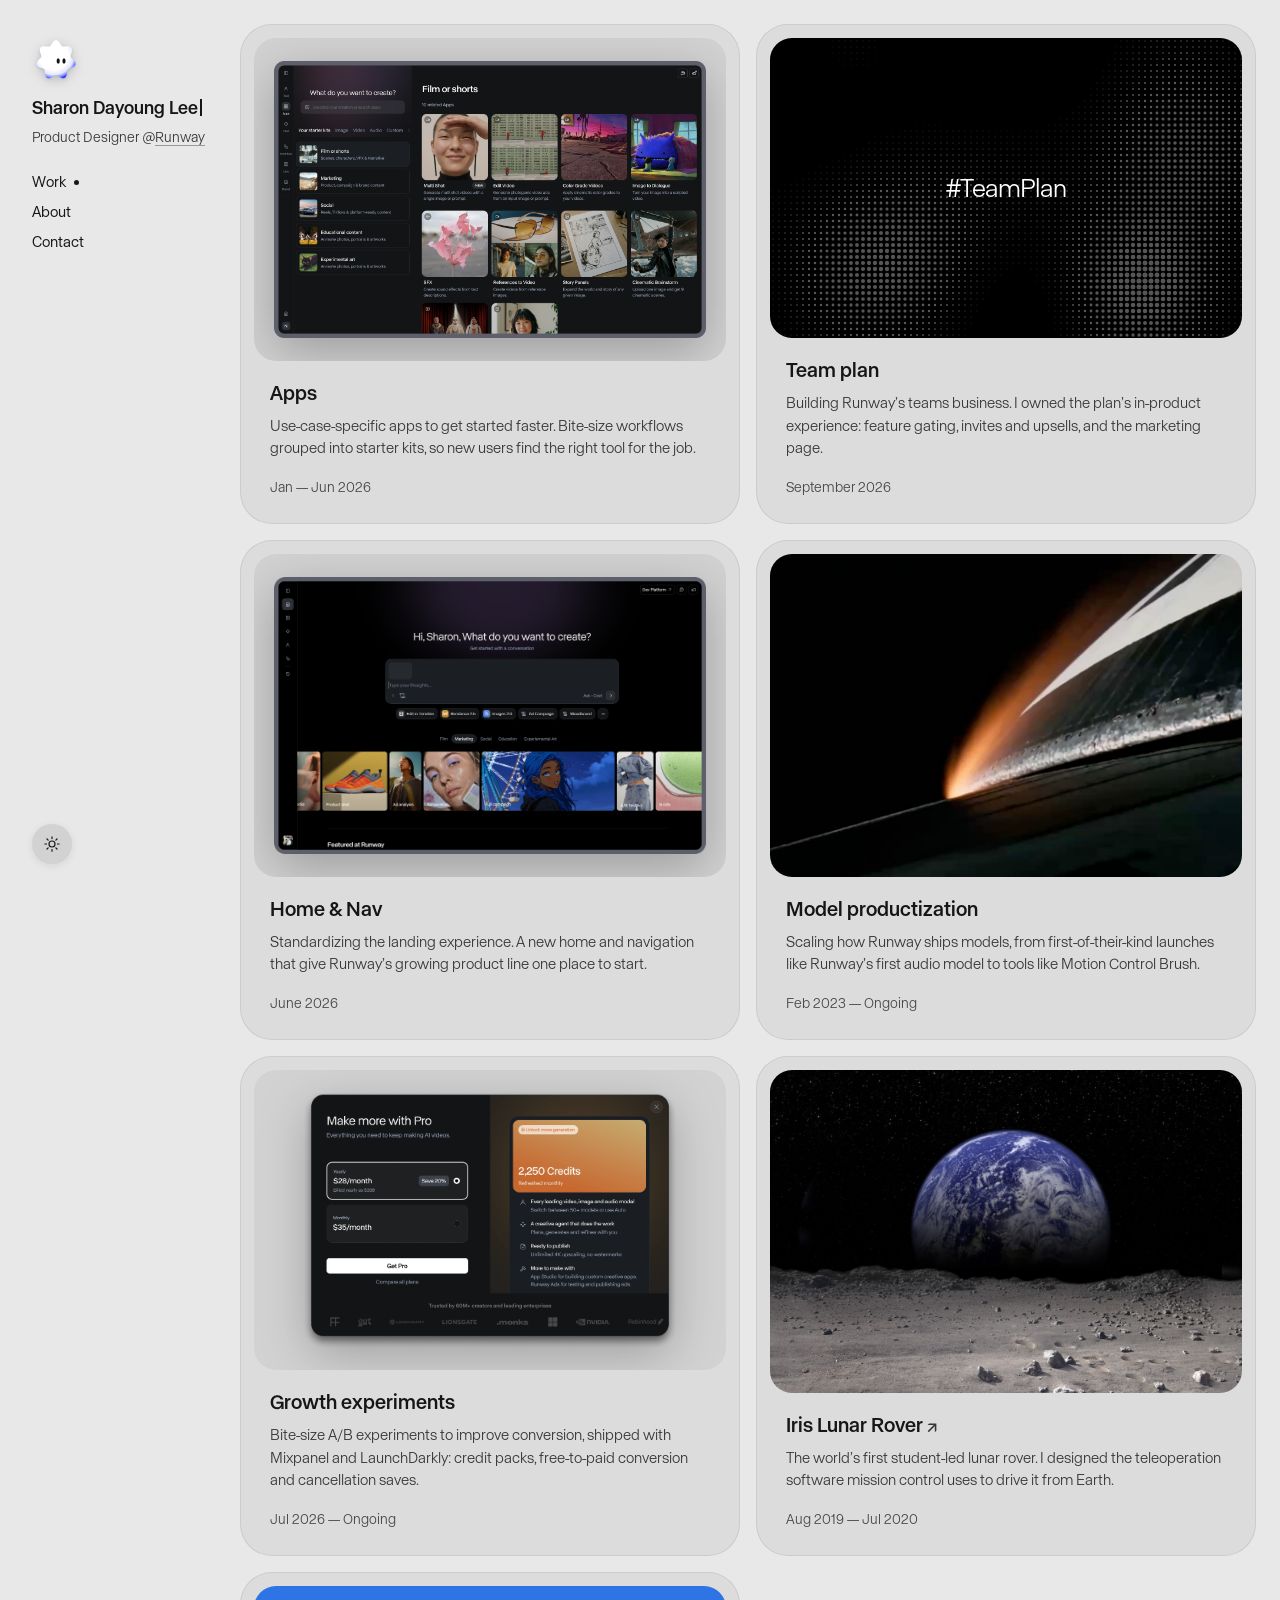
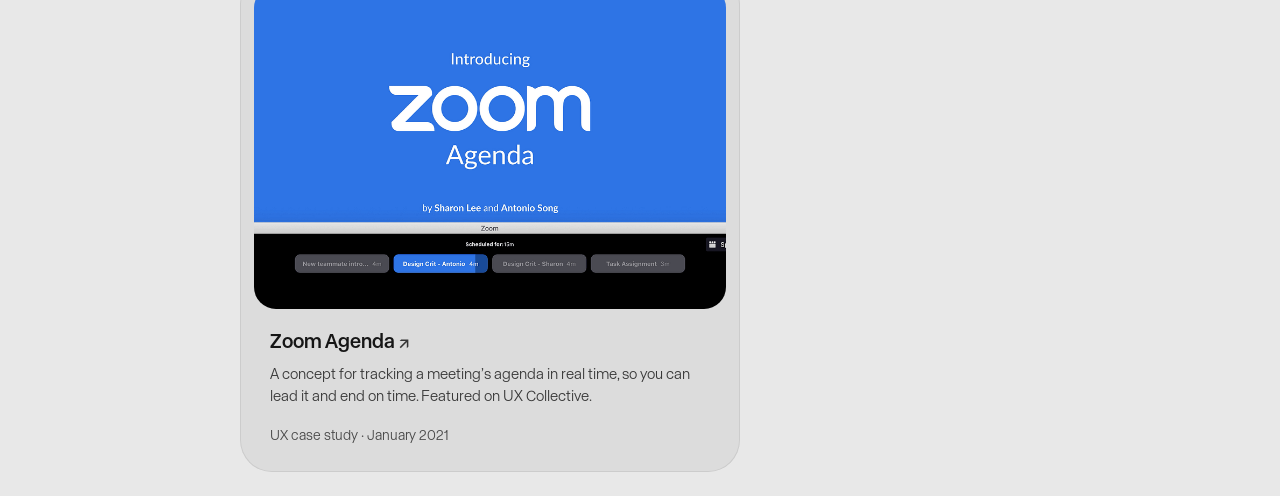
<file: index.html>
<!doctype html>
<html lang="en">
<head>
  <meta charset="utf-8">
  <meta name="viewport" content="width=device-width, initial-scale=1">
  <!-- Google Analytics -->
  <script async src="https://www.googletagmanager.com/gtag/js?id=G-CFSD6H3RYP"></script>
  <script>
    window.dataLayer = window.dataLayer || [];
    function gtag(){dataLayer.push(arguments);}
    gtag('js', new Date());
    gtag('config', 'G-CFSD6H3RYP');
  </script>
  <title>Sharon Dayoung Lee, Product Designer</title>
  <meta name="description" content="Sharon Dayoung Lee is a product designer at Runway. Portfolio of selected work: Team plan, Home &amp; Nav, model productization, growth experiments and the Iris Lunar Rover.">
  <link rel="canonical" href="https://dayoung.design/">
  <meta property="og:type" content="website">
  <meta property="og:site_name" content="Sharon Dayoung Lee">
  <meta property="og:title" content="Sharon Dayoung Lee, Product Designer">
  <meta property="og:description" content="Sharon Dayoung Lee is a product designer at Runway. Portfolio of selected work: Team plan, Home &amp; Nav, model productization, growth experiments and the Iris Lunar Rover.">
  <meta property="og:url" content="https://dayoung.design/">
  <meta name="twitter:card" content="summary">
  <link rel="preload" href="fonts/ABCNormal-Book.woff2" as="font" type="font/woff2" crossorigin>
  <link rel="preload" href="fonts/ABCNormal-Neutral.woff2" as="font" type="font/woff2" crossorigin>
  <link rel="icon" href="favicon.svg" type="image/svg+xml">
  <link rel="icon" href="favicon-32.png" type="image/png" sizes="32x32">
  <link rel="apple-touch-icon" href="apple-touch-icon.png">
  <link rel="stylesheet" href="style.css?v=mwy0cm21">
  <script>
    // Apply the saved theme (default: device setting) before first paint so there's no flash.
    try {
      var t = localStorage.getItem('theme');
      if (['ink', 'slate', 'glacier'].indexOf(t) < 0) t = matchMedia('(prefers-color-scheme: dark)').matches ? 'ink' : 'glacier'; // no saved choice: follow the device's light/dark setting
      document.documentElement.dataset.theme = t;
    } catch (e) { document.documentElement.dataset.theme = 'ink'; }
    document.documentElement.classList.add('no-anim');
  </script>
  <script type="application/ld+json">{"@context":"https://schema.org","@type":"Person","name":"Sharon Dayoung Lee","alternateName":"이다영","jobTitle":"Product Designer","worksFor":{"@type":"Organization","name":"Runway"},"url":"https://dayoung.design/"}</script>
</head>
<body>
  <aside class="sidebar">
    <div class="intro">
      <span class="mascot" aria-hidden="true">
        <svg viewBox="0 0 48 48" width="48" height="48">
          <defs>
            <radialGradient id="puffm" cx="44%" cy="40%" r="62%">
      <stop offset="0" stop-color="#ffffff"/>
      <stop offset=".62" stop-color="#ffffff"/>
      <stop offset=".82" stop-color="#e3e7ff"/>
      <stop offset=".94" stop-color="#7d8bff"/>
      <stop offset="1" stop-color="#2f3dff"/>
    </radialGradient>
          </defs>
          <g class="mascot-body">
            <path fill="url(#puffm)" d="M24.00 4.10 L24.89 4.24 L25.74 4.64 L26.54 5.26 L27.26 6.05 L27.89 6.94 L28.46 7.85 L28.97 8.70 L29.47 9.43 L29.98 10.01 L30.55 10.40 L31.21 10.60 L31.98 10.64 L32.86 10.57 L33.85 10.44 L34.91 10.32 L36.00 10.26 L37.07 10.33 L38.05 10.56 L38.90 10.98 L39.56 11.59 L40.00 12.37 L40.23 13.29 L40.23 14.30 L40.06 15.36 L39.77 16.41 L39.41 17.41 L39.06 18.35 L38.80 19.19 L38.67 19.95 L38.72 20.64 L38.97 21.28 L39.42 21.91 L40.02 22.56 L40.74 23.25 L41.50 24.00 L42.22 24.82 L42.83 25.70 L43.27 26.61 L43.46 27.53 L43.40 28.43 L43.07 29.26 L42.49 30.01 L41.70 30.64 L40.77 31.17 L39.77 31.59 L38.76 31.94 L37.81 32.25 L36.98 32.57 L36.31 32.94 L35.81 33.41 L35.46 34.01 L35.25 34.75 L35.12 35.63 L35.03 36.62 L34.91 37.68 L34.72 38.76 L34.42 39.78 L33.97 40.69 L33.37 41.42 L32.63 41.93 L31.78 42.19 L30.83 42.20 L29.84 41.99 L28.85 41.58 L27.89 41.06 L26.99 40.49 L26.16 39.94 L25.39 39.50 L24.68 39.20 L24.00 39.10 L23.32 39.20 L22.61 39.50 L21.84 39.94 L21.01 40.49 L20.11 41.06 L19.15 41.58 L18.16 41.99 L17.17 42.20 L16.22 42.19 L15.37 41.93 L14.63 41.42 L14.03 40.69 L13.58 39.78 L13.28 38.76 L13.09 37.68 L12.97 36.62 L12.88 35.63 L12.75 34.75 L12.54 34.01 L12.19 33.41 L11.69 32.94 L11.02 32.57 L10.19 32.25 L9.24 31.94 L8.23 31.59 L7.23 31.17 L6.30 30.64 L5.51 30.01 L4.93 29.26 L4.60 28.43 L4.54 27.53 L4.73 26.61 L5.17 25.70 L5.78 24.82 L6.50 24.00 L7.26 23.25 L7.98 22.56 L8.58 21.91 L9.03 21.28 L9.28 20.64 L9.33 19.95 L9.20 19.19 L8.94 18.35 L8.59 17.41 L8.23 16.41 L7.94 15.36 L7.77 14.30 L7.77 13.29 L8.00 12.37 L8.44 11.59 L9.10 10.98 L9.95 10.56 L10.93 10.33 L12.00 10.26 L13.09 10.32 L14.15 10.44 L15.14 10.57 L16.02 10.64 L16.79 10.60 L17.45 10.40 L18.02 10.01 L18.53 9.43 L19.03 8.70 L19.54 7.85 L20.11 6.94 L20.74 6.05 L21.46 5.26 L22.26 4.64 L23.11 4.24Z"/>
            <g class="mascot-face">
              <g class="mascot-eyes"><ellipse cx="26.2" cy="25" rx="1.6" ry="2.7" fill="#141414"/><ellipse cx="32" cy="25" rx="1.6" ry="2.7" fill="#141414"/></g>
            </g>
          </g>
        </svg>
      </span>
      <a class="name" href="#top" aria-label="Sharon Dayoung Lee"><span class="tw" data-words="Sharon Dayoung Lee|이다영" aria-hidden="true">Sharon Dayoung Lee</span></a>
      <!-- EDIT: your role / company / city -->
      <p class="role">Product Designer @<a href="https://runwayml.com" target="_blank" rel="noopener">Runway</a></p>
      <nav class="nav" id="site-nav">
        <a href="#top" class="active" aria-current="page">Work</a>
        <a href="about.html">About</a>
        <a href="mailto:gda6050@gmail.com" data-copy-email="gda6050@gmail.com">Contact</a>
      </nav>
    </div>
    <div class="sidebar-bottom">
      <!-- Theme slider: tap the sun to open, drag up for light, down for dark -->
      <div class="theme" id="theme">
        <div class="theme-track" role="slider" tabindex="0"
             aria-label="Color theme" aria-orientation="vertical"
             aria-valuemin="0" aria-valuemax="2" aria-valuenow="0">
          <div class="theme-ticks" aria-hidden="true"></div>
          <div class="theme-thumb" aria-hidden="true">
            <svg viewBox="0 0 24 24" width="18" height="18" fill="none" stroke="currentColor" stroke-width="1.6" stroke-linecap="round">
              <circle cx="12" cy="12" r="4"/>
              <path d="M12 2.5v2.2M12 19.3v2.2M2.5 12h2.2M19.3 12h2.2M5.3 5.3l1.6 1.6M17.1 17.1l1.6 1.6M5.3 18.7l1.6-1.6M17.1 6.9l1.6-1.6"/>
            </svg>
          </div>
        </div>
      </div>
    </div>
  </aside>

  <main id="top">
    <!--
      One card per project: screenshot on top, then title, description and caption.
      Each card links to its case study page in /work.
    -->
    <div class="grid">
      <a class="card project" href="work/apps.html">
        <div class="thumb"><img src="images/app-starter-kit-10-apps.png" alt="Runway Apps starter kits: Film or shorts with 10 related apps like Multi Shot, Edit Video and Color Grade Videos"></div>
        <div class="card-body">
          <h3>Apps</h3>
          <p>Use-case-specific apps to get started faster. Bite-size workflows grouped into starter kits, so new users find the right tool for the job.</p>
        </div>
        <p class="caption">Jan — Jun 2026</p>
      </a>

      <a class="card project" href="work/team-plan.html">
        <div class="thumb word-cover" data-halftone><span>#TeamPlan</span></div>
        <div class="card-body">
          <h3>Team plan</h3>
          <p>Building Runway’s teams business. I owned the plan’s in-product experience: feature gating, invites and upsells, and the marketing page.</p>
        </div>
        <p class="caption">September 2026</p>
      </a>

      <a class="card project" href="work/home-nav.html">
        <div class="thumb"><img src="images/hn-home.png?v=2" alt="Redesigned Runway home with a prompt box, quick actions and featured content"></div>
        <div class="card-body">
          <h3>Home &amp; Nav</h3>
          <p>Standardizing the landing experience. A new home and navigation that give Runway’s growing product line one place to start.</p>
        </div>
        <p class="caption">June 2026</p>
      </a>

      <a class="card project" href="work/model-productization.html">
        <div class="thumb bleed"><video src="images/mp-hero.mp4" poster="images/mp-hero-poster.jpg" preload="metadata" data-hover-play muted loop playsinline aria-label="Runway hero video"></video></div>
        <div class="card-body">
          <h3>Model productization</h3>
          <p>Scaling how Runway ships models, from first-of-their-kind launches like Runway’s first audio model to tools like Motion Control Brush.</p>
        </div>
        <p class="caption">Feb 2023 — Ongoing</p>
      </a>

      <a class="card project" href="work/growth-experiments.html">
        <div class="thumb"><img src="images/ge-pro-dialog.webp" alt="Make more with Pro upgrade dialog with yearly and monthly plan options"></div>
        <div class="card-body">
          <h3>Growth experiments</h3>
          <p>Bite-size A/B experiments to improve conversion, shipped with Mixpanel and LaunchDarkly: credit packs, free-to-paid conversion and cancellation saves.</p>
        </div>
        <p class="caption">Jul 2026 — Ongoing</p>
      </a>


      <a class="card project" href="work/iris.html">
        <div class="thumb bleed"><img src="images/iris-hero.jpg" alt="Earth rising over the lunar surface"></div>
        <div class="card-body">
          <h3>Iris Lunar Rover <span class="arrow">↗</span></h3>
          <p>The world’s first student-led lunar rover. I designed the teleoperation software mission control uses to drive it from Earth.</p>
        </div>
        <p class="caption">Aug 2019 — Jul 2020</p>
      </a>

      <a class="card project" href="https://uxdesign.cc/zoom-agenda-e4689dbc5fe4" target="_blank" rel="noopener">
        <div class="thumb bleed"><img src="images/zoom-agenda.png" alt="Introducing Zoom Agenda, by Sharon Lee and Antonio Song: a Zoom window with agenda items timed across the top"></div>
        <div class="card-body">
          <h3>Zoom Agenda <span class="arrow">↗</span></h3>
          <p>A concept for tracking a meeting’s agenda in real time, so you can lead it and end on time. Featured on UX Collective.</p>
        </div>
        <p class="caption">UX case study · January 2021</p>
      </a>
    </div>

    <!-- Phones only: the sidebar nav is behind the mascot, so contact links sit at the end of the page -->
    <footer class="home-contact">
      <a href="mailto:gda6050@gmail.com" data-copy-email="gda6050@gmail.com">Email</a>
      <a href="https://www.linkedin.com/in/sharon-dayoung/" target="_blank" rel="noopener">LinkedIn <span aria-hidden="true">↗</span></a>
    </footer>
  </main>

  <div class="toast" id="toast" role="status" aria-live="polite"></div>
  <script src="site.js?v=mwy0cm21"></script>
</body>
</html>
</file>
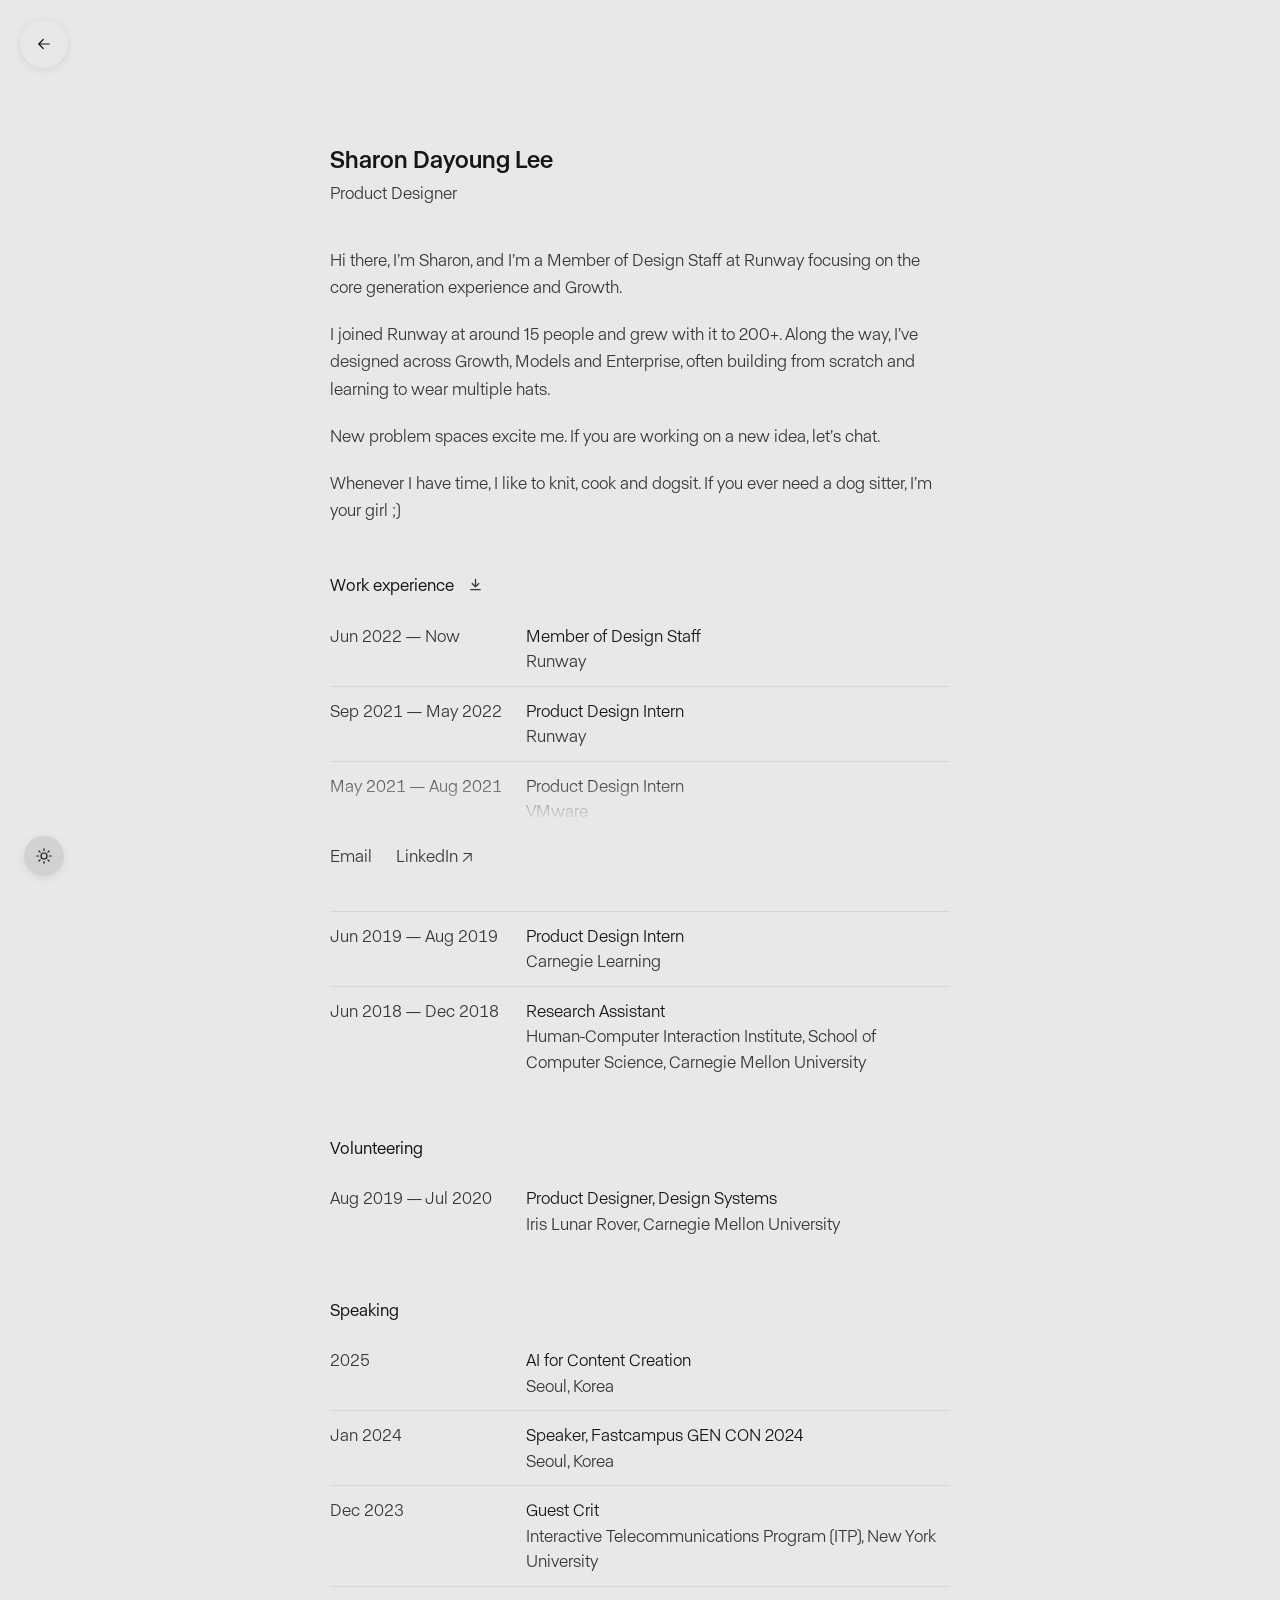
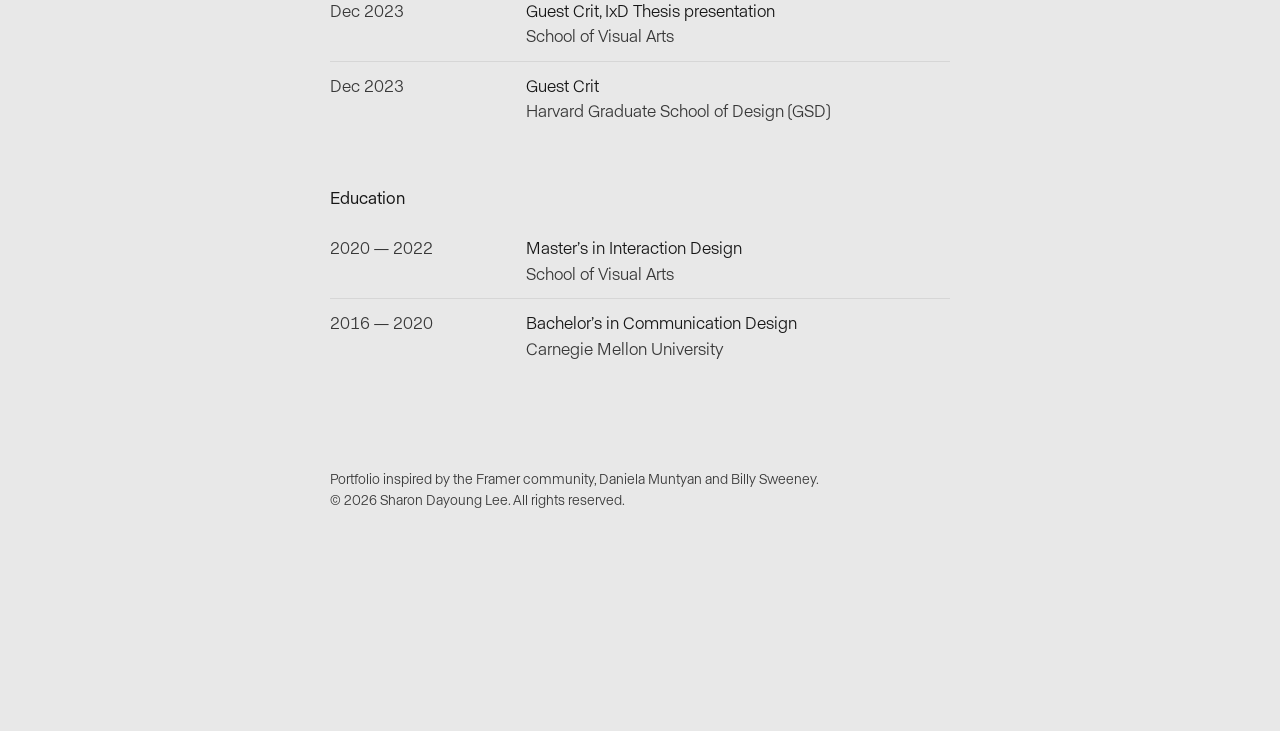
<file: about.html>
<!doctype html>
<html lang="en">
<head>
  <meta charset="utf-8">
  <meta name="viewport" content="width=device-width, initial-scale=1">
  <!-- Google Analytics -->
  <script async src="https://www.googletagmanager.com/gtag/js?id=G-CFSD6H3RYP"></script>
  <script>
    window.dataLayer = window.dataLayer || [];
    function gtag(){dataLayer.push(arguments);}
    gtag('js', new Date());
    gtag('config', 'G-CFSD6H3RYP');
  </script>
  <title>About · Sharon Dayoung Lee</title>
  <meta name="description" content="About Sharon Dayoung Lee, Member of Design Staff at Runway: work experience, speaking and education.">
  <link rel="canonical" href="https://dayoung.design/about.html">
  <meta property="og:type" content="website">
  <meta property="og:site_name" content="Sharon Dayoung Lee">
  <meta property="og:title" content="About · Sharon Dayoung Lee">
  <meta property="og:description" content="About Sharon Dayoung Lee, Member of Design Staff at Runway: work experience, speaking and education.">
  <meta property="og:url" content="https://dayoung.design/about.html">
  <meta name="twitter:card" content="summary">
  <link rel="preload" href="fonts/ABCNormal-Book.woff2" as="font" type="font/woff2" crossorigin>
  <link rel="preload" href="fonts/ABCNormal-Neutral.woff2" as="font" type="font/woff2" crossorigin>
  <link rel="icon" href="favicon.svg" type="image/svg+xml">
  <link rel="icon" href="favicon-32.png" type="image/png" sizes="32x32">
  <link rel="apple-touch-icon" href="apple-touch-icon.png">
  <link rel="stylesheet" href="style.css?v=mwy0cm21">
  <script>
    // Apply the saved theme (default: device setting) before first paint so there's no flash.
    try {
      var t = localStorage.getItem('theme');
      if (['ink', 'slate', 'glacier'].indexOf(t) < 0) t = matchMedia('(prefers-color-scheme: dark)').matches ? 'ink' : 'glacier'; // no saved choice: follow the device's light/dark setting
      document.documentElement.dataset.theme = t;
    } catch (e) { document.documentElement.dataset.theme = 'ink'; }
    document.documentElement.classList.add('no-anim');
  </script>
</head>
<body class="has-contact-bar">
  <a class="case-back" href="index.html" aria-label="Back to all work">
    <svg viewBox="0 0 24 24" width="18" height="18" fill="none" stroke="currentColor" stroke-width="1.6" stroke-linecap="round" stroke-linejoin="round" aria-hidden="true"><path d="M19 12H5M11 6l-6 6 6 6"/></svg>
  </a>
  <div class="case-theme">
      <!-- Theme slider: tap the sun to open, drag up for light, down for dark -->
      <div class="theme" id="theme">
        <div class="theme-track" role="slider" tabindex="0"
             aria-label="Color theme" aria-orientation="vertical"
             aria-valuemin="0" aria-valuemax="2" aria-valuenow="0">
          <div class="theme-ticks" aria-hidden="true"></div>
          <div class="theme-thumb" aria-hidden="true">
            <svg viewBox="0 0 24 24" width="18" height="18" fill="none" stroke="currentColor" stroke-width="1.6" stroke-linecap="round">
              <circle cx="12" cy="12" r="4"/>
              <path d="M12 2.5v2.2M12 19.3v2.2M2.5 12h2.2M19.3 12h2.2M5.3 5.3l1.6 1.6M17.1 17.1l1.6 1.6M5.3 18.7l1.6-1.6M17.1 6.9l1.6-1.6"/>
            </svg>
          </div>
        </div>
      </div>
  </div>

  <div class="case-bg" aria-hidden="true"></div>
  <main class="case about-page">

    <header class="case-hero">
      <h1>Sharon Dayoung Lee</h1>
      <p class="case-sub">Product Designer</p>
    </header>

    <section class="about">
      <p class="muted">
        Hi there, I’m Sharon, and I’m a Member of Design Staff at Runway focusing on the core generation experience and Growth.
      </p>
      <p class="muted">
        I joined Runway at around 15 people and grew with it to 200+. Along the way, I’ve designed across Growth, Models and Enterprise, often building from scratch and learning to wear multiple hats.
      </p>
      <p class="muted">
        New problem spaces excite me. If you are working on a new idea, let’s chat.
      </p>
      <p class="muted">
        Whenever I have time, I like to knit, cook and dogsit. If you ever need a dog sitter, I’m your girl ;)
      </p>
      <div class="cv">
        <h3>Work experience <a class="cv-download" href="Sharon_Lee_Resume.pdf" download="Sharon_Lee_Resume.pdf" aria-label="Download resume (PDF)" title="Download resume (PDF)"><svg viewBox="0 0 16 16" width="15" height="15" aria-hidden="true"><path d="M8 2.5v8M4.5 7 8 10.5 11.5 7M3 13.5h10" fill="none" stroke="currentColor" stroke-width="1.4" stroke-linecap="round" stroke-linejoin="round"/></svg></a></h3>
        <ul>
          <li><span class="cv-date">Jun 2022 — Now</span><span class="cv-what"><span class="cv-title">Member of Design Staff</span><span class="cv-org">Runway</span></span></li>
          <li><span class="cv-date">Sep 2021 — May 2022</span><span class="cv-what"><span class="cv-title">Product Design Intern</span><span class="cv-org">Runway</span></span></li>
          <li><span class="cv-date">May 2021 — Aug 2021</span><span class="cv-what"><span class="cv-title">Product Design Intern</span><span class="cv-org">VMware</span></span></li>
          <li><span class="cv-date">Sep 2020 — Dec 2020</span><span class="cv-what"><span class="cv-title">Product Design Intern</span><span class="cv-org">Deloitte Digital</span></span></li>
          <li><span class="cv-date">Jun 2019 — Aug 2019</span><span class="cv-what"><span class="cv-title">Product Design Intern</span><span class="cv-org">Carnegie Learning</span></span></li>
          <li><span class="cv-date">Jun 2018 — Dec 2018</span><span class="cv-what"><span class="cv-title">Research Assistant</span><span class="cv-org">Human-Computer Interaction Institute, School of Computer Science, Carnegie Mellon University</span></span></li>
        </ul>
      </div>
      <div class="cv">
        <h3>Volunteering</h3>
        <ul>
          <li><span class="cv-date">Aug 2019 — Jul 2020</span><span class="cv-what"><span class="cv-title">Product Designer, Design Systems</span><span class="cv-org">Iris Lunar Rover, Carnegie Mellon University</span></span></li>
        </ul>
      </div>
      <div class="cv">
        <h3>Speaking</h3>
        <ul>
          <li><span class="cv-date">2025</span><span class="cv-what"><span class="cv-title">AI for Content Creation</span><span class="cv-org">Seoul, Korea</span></span></li>
          <li><span class="cv-date">Jan 2024</span><span class="cv-what"><span class="cv-title">Speaker, Fastcampus GEN CON 2024</span><span class="cv-org">Seoul, Korea</span></span></li>
          <li><span class="cv-date">Dec 2023</span><span class="cv-what"><span class="cv-title">Guest Crit</span><span class="cv-org">Interactive Telecommunications Program (ITP), New York University</span></span></li>
          <li><span class="cv-date">Dec 2023</span><span class="cv-what"><span class="cv-title">Guest Crit, IxD Thesis presentation</span><span class="cv-org">School of Visual Arts</span></span></li>
          <li><span class="cv-date">Dec 2023</span><span class="cv-what"><span class="cv-title">Guest Crit</span><span class="cv-org">Harvard Graduate School of Design (GSD)</span></span></li>
        </ul>
      </div>
      <div class="cv">
        <h3>Education</h3>
        <ul>
          <li><span class="cv-date">2020 — 2022</span><span class="cv-what"><span class="cv-title">Master’s in Interaction Design</span><span class="cv-org">School of Visual Arts</span></span></li>
          <li><span class="cv-date">2016 — 2020</span><span class="cv-what"><span class="cv-title">Bachelor’s in Communication Design</span><span class="cv-org">Carnegie Mellon University</span></span></li>
        </ul>
      </div>
      <p class="about-credit">Portfolio inspired by the Framer community, Daniela Muntyan and Billy Sweeney.<br>© 2026 Sharon Dayoung Lee. All rights reserved.</p>
    </section>

  </main>

  <footer class="contact-bar">
    <div class="contact-bar-inner">
      <a href="mailto:gda6050@gmail.com" data-copy-email="gda6050@gmail.com">Email</a>
      <a href="https://www.linkedin.com/in/sharon-dayoung/" target="_blank" rel="noopener">LinkedIn <span aria-hidden="true">↗</span></a>
    </div>
  </footer>
  <div class="toast" id="toast" role="status" aria-live="polite"></div>
  <script src="site.js?v=mwy0cm21"></script>
</body>
</html>
</file>
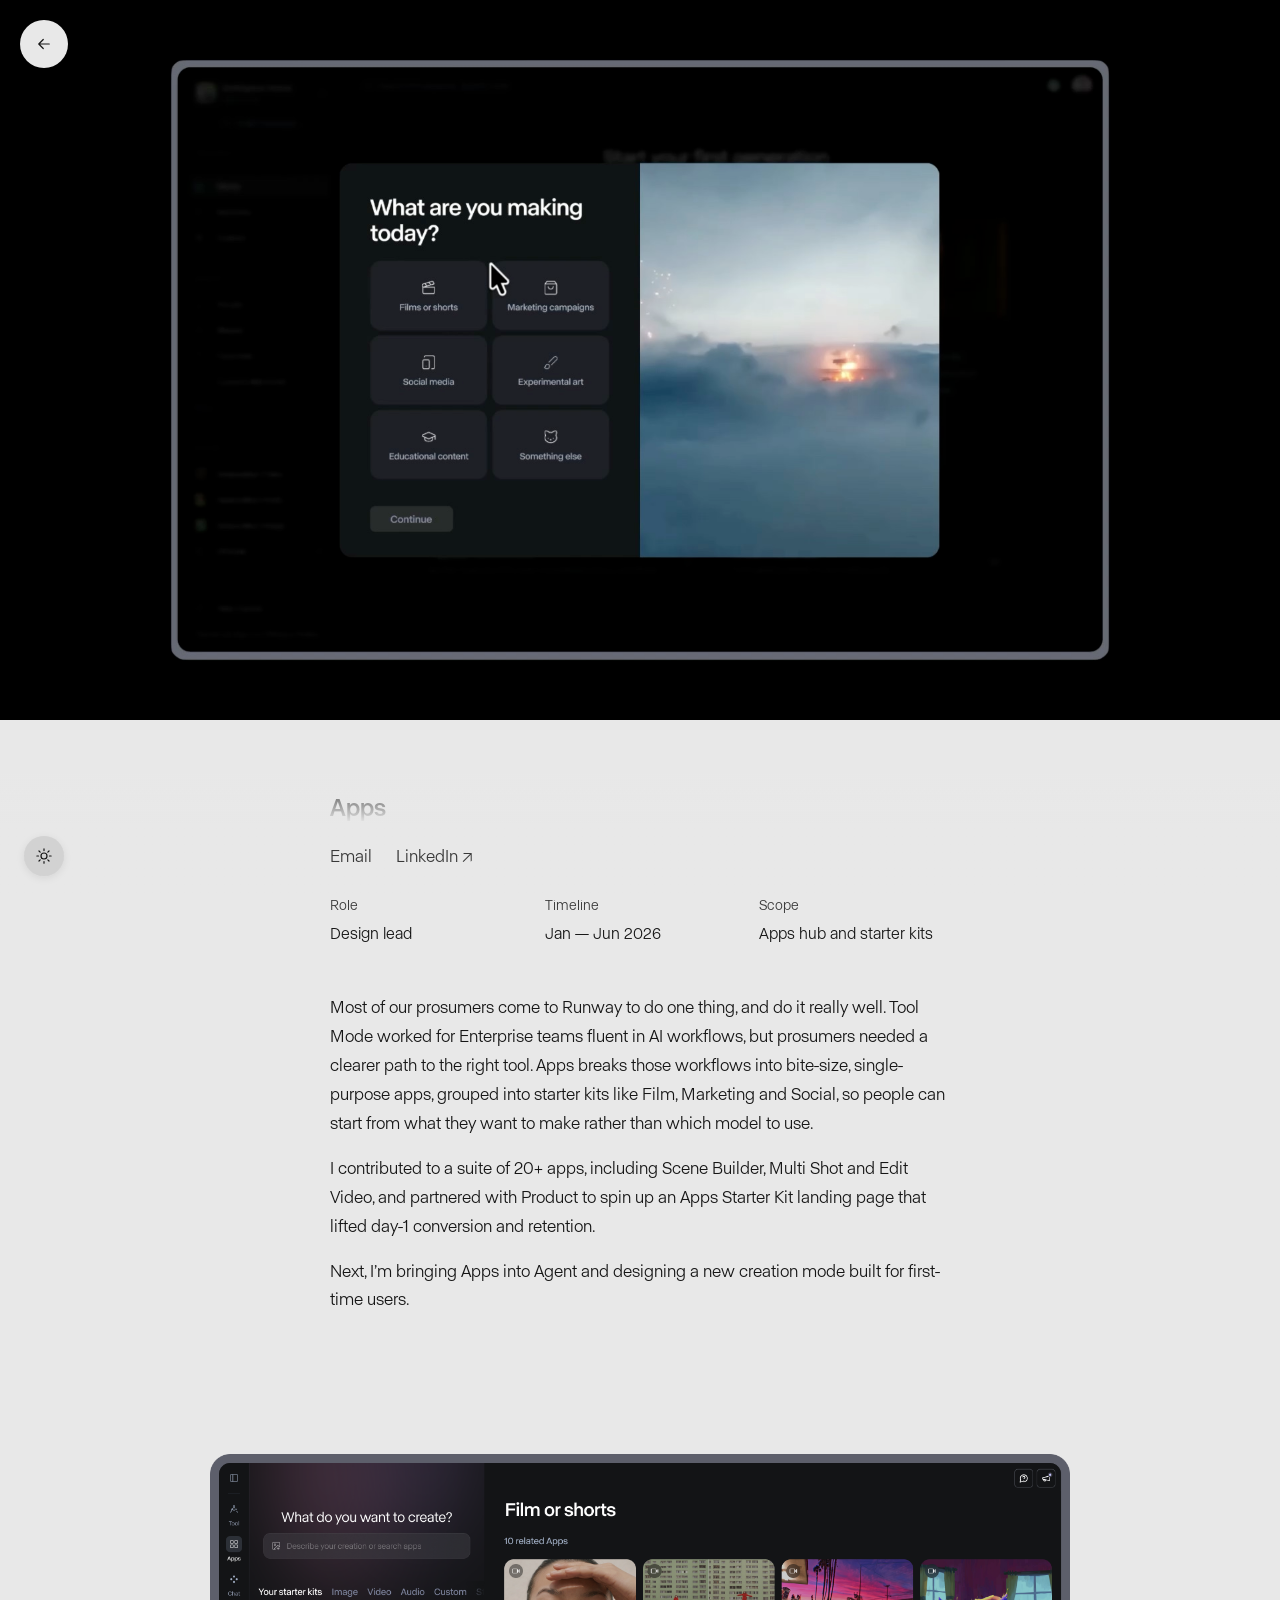
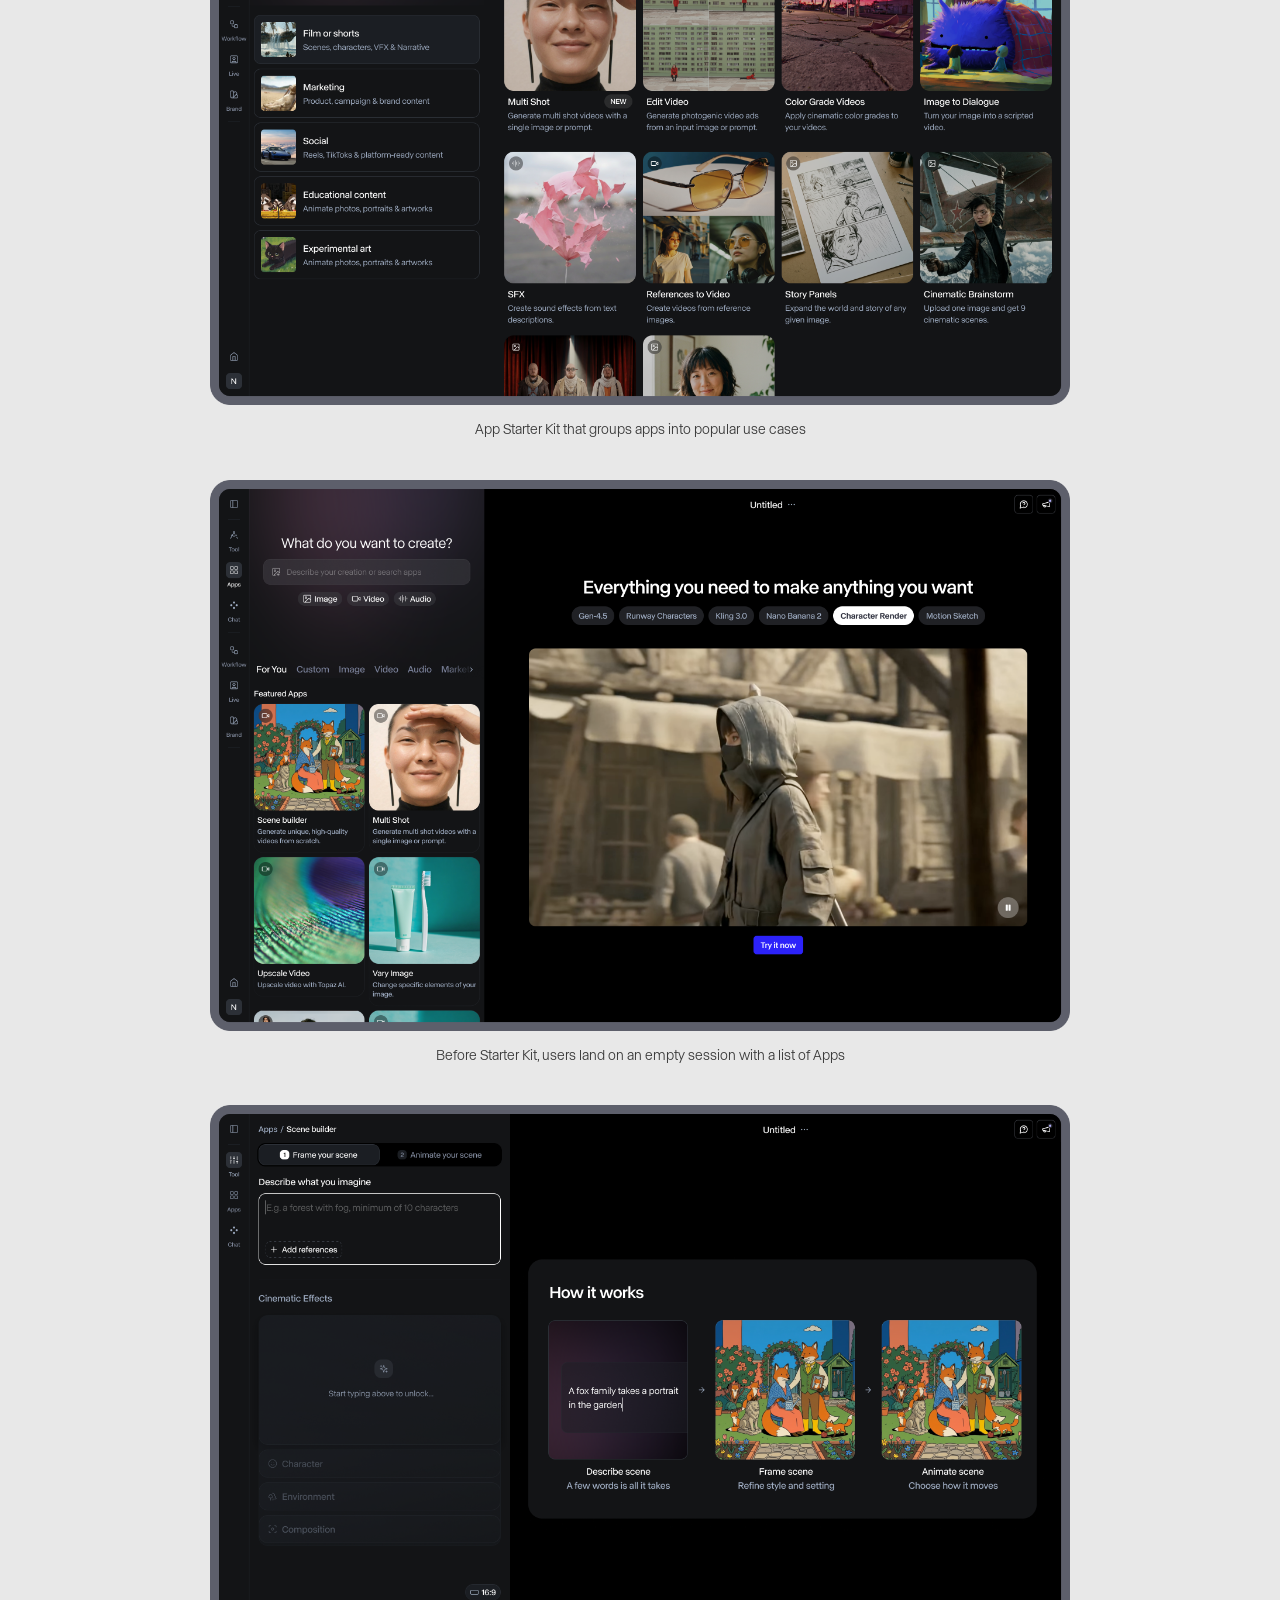
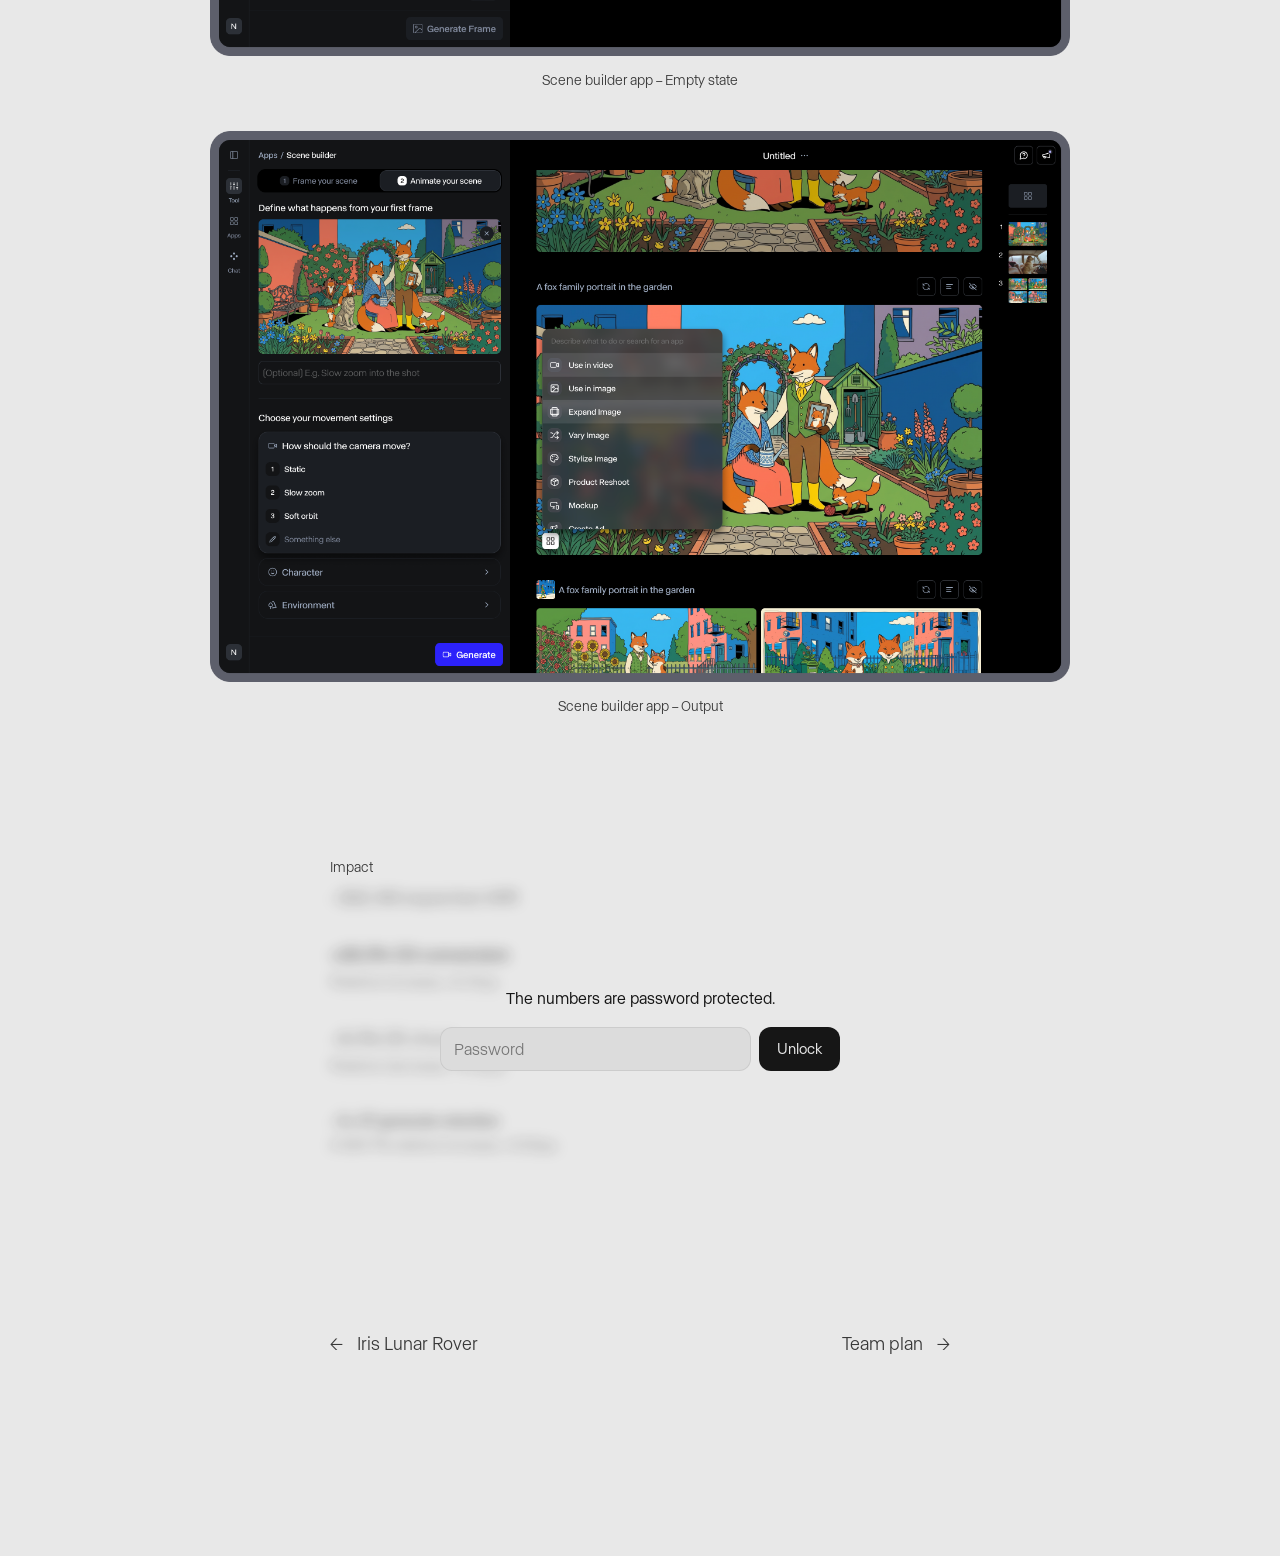
<file: work/apps.html>
<!doctype html>
<html lang="en">
<head>
  <meta charset="utf-8">
  <meta name="viewport" content="width=device-width, initial-scale=1">
  <!-- Google Analytics -->
  <script async src="https://www.googletagmanager.com/gtag/js?id=G-CFSD6H3RYP"></script>
  <script>
    window.dataLayer = window.dataLayer || [];
    function gtag(){dataLayer.push(arguments);}
    gtag('js', new Date());
    gtag('config', 'G-CFSD6H3RYP');
  </script>
  <title>Apps · Sharon Dayoung Lee</title>
  <meta name="description" content="Apps: Use-case-specific apps to get started faster. A case study by Sharon Dayoung Lee, product designer at Runway.">
  <meta name="robots" content="noindex">
  <link rel="canonical" href="https://dayoung.design/work/apps.html">
  <meta property="og:type" content="website">
  <meta property="og:site_name" content="Sharon Dayoung Lee">
  <meta property="og:title" content="Apps · Sharon Dayoung Lee">
  <meta property="og:description" content="Apps: Use-case-specific apps to get started faster. A case study by Sharon Dayoung Lee, product designer at Runway.">
  <meta property="og:url" content="https://dayoung.design/work/apps.html">
  <meta name="twitter:card" content="summary">
  <link rel="preload" href="../fonts/ABCNormal-Book.woff2" as="font" type="font/woff2" crossorigin>
  <link rel="preload" href="../fonts/ABCNormal-Neutral.woff2" as="font" type="font/woff2" crossorigin>
  <link rel="icon" href="../favicon.svg" type="image/svg+xml">
  <link rel="icon" href="../favicon-32.png" type="image/png" sizes="32x32">
  <link rel="apple-touch-icon" href="../apple-touch-icon.png">
  <link rel="stylesheet" href="../style.css?v=mwy0cm21">
  <script>
    // Apply the saved theme (default: device setting) before first paint so there's no flash.
    try {
      var t = localStorage.getItem('theme');
      if (['ink', 'slate', 'glacier'].indexOf(t) < 0) t = matchMedia('(prefers-color-scheme: dark)').matches ? 'ink' : 'glacier'; // no saved choice: follow the device's light/dark setting
      document.documentElement.dataset.theme = t;
    } catch (e) { document.documentElement.dataset.theme = 'ink'; }
    document.documentElement.classList.add('no-anim');
  </script>
</head>
<body class="has-contact-bar">
  <a class="case-back" href="../index.html" aria-label="Back to all work">
    <svg viewBox="0 0 24 24" width="18" height="18" fill="none" stroke="currentColor" stroke-width="1.6" stroke-linecap="round" stroke-linejoin="round" aria-hidden="true"><path d="M19 12H5M11 6l-6 6 6 6"/></svg>
  </a>
  <div class="case-theme">
      <!-- Theme slider: tap the sun to open, drag up for light, down for dark -->
      <div class="theme" id="theme">
        <div class="theme-track" role="slider" tabindex="0"
             aria-label="Color theme" aria-orientation="vertical"
             aria-valuemin="0" aria-valuemax="2" aria-valuenow="0">
          <div class="theme-ticks" aria-hidden="true"></div>
          <div class="theme-thumb" aria-hidden="true">
            <svg viewBox="0 0 24 24" width="18" height="18" fill="none" stroke="currentColor" stroke-width="1.6" stroke-linecap="round">
              <circle cx="12" cy="12" r="4"/>
              <path d="M12 2.5v2.2M12 19.3v2.2M2.5 12h2.2M19.3 12h2.2M5.3 5.3l1.6 1.6M17.1 17.1l1.6 1.6M5.3 18.7l1.6-1.6M17.1 6.9l1.6-1.6"/>
            </svg>
          </div>
        </div>
      </div>
  </div>

  <div class="case-bg" aria-hidden="true"></div>
  <main class="case wide-shots">

    <div class="case-banner bleed fit"><video src="../images/apps-starter-kit.mp4" poster="../images/apps-starter-kit-poster.jpg" autoplay muted loop playsinline aria-label="Apps starter kit flow: What are you making today? with Films or shorts, Marketing campaigns, Social media and more"></video></div>


    <header class="case-hero">
      <h1>Apps</h1>
      <p class="case-sub">Use-case-specific apps to get started faster</p>
      <dl class="meta">
        <div><dt>Role</dt><dd>Design lead</dd></div>
        <div><dt>Timeline</dt><dd>Jan — Jun 2026</dd></div>
        <div><dt>Scope</dt><dd>Apps hub and starter kits</dd></div>
      </dl>
    </header>

    <section class="block tight">
      <p class="summary">Most of our prosumers come to Runway to do one thing, and do it really well. Tool Mode worked for Enterprise teams fluent in AI workflows, but prosumers needed a clearer path to the right tool. Apps breaks those workflows into bite-size, single-purpose apps, grouped into starter kits like Film, Marketing and Social, so people can start from what they want to make rather than which model to use.</p>
      <p class="summary">I contributed to a suite of 20+ apps, including Scene Builder, Multi Shot and Edit Video, and partnered with Product to spin up an Apps Starter Kit landing page that lifted day-1 conversion and retention.</p>
      <p class="summary">Next, I’m bringing Apps into Agent and designing a new creation mode built for first-time users.</p>
    </section>

    <section class="showcase">
      <figure class="shot">
        <img src="../images/app-starter-kit-10-apps.png" alt="Runway Apps starter kits: Film or shorts with 10 related apps like Multi Shot, Edit Video and Color Grade Videos" loading="lazy">
        <figcaption>App Starter Kit that groups apps into popular use cases</figcaption>
      </figure>
      <figure class="shot">
        <img src="../images/apps-before-starter-kit.png" alt="Before Starter Kit: an empty session with a What do you want to create prompt, Featured Apps like Scene builder and Multi Shot, and a model showcase" loading="lazy">
        <figcaption>Before Starter Kit, users land on an empty session with a list of Apps</figcaption>
      </figure>
      <figure class="shot">
        <img src="../images/apps-scene-empty.png" alt="Scene builder empty state: Frame your scene with a prompt field, and How it works in three steps, Describe, Frame and Animate" loading="lazy">
        <figcaption>Scene builder app – Empty state</figcaption>
      </figure>
      <figure class="shot">
        <img src="../images/apps-scene-output.png" alt="Scene builder output: Animate your scene with camera movement options, a fox family garden frame and an app menu with Use in video, Expand Image and more" loading="lazy">
        <figcaption>Scene builder app – Output</figcaption>
      </figure>
    </section>

    <section class="showcase lock-section" data-salt="9sKMxvh51h+yhNfbokn3Rg==" data-iv="Xz6k07il+GxfVRe2" data-iter="600000" data-ct="kOMf7Do1z3sZKQXcGe6fWzBOf34zZxUiXRBDLIMs8kr5QZcHXU30NDVz8s/bDF8rh5bDb609w1VpQLszlbDcL/4i03Gskf9uouE4MiYPLVRPFcFOcNLxmfep6YP0IgmHLyC+WQQTShNGMSRq6sK/oNf5tcIoQzwDaSTdPaqnDfq8DQ2ZBrjusZvQBFp/fVazopTFE1i6qepf50mUG9NFCKbNDsOXxOf0abKjk8HnuyZq8DipcxbPf+hQb1ojYBePD4u61nMBPt0Eg/ZBMP4TVHHaMOzjmvSWs7UfcOGVJ/STQ2klRHf29mIL5ZLIhXOZPQ7wxB1FcuBjgKbbACcsIQUZ9eKcK5jOu37biQDyKXTKT/GGy8MjsWbAkQddXPYGcko6UH5Z9XvCdFz5yzSvPs2X4GrhT7T1prw6t72Xl6e3D2eMvscDDELxR6/ubYUf14BD7cRjp2d4ms6veyt+vA+clVzY1JqMsO7E0Zho/pZue+IQ8NR+PgyuK9Sq7hQSS4sDZgLVMlgMxlf6lPoPolsh55hN6HfFUVGaRD8vNKqTr25fZQ8iSp7L7+TTYxpYc51BTxQo2GbSNW9BXKWZIi+/tQ==">
      <div class="showcase-text"><p class="label">Impact</p></div>
      <div class="lock-peek">
        <div class="lock-teaser" aria-hidden="true" inert>
      <div class="showcase-text">
        <h8>~$62.4M expected ARR</h0>
      </div>
      <div class="cols showcase-text">
        <div><h4>+28.3% D3 conversion</h3><p>Relative increase, +6.37pp.</p></div>
        <div><h8>−8.0% D5 churn</h2><p>Relative decrease, −6.52pp.</p></div>
        <div><h5>~3× D7 generate retention</h7><p>A 584.7% relative increase, +5.83pp.</p></div>
      </div>
        </div>
        <div class="lock-inline">
          <p class="lock-note">The numbers are password protected.</p>
          <form class="lock-form" autocomplete="on">
          <input type="password" name="password" placeholder="Password" aria-label="Password" autocomplete="current-password" required>
          <button type="submit">Unlock</button>
        </form>
        <p class="lock-error" role="alert" hidden>That’s not it. Try again.</p>
        </div>
      </div>
    </section>

    <nav class="pager" aria-label="More projects">

      <a class="prev" href="iris.html"><span class="pager-arrow" aria-hidden="true">←</span><strong><span class="visually-hidden">Previous project: </span>Iris Lunar Rover</strong></a>

      <a class="next" href="team-plan.html"><strong><span class="visually-hidden">Next project: </span>Team plan</strong><span class="next-arrow" aria-hidden="true">→</span></a>

    </nav>

  </main>

  <footer class="contact-bar">
    <div class="contact-bar-inner">
      <a href="mailto:gda6050@gmail.com" data-copy-email="gda6050@gmail.com">Email</a>
      <a href="https://www.linkedin.com/in/sharon-dayoung/" target="_blank" rel="noopener">LinkedIn <span aria-hidden="true">↗</span></a>
    </div>
  </footer>
  <div class="toast" id="toast" role="status" aria-live="polite"></div>
  <script src="../site.js?v=mwy0cm21"></script>
</body>
</html>
</file>
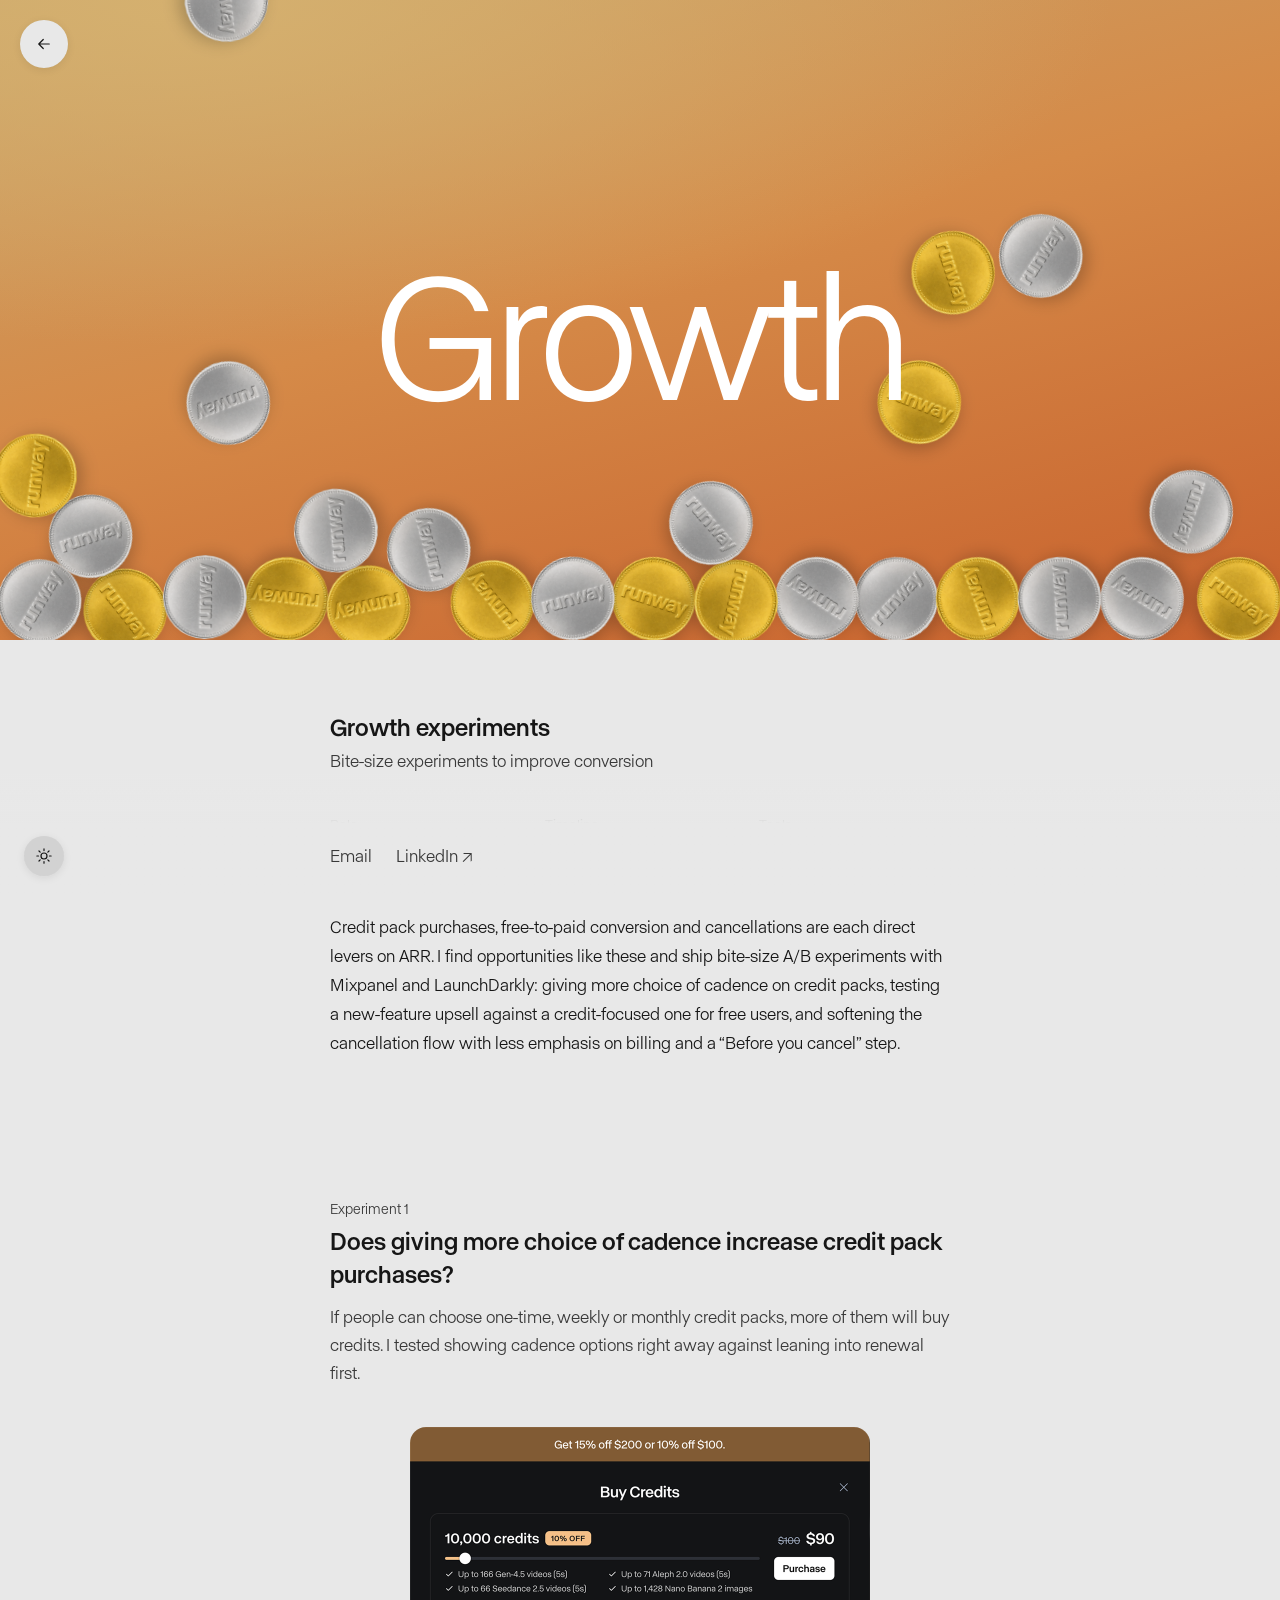
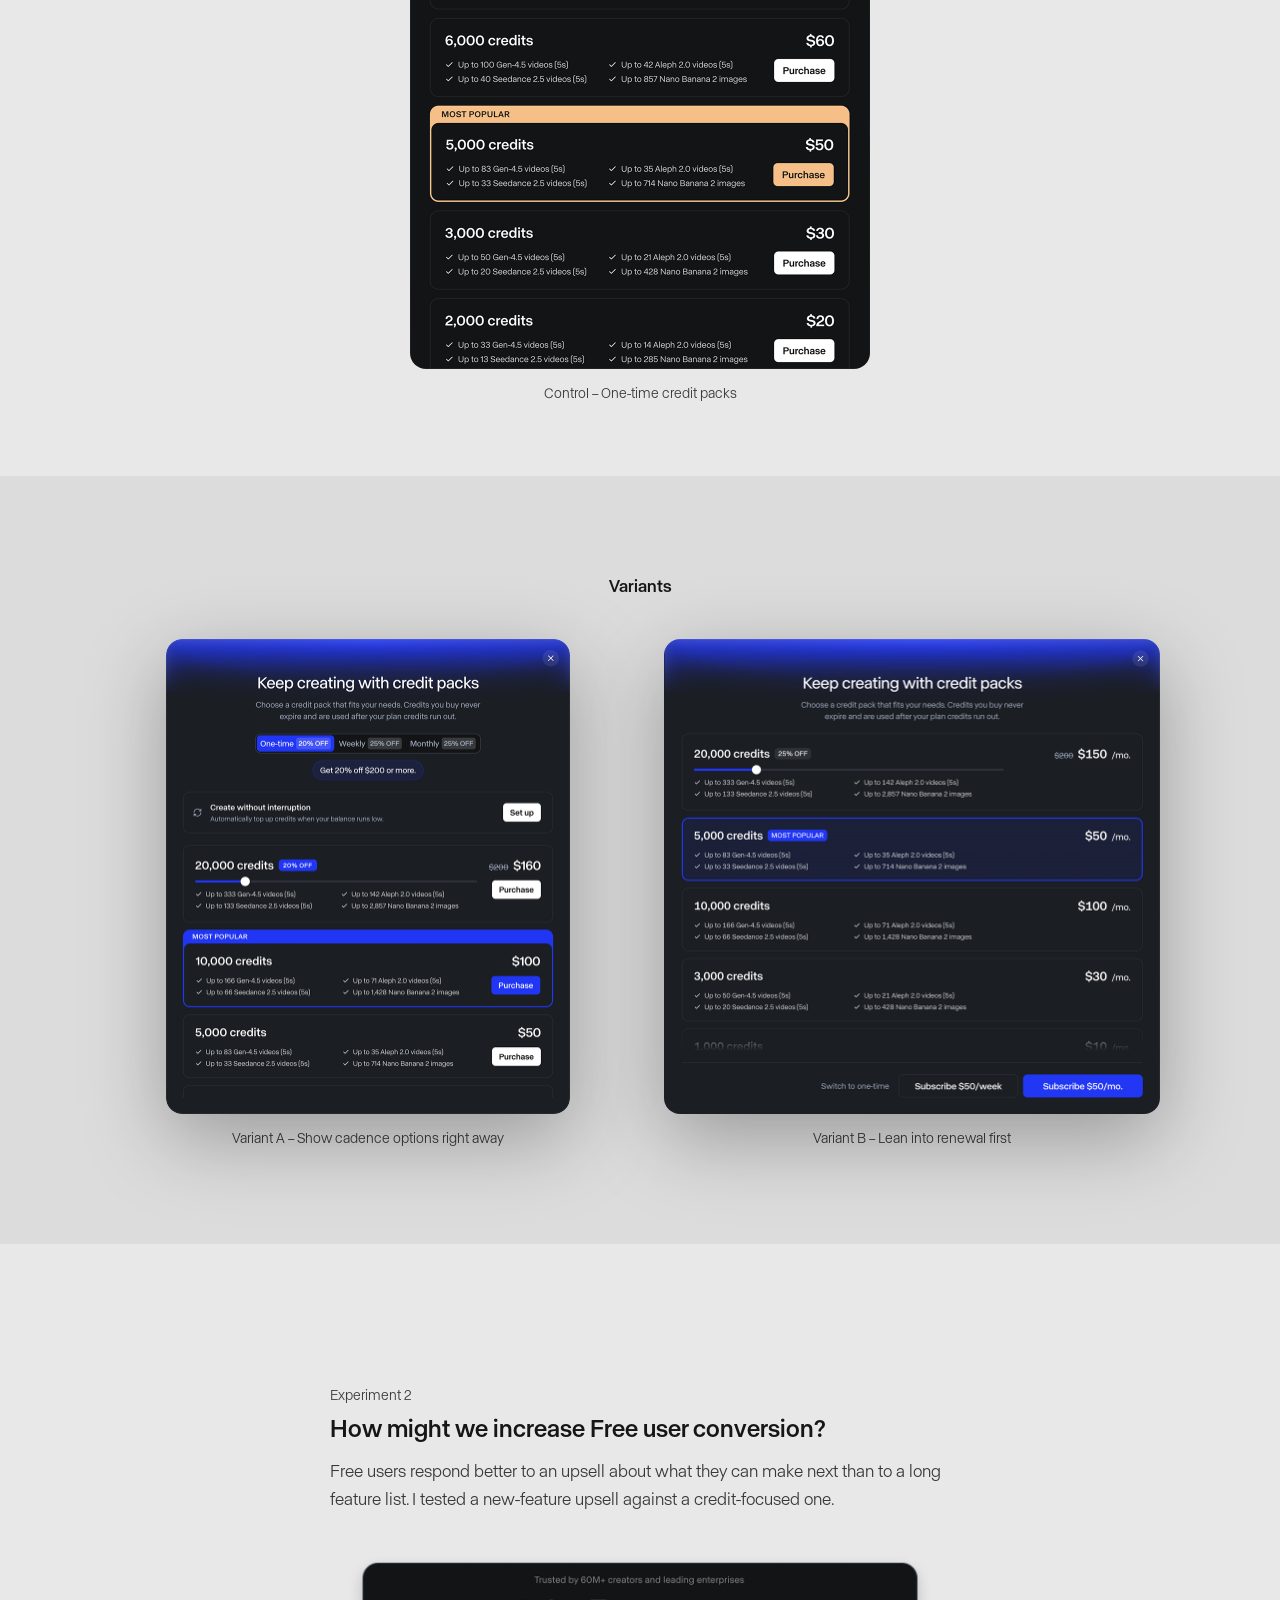
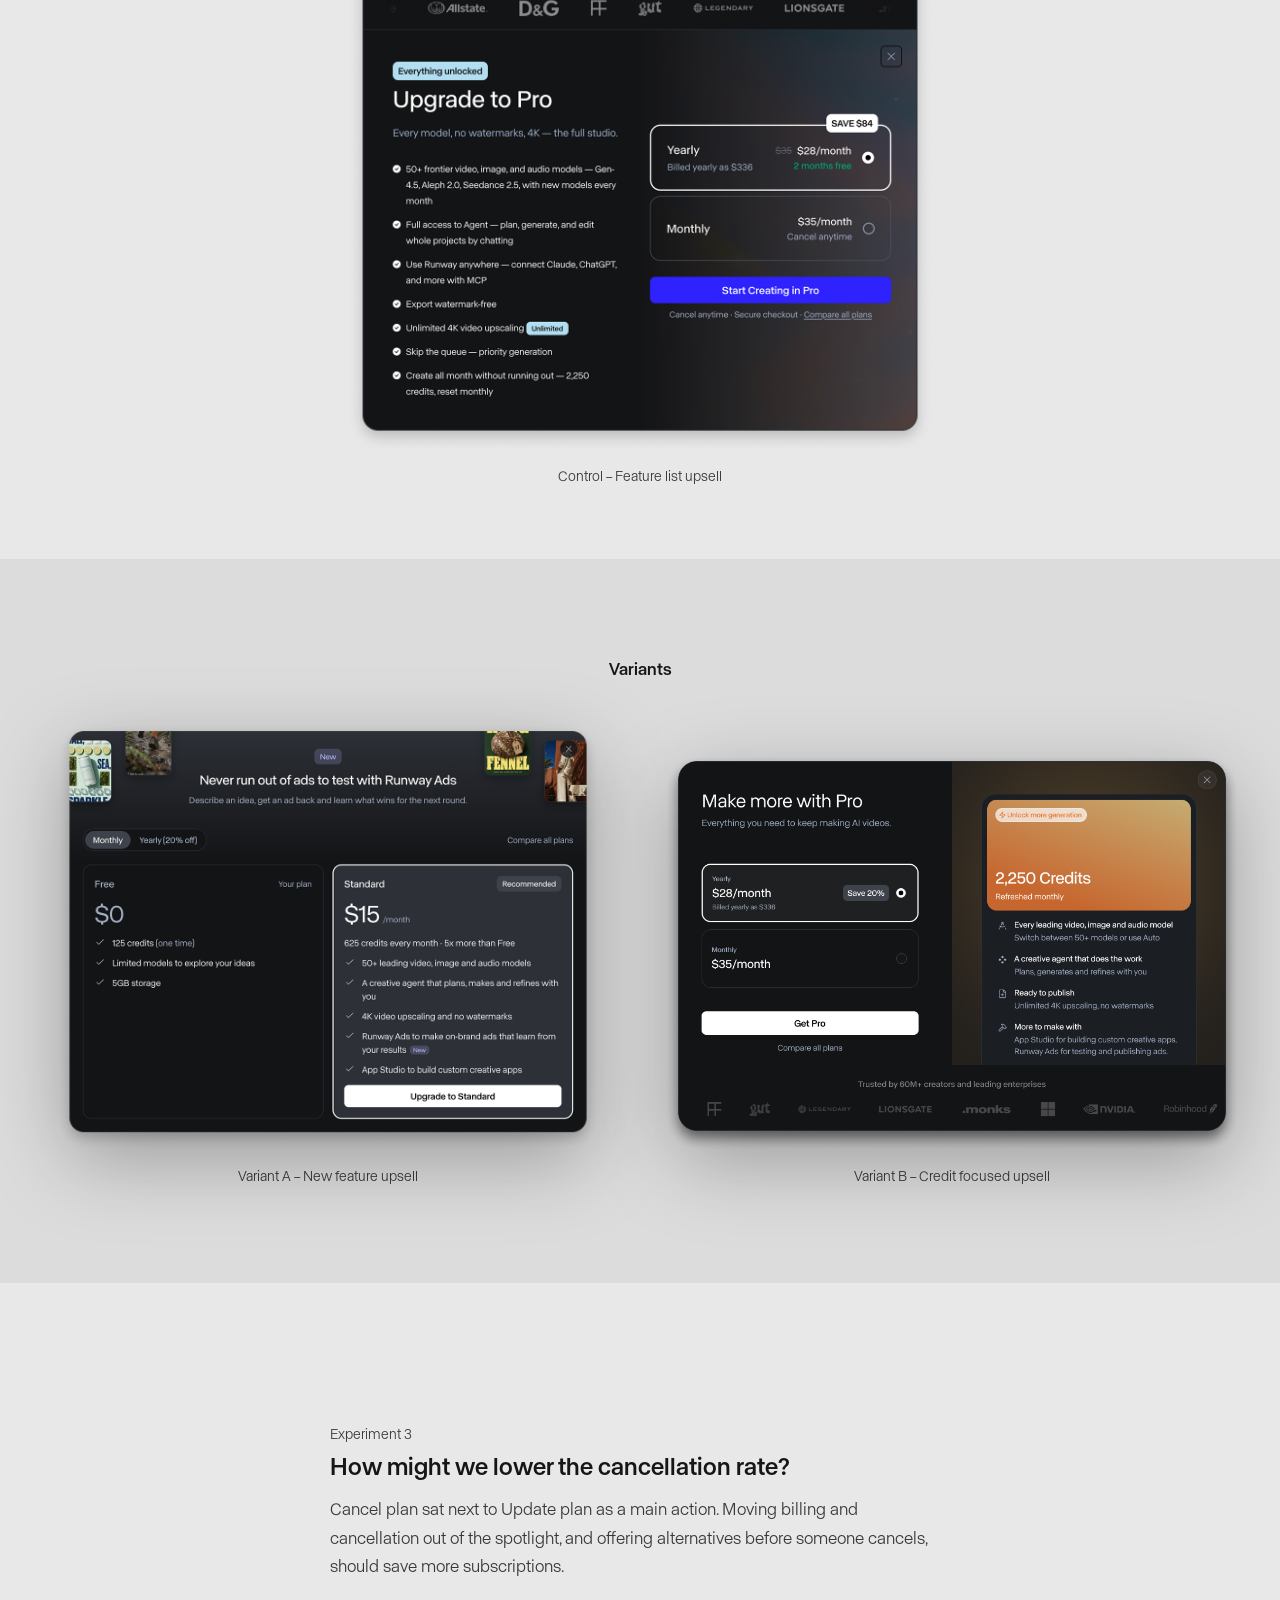
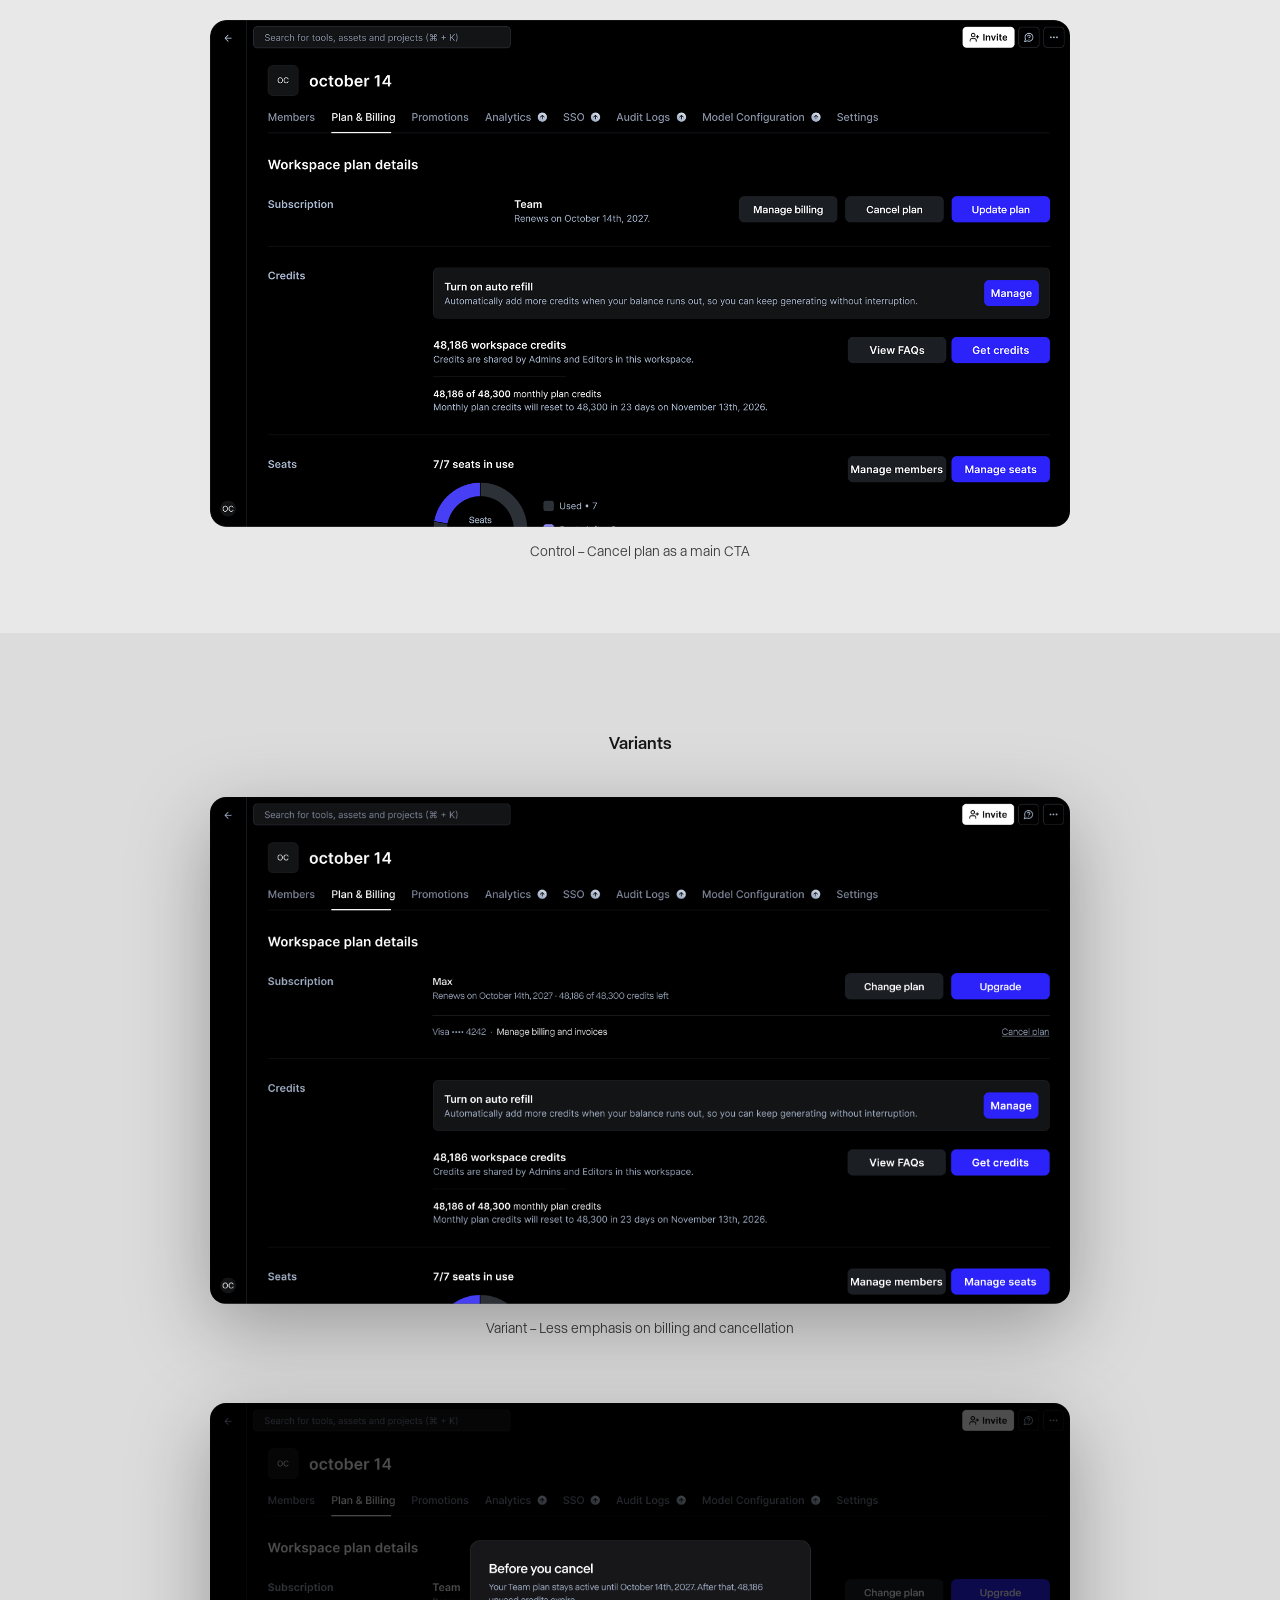
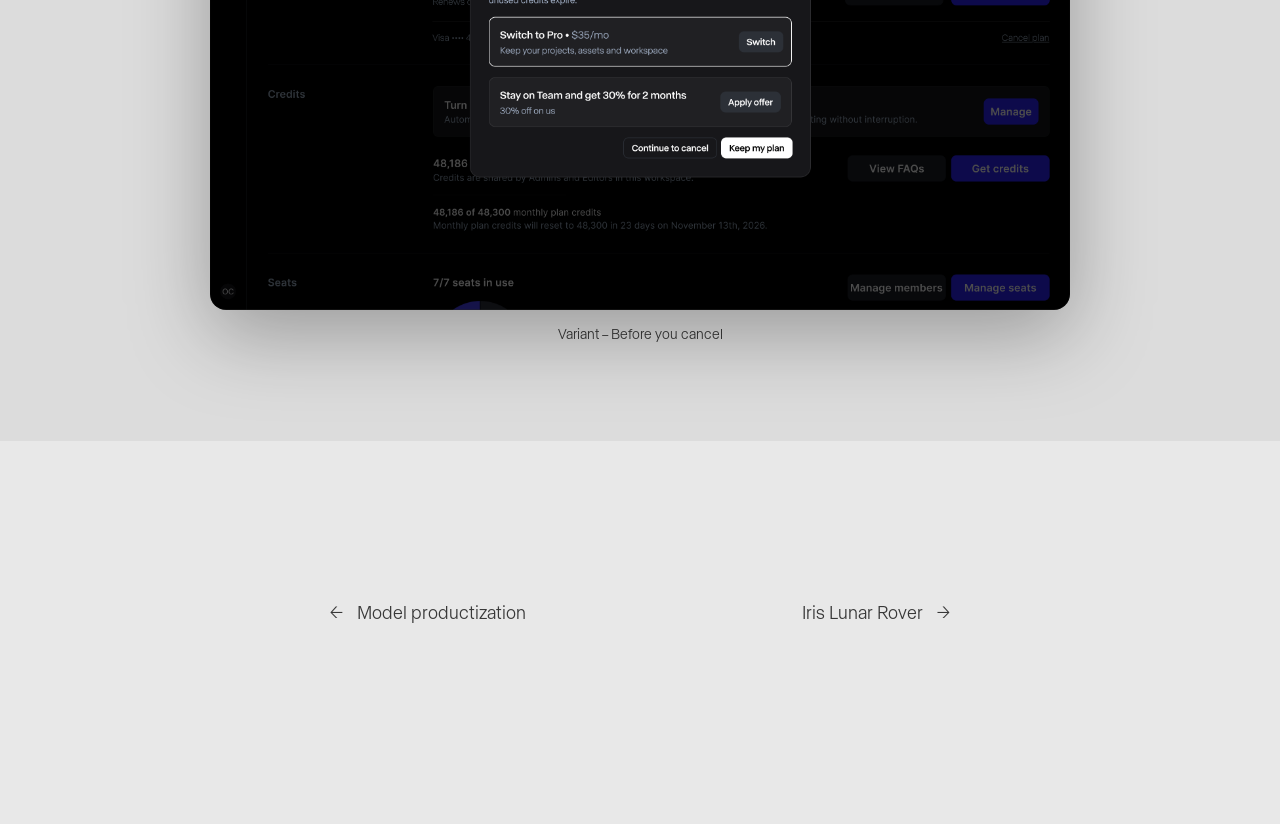
<file: work/growth-experiments.html>
<!doctype html>
<html lang="en">
<head>
  <meta charset="utf-8">
  <meta name="viewport" content="width=device-width, initial-scale=1">
  <!-- Google Analytics -->
  <script async src="https://www.googletagmanager.com/gtag/js?id=G-CFSD6H3RYP"></script>
  <script>
    window.dataLayer = window.dataLayer || [];
    function gtag(){dataLayer.push(arguments);}
    gtag('js', new Date());
    gtag('config', 'G-CFSD6H3RYP');
  </script>
  <title>Growth experiments · Sharon Dayoung Lee</title>
  <meta name="description" content="Growth experiments: Bite-size experiments to improve conversion. A case study by Sharon Dayoung Lee, product designer at Runway.">
  <meta name="robots" content="noindex">
  <link rel="canonical" href="https://dayoung.design/work/growth-experiments.html">
  <meta property="og:type" content="website">
  <meta property="og:site_name" content="Sharon Dayoung Lee">
  <meta property="og:title" content="Growth experiments · Sharon Dayoung Lee">
  <meta property="og:description" content="Growth experiments: Bite-size experiments to improve conversion. A case study by Sharon Dayoung Lee, product designer at Runway.">
  <meta property="og:url" content="https://dayoung.design/work/growth-experiments.html">
  <meta name="twitter:card" content="summary">
  <link rel="preload" href="../fonts/ABCNormal-Book.woff2" as="font" type="font/woff2" crossorigin>
  <link rel="preload" href="../fonts/ABCNormal-Neutral.woff2" as="font" type="font/woff2" crossorigin>
  <link rel="icon" href="../favicon.svg" type="image/svg+xml">
  <link rel="icon" href="../favicon-32.png" type="image/png" sizes="32x32">
  <link rel="apple-touch-icon" href="../apple-touch-icon.png">
  <link rel="stylesheet" href="../style.css?v=mwy0cm21">
  <script>
    // Apply the saved theme (default: device setting) before first paint so there's no flash.
    try {
      var t = localStorage.getItem('theme');
      if (['ink', 'slate', 'glacier'].indexOf(t) < 0) t = matchMedia('(prefers-color-scheme: dark)').matches ? 'ink' : 'glacier'; // no saved choice: follow the device's light/dark setting
      document.documentElement.dataset.theme = t;
    } catch (e) { document.documentElement.dataset.theme = 'ink'; }
    document.documentElement.classList.add('no-anim');
  </script>
</head>
<body class="has-contact-bar">
  <a class="case-back" href="../index.html" aria-label="Back to all work">
    <svg viewBox="0 0 24 24" width="18" height="18" fill="none" stroke="currentColor" stroke-width="1.6" stroke-linecap="round" stroke-linejoin="round" aria-hidden="true"><path d="M19 12H5M11 6l-6 6 6 6"/></svg>
  </a>
  <div class="case-theme">
      <!-- Theme slider: tap the sun to open, drag up for light, down for dark -->
      <div class="theme" id="theme">
        <div class="theme-track" role="slider" tabindex="0"
             aria-label="Color theme" aria-orientation="vertical"
             aria-valuemin="0" aria-valuemax="2" aria-valuenow="0">
          <div class="theme-ticks" aria-hidden="true"></div>
          <div class="theme-thumb" aria-hidden="true">
            <svg viewBox="0 0 24 24" width="18" height="18" fill="none" stroke="currentColor" stroke-width="1.6" stroke-linecap="round">
              <circle cx="12" cy="12" r="4"/>
              <path d="M12 2.5v2.2M12 19.3v2.2M2.5 12h2.2M19.3 12h2.2M5.3 5.3l1.6 1.6M17.1 17.1l1.6 1.6M5.3 18.7l1.6-1.6M17.1 6.9l1.6-1.6"/>
            </svg>
          </div>
        </div>
      </div>
  </div>

  <div class="case-bg" aria-hidden="true"></div>
  <main class="case">

    <div class="case-banner growth-banner" data-coin="../images/runway-coin.png?v=2,../images/runway-coin-silver.png"><p class="banner-word" aria-hidden="true">Growth</p></div>


    <header class="case-hero">
      <h1>Growth experiments</h1>
      <p class="case-sub">Bite-size experiments to improve conversion</p>
      <dl class="meta">
        <div><dt>Role</dt><dd>Design lead</dd></div>
        <div><dt>Timeline</dt><dd>Jul 2026 — Ongoing</dd></div>
        <div><dt>Tools</dt><dd>Mixpanel, LaunchDarkly</dd></div>
      </dl>
    </header>

    <section class="block tight">
      <p class="summary">Credit pack purchases, free-to-paid conversion and cancellations are each direct levers on ARR. I find opportunities like these and ship bite-size A/B experiments with Mixpanel and LaunchDarkly: giving more choice of cadence on credit packs, testing a new-feature upsell against a credit-focused one for free users, and softening the cancellation flow with less emphasis on billing and a “Before you cancel” step.</p>
    </section>

    <section class="showcase">
      <div class="showcase-text">
        <p class="label">Experiment 1</p>
        <h2>Does giving more choice of cadence increase credit pack purchases?</h2>
        <p>If people can choose one-time, weekly or monthly credit packs, more of them will buy credits. I tested showing cadence options right away against leaning into renewal first.</p>
      </div>
      <figure class="shot">
        <img src="../images/ge-exp1-control.png" style="width:min(460px, 100%)" alt="Control Buy Credits dialog with one-time credit packs from 1,000 to 10,000 credits" loading="lazy">
        <figcaption>Control – One-time credit packs</figcaption>
      </figure>
    </section>

    <section class="showcase feature variants">
      <div class="showcase-text"><p class="label">Variants</p></div>
      <div class="variant-pair compact">
        <figure class="shot">
          <img src="../images/ge-exp1-a.png" style="width:81.3%" alt="Keep creating with credit packs dialog with One-time, Weekly and Monthly tabs above the packs" loading="lazy">
          <figcaption>Variant A – Show cadence options right away</figcaption>
        </figure>
        <figure class="shot">
          <img src="../images/ge-exp1-b.png" alt="Keep creating with credit packs dialog with monthly subscription pricing and a Switch to one-time option" loading="lazy">
          <figcaption>Variant B – Lean into renewal first</figcaption>
        </figure>
      </div>
    </section>

    <section class="showcase">
      <div class="showcase-text">
        <p class="label">Experiment 2</p>
        <h2>How might we increase Free user conversion?</h2>
        <p>Free users respond better to an upsell about what they can make next than to a long feature list. I tested a new-feature upsell against a credit-focused one.</p>
      </div>
      <figure class="shot">
        <img src="../images/ge-exp2-control.png" style="width:94.5%" alt="Control Upgrade to Pro dialog with a long feature list and yearly or monthly pricing" loading="lazy">
        <figcaption>Control – Feature list upsell</figcaption>
      </figure>
    </section>

    <section class="showcase feature variants">
      <div class="showcase-text"><p class="label">Variants</p></div>
      <div class="variant-pair">
        <figure class="shot">
          <img src="../images/ge-exp2-a.png" style="width:94.8%" alt="Never run out of ads to test with Runway Ads dialog comparing the Free and Standard plans" loading="lazy">
          <figcaption>Variant A – New feature upsell</figcaption>
        </figure>
        <figure class="shot">
          <img src="../images/ge-exp2-credit.png" alt="Make more with Pro dialog leading with 2,250 credits refreshed monthly" loading="lazy">
          <figcaption>Variant B – Credit focused upsell</figcaption>
        </figure>
      </div>
    </section>

    <section class="showcase">
      <div class="showcase-text">
        <p class="label">Experiment 3</p>
        <h2>How might we lower the cancellation rate?</h2>
        <p>Cancel plan sat next to Update plan as a main action. Moving billing and cancellation out of the spotlight, and offering alternatives before someone cancels, should save more subscriptions.</p>
      </div>
      <figure class="shot wide">
        <img class="framed" src="../images/ge-exp3-control.png?v=2" alt="Workspace plan details with Manage billing, Cancel plan and Update plan buttons side by side" loading="lazy">
        <figcaption>Control – Cancel plan as a main CTA</figcaption>
      </figure>
    </section>

    <section class="showcase feature variants">
      <div class="showcase-text"><p class="label">Variants</p></div>
      <div class="variant-pair stacked">
        <figure class="shot">
          <img class="framed" src="../images/ge-exp3-after.png?v=2" alt="Workspace plan details with Change plan and Upgrade as the main actions, and billing and Cancel plan moved to small links" loading="lazy">
          <figcaption>Variant – Less emphasis on billing and cancellation</figcaption>
        </figure>
        <figure class="shot">
          <img class="framed" src="../images/ge-exp3-cancel-flow.png?v=2" alt="Before you cancel dialog over the billing page, offering a switch to Pro or 30% off for two months, with Continue to cancel and Keep my plan" loading="lazy">
          <figcaption>Variant – Before you cancel</figcaption>
        </figure>
      </div>
    </section>

    <nav class="pager" aria-label="More projects">

      <a class="prev" href="model-productization.html"><span class="pager-arrow" aria-hidden="true">←</span><strong><span class="visually-hidden">Previous project: </span>Model productization</strong></a>

      <a class="next" href="iris.html"><strong><span class="visually-hidden">Next project: </span>Iris Lunar Rover</strong><span class="next-arrow" aria-hidden="true">→</span></a>

    </nav>

  </main>

  <footer class="contact-bar">
    <div class="contact-bar-inner">
      <a href="mailto:gda6050@gmail.com" data-copy-email="gda6050@gmail.com">Email</a>
      <a href="https://www.linkedin.com/in/sharon-dayoung/" target="_blank" rel="noopener">LinkedIn <span aria-hidden="true">↗</span></a>
    </div>
  </footer>
  <div class="toast" id="toast" role="status" aria-live="polite"></div>
  <script src="../site.js?v=mwy0cm21"></script>
</body>
</html>
</file>
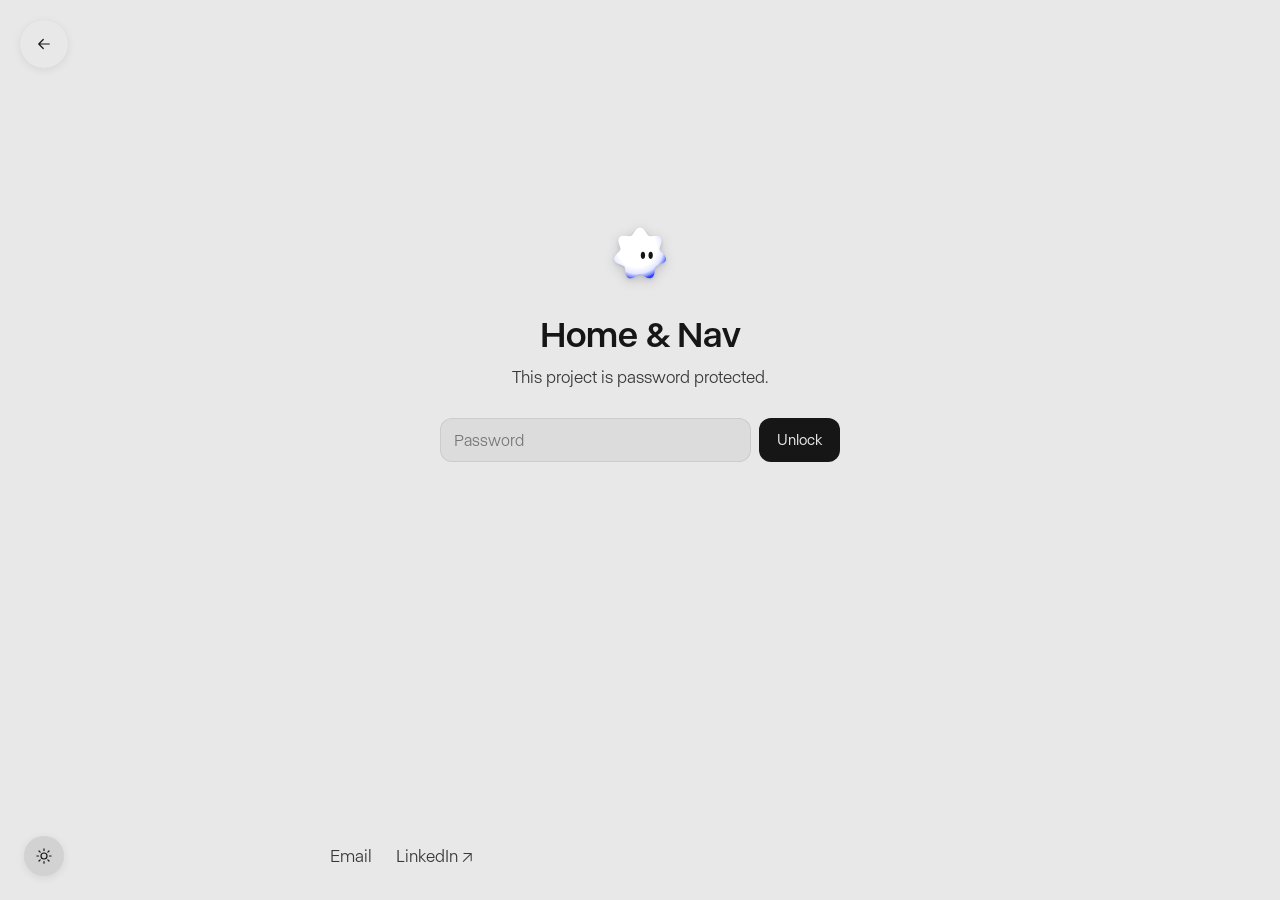
<file: work/home-nav.html>
<!doctype html>
<html lang="en">
<head>
  <meta charset="utf-8">
  <meta name="viewport" content="width=device-width, initial-scale=1">
  <!-- Google Analytics -->
  <script async src="https://www.googletagmanager.com/gtag/js?id=G-CFSD6H3RYP"></script>
  <script>
    window.dataLayer = window.dataLayer || [];
    function gtag(){dataLayer.push(arguments);}
    gtag('js', new Date());
    gtag('config', 'G-CFSD6H3RYP');
  </script>
  <title>Home &amp; Nav · Sharon Dayoung Lee</title>
  <meta name="description" content="Home &amp; Nav: Standardizing the landing experience. A case study by Sharon Dayoung Lee, product designer at Runway.">
  <meta name="robots" content="noindex">
  <link rel="canonical" href="https://dayoung.design/work/home-nav.html">
  <meta property="og:type" content="website">
  <meta property="og:site_name" content="Sharon Dayoung Lee">
  <meta property="og:title" content="Home &amp; Nav · Sharon Dayoung Lee">
  <meta property="og:description" content="Home &amp; Nav: Standardizing the landing experience. A case study by Sharon Dayoung Lee, product designer at Runway.">
  <meta property="og:url" content="https://dayoung.design/work/home-nav.html">
  <meta name="twitter:card" content="summary">
  <link rel="preload" href="../fonts/ABCNormal-Book.woff2" as="font" type="font/woff2" crossorigin>
  <link rel="preload" href="../fonts/ABCNormal-Neutral.woff2" as="font" type="font/woff2" crossorigin>
  <link rel="icon" href="../favicon.svg" type="image/svg+xml">
  <link rel="icon" href="../favicon-32.png" type="image/png" sizes="32x32">
  <link rel="apple-touch-icon" href="../apple-touch-icon.png">
  <link rel="stylesheet" href="../style.css?v=mwy0cm21">
  <script>
    // Apply the saved theme (default: device setting) before first paint so there's no flash.
    try {
      var t = localStorage.getItem('theme');
      if (['ink', 'slate', 'glacier'].indexOf(t) < 0) t = matchMedia('(prefers-color-scheme: dark)').matches ? 'ink' : 'glacier'; // no saved choice: follow the device's light/dark setting
      document.documentElement.dataset.theme = t;
    } catch (e) { document.documentElement.dataset.theme = 'ink'; }
    document.documentElement.classList.add('no-anim');
  </script>
</head>
<body class="has-contact-bar">
  <a class="case-back" href="../index.html" aria-label="Back to all work">
    <svg viewBox="0 0 24 24" width="18" height="18" fill="none" stroke="currentColor" stroke-width="1.6" stroke-linecap="round" stroke-linejoin="round" aria-hidden="true"><path d="M19 12H5M11 6l-6 6 6 6"/></svg>
  </a>
  <div class="case-theme">
      <!-- Theme slider: tap the sun to open, drag up for light, down for dark -->
      <div class="theme" id="theme">
        <div class="theme-track" role="slider" tabindex="0"
             aria-label="Color theme" aria-orientation="vertical"
             aria-valuemin="0" aria-valuemax="2" aria-valuenow="0">
          <div class="theme-ticks" aria-hidden="true"></div>
          <div class="theme-thumb" aria-hidden="true">
            <svg viewBox="0 0 24 24" width="18" height="18" fill="none" stroke="currentColor" stroke-width="1.6" stroke-linecap="round">
              <circle cx="12" cy="12" r="4"/>
              <path d="M12 2.5v2.2M12 19.3v2.2M2.5 12h2.2M19.3 12h2.2M5.3 5.3l1.6 1.6M17.1 17.1l1.6 1.6M5.3 18.7l1.6-1.6M17.1 6.9l1.6-1.6"/>
            </svg>
          </div>
        </div>
      </div>
  </div>

  <div class="case-bg" aria-hidden="true"></div>
  <main class="case wide-shots locked" data-salt="HhTbEfc01jHtN6JW6Lg56w==" data-iv="DwxdOtT/NEnmlXgX" data-iter="600000" data-ct="QwYOdv8H8lBk6pwBm14sKoEt+QeZDxlWrnx+MS4Fv/qm94NNaprQBcrrUaAqVuxAJ9jLNEyI2ad8m8RXTG18JdC/SJ0Un/sX51dy8jMQTWJKvOYOTpETb+Yvdq7h2uWC/Dr3bFkmxNXnbQiTbK16ped+R90AmTd3Ymxbl322cl/fPqtmiPb3EXeWTlBmmErjLdbqmMNuepj79FqsYuxwVIArKUA6sMTIdPuqMADAw19vhEReo0jalmxYMmc8VA+g1cZrv0F/Z/66UbewjRHjFTHDKYHztkJIBW0HvjaABRYtGAotfm6Op3ohIYXUetngJFvE3pUtF92Jyo1iVWXGIndNooXRju/vbDd+dRYSZ5Fk110Meqq8uGPUkgA6a6NjghrLasept9fIwat3gYP4UY4tdrB6hr60+hsd2lC8G8zMddjXX2GO4Fg6I/zebW7Z1RxxBSN4b17HctWG+IXAb0CPHtn9I3uDC5VyvMNRig0qc+1hE1N2XTYxZZBsBotdA1/avkIkbMoNBgNITqNfQ188pS/d4ABny+UdT1tpYP0RFePOLlfgjlnIoSAtD8v0NLbjbQ3tAJHia/loapRyBdLv9bnbiKn/uwS/Bx3/5g0m0R2ogjjGrrh8K2KrNSlJ3DKyAg+lj6/XoHGyHPvtmmjyR7b4be3o72rHymI4NGB1dzXR3M6oStVmrUXd8KaMJgVC6kcL2fBz27OxBfUMKyNW/uVWSuNLmjoiB+8ETDPsatl2Y2kaa/1WCXAUA7lyAZRzarUh8+0Gh/yTofBySjSY4p28gwQxtR/6jt/HsoEPhVKY/4ZzdYIpHE4gXufAmkTMjvKbI/l+J2YTp1NpI+srDsOs5WIAQ90F31kg7MNDjZbwyJdx9Fy9PExq2vKM93EGixXU/68qVcc7RYVlQx/Dn79C4HPBNLWCjCc7GoZUJwS3Gy5LgSHu2OYt7Xs5L4q/iDbzSBsnf9oaq4MaCly8xDRboopRs31zHlPnL90e/UJYy5Lq5Ek/COi8Txs1c8JbvWugqRoYP8qKojDU105Nn7NidNob3zkCVJ3m/jSN6+tac52ECG/9IETiNopiYOeL7dqanHYrjMJwdPFWeHiobnI7FYDeu1WME9lo1yWuDU+CCzC5ToOi9g0SJPNytqfqpXWholvWzJNPX2vWwleg9d6HD3WNoEQkvqREwPS6HFeWtzo9nWHsVqERS2Zq/wB31j70ML2H0VgHANRNOL5Dec7aKmL6vcyZ8obwwVbGGnP2+0tYzwvGUFxo+ZqHHIfwnt7jVTfHEIHQw/v0HK919eQLa+YrC1tpzY6AGRA9Mtc9iAR6Pub7deiJO6ae0HlDN9npzh6gnp2l++8W8JNeF7sah1HJleMGZagC5I8XWu0CgUn9hbItGbly8jzlbb7TB7eP2iTV1LnXN8dsV+aPqNmbJbqN5NSmbPI6fQOiQkpGssYxJ6mSRvFho799KasDGN/qvzA9XVrU2ShAcuehTaQ9W3mzIYEpfVPVvtO3Zr/Bqh0oCLMk0MFqgzGHpYuyWCVHIqiBfd42MnURaivpuftsbGOW0zyxayZySHdkDesbsfWslkB44KA4e37ZHWRyKSnFYiJhhKYhdo3NrC0XnQZX910G6RGAGtEWzi/KDyddOa+vq5FlnoDNYLVLWn3pzsQRP7P6l1Rbecd9LDCAtVU61gAN6h5Fk0qgX6FRv3yvpWUBC88yZtCSie5/V8MIfC+5kvhftY6LtTtFz8EMgDLf4VWOpjTv9N+gz7eZZNDbwZ5GiKOmrb0kheyKXtnohOZeLLGOu2b/hDEr0sg1+eZIRmypK4tJG7PNFb7kP3Y+GlsdH0tBx/le/8nPLTE5fPp+0kjMtTen1rOdRZscB+8nZUxgcBmvYVCJMEx3xW0n/Jf55/vJqBrW7WGKBGreMZODdRmE0vDsx14y9SUekP8uUMCzu7s32E+nOFPrtUMw8OQHL2oCxsS64RP/H5Iku2Zc2ZJLo+G7GstCXtVl+HIDRBheM/c73lHtsf+sg+O8ySltke3AsCArgy8xvrQJm0g+2y/RT/8LC/FuQI2O8ZCqZbXvAv+2RIZ7W99HP+pd2JKQGjos0sZHxbMStztqeirnn6UBjXaPOSGzlk53X6SOn58VZ/xseZ3536abFy19MzLq+yC86wBZBc0at+EixBWQTye8sSkGSDeW8K5jn7slg3ZpkgZ534Ssl//sjynkoG0324AdidU0bIofm9N+uML28/CPi0F17b/S6re3F4dVGKWC5lrjbBlLiSFn0ANlM88QwhcUY0PU9Q8Wf2HqMUesHZUJxB6XV11u4otyR/pVkVQOqzb/y6YsldVgl30wOxxmSXnKJ7otp7+SwPI17DCujybZ8p8S1MF5kBjMJGMOPsD993ODExytwCdkWU7o7fLgOYqdNbtkTaoLpogdOeW1mjfFFUOypC1MYKXxnxwgdJhdig6VwPyxn7MhIQq1MsSIyvGmVLh8VidpSsMCeFpU527/Yq8fjqVX2G0HK57O+VMM6LtsT70oONyfH9eCY7X/kqlNR/T1K5HAY5TF9bEOWmNoadktnQjsg52Kq7mz0JoYtgA/wPBVYGyRi5HlHz1LMi9IRFdxgzxnIvGPW0MFhRtJSweeaKQ//KoxSV12L22ATVKm55849F4hJu7jKNRx/IbcHQHtjD9/xpRthN1WNxTqeUdcqSURvsBz2py/bN0ToFkCiO1VTiZwc3c/96BmWoujlZPcmqXndkBYEjaK1eAnu/D5wwzDteSqS0jv+291qU/bx1dui+E9zYacSIt0E+6wcxJBv2Ki5ppiKd8MQdeB6gXYJsQcdsOzBOsE93JkNBagiyiCvj2smYu0yVBXcuFlmVyZRvYl6/nKmjEb1kpBbK5fgb+x7IARTqjxML7iO2D7aCfqsyLbfGZR1iKSqMDFD82U2PmBVMf0livglLEJEOc+KXIemKnujAqTzyz5Y/aFvjdAyr7/osM4cjYKO/29hRabKuHRw0ygRa+db4ouo64vjw3CdYECD5nVCkt5IzNtK6YX0zJyi1grSsmb37QoY1gT/2/dHYLsNT6KNzdqKE2LBxDQCfFt67BFC6ojQ9/Plr6kGUd0Jn5uFKsh8QuN6EnBIsUn115M7DERcs0PdoliQv426+CLhhxh6xvsazLGhK5wBCBrQgCjCKeIQ6bxplr7ruxGTxNr8MiF/[base64]/vJlqKD9BpcXiZ/e2/KWkrrXL2FCCQWo/[base64]/Du6I4sic82w0qRYi7v8cAVIJZ/LVwiigtAHHWiUm98t4ZPpe7yBVSdnJqu4aXW5fqyUm8H7D9EKF2T38m8q2JKDHWDdtUSnp1+hSGVYaqlssujYiMpKd4t0WbSVeTa5FkZZX9k0z00V7TNzNye8GPzhndRh0XIigN7NX6Jzf+eIIpdr62Gy8fpWm9/9KMjvSmzgXwc/lq3HjMcriMs7lpFtRs3i0M/uvcQSL6JBKmHVgi0qb50dNfzuaLNvX+CiXDWvWWdYT4gFfBMoqxJnX6KLvywVXmWmqTHCOaW0Bh0L9vkIeIzHvkWeAl4ewmXWo5x0hJ4RNGEU/itWAkwdhpjZgee59xQA8kD/oNzK1Lvc/rYnW3EH5iq7uG7wsruX9OlKUGEBOAvoXmRIa3wREl5wEBOG/JGGX3BghwVB3gTnGZWhBxOdS9DReIEpLcV6dlFLAyR9B4Et4Sjg7u5jdXbEqMHRhn1cw16RP8TsMd9LOQ4LPmwDBeGGYxgAhyTRjfYftVUK2Kt/T9bf0ViQw9DvZQXa/UHo7SXhkiNDMpavGFwecUjjdTq5FnSkLdemQkKRK+yJEs4Bm9cH27LIeiExDNbTTEvQ/ygABDPbVh8cUBKk31psclipRhjxqopEh9WmllCFMsrKoG6sSm2qF/xdW2s44SSP/X9G4H+kqTyoxD2GpLzDnpoVlJ/tjgMlUVodnX792GD8fZL16K7o3OGJKbasecm3H1DCTu/jWXo2VOtg5VsnRc7Y6/QSHrV4mIpEvuDoOMXMyIkd6hmIP6Q4ygS60B3g/PwcEt53uAG/7nfFAKQt7bveY4p3pOUIYYmb6ORBRs923wLPLN/5xEoWXTimS+JRgdbnFyeE8Q7R4ew3BM6h3fINB5P4Rl9QljM6Pgf9D2KfrNj6+rF27q+XqZobSkrttLykqtE9ZyzrQpfny7TiA6P/yCzc5EWpSk8yLjLZ7KY3qdrFBE3nASt6iIzTuwKHwvn+iUSe8d7TgTPHYS4nW6VrZGCCqaOGL69o4rE1ooTV/XbKH5XxGbdYM2V30h+xDS6AnfS1frzMSCwG43l3TAdImIJjfX5P2sNH6eCDPhkfsN+guaHbWtz/8sBj43QSDkjxyvdBROENLSqpvhERW5impp5tafLh3Ub7YpPPhw0Lu2awUOwOtxlPmjayFcXk9niWnZ/4d4DPDqIkozqhitvhFU4hEkALvQDMSAt7akaMGIH1v6acnkID2ySkLdQQq6eg32ZTRst4dTW+Y4VwGaqgRSiunockS6XkdSa1ZJpyMDSkC/WvG1Fij/QoSq8PNIsH0xUfPCc1K9grboBGoOU153dXt4rVQTFbJwXnOREFDNXcNJv6Di00LOfNnraUMB5jBg/M98/OKU/1afVDrqtV/637RjNfvgnirOMrITt4KeH97xbVxbBqnP7U90c0wzBOSoaS3UsEZQ9zHaCfct6q97fSVqs6kgF2e/Eluq/zBpytmWWERDUgPB9DQO31ppBy7pC9W3FbLOAvuct222CK1TF/[base64]/78egMiPlcho3UZ23kk9HbKxjZg87kRFW7K6kNFA/[base64]/aVdvnKEe5MMPNPcPGBe3+UCidWcU/AxSM/K7vap7J+ox10LGh+Qci9H9JmM5Q89j6dXwe5kTkJVg3RIWLk5nP65uSEKOJfZRSqbZA0IzPThlYu+xhojmOw42BAcNyO5x2IMqxSB+OZglH3upNlc0/mn70cAnR8KzAUaEbhNsP97llfoOcYt9y9+Sn8oflOPpk0X4RpeRkcUWSNax3UDJTZGpNdl95hWHD7JH8+JoA/Be5mgBesqKeeCrTJn+tZEA+D6uUHa8f8RXgw1ywwRkAfY8IMEnt01xnFyNSvmKWFZgGLCA4ItD3G3BBGrzhuqgQy2RInjLcIsUBKOmcT+iV0DDEAHS3ZJu2K0Scns+FFJFVYr39Vk5y4wYIyK8pjbsYWZ9JT1//LVM4dvUT/wj7fCmLpLLZ7Uy1CiGemZZJKUtDctqSBUBiVWO0u41skIY0V6tmGdju7cF+xcQB+nBoQNnKsyq8UitRfRVy52eARRONctFnK85UeQ/iOzptLBk6ALZ7ZVXZ298FgJNAyp3gjf5S151lRmB93QTPcKZXtIzi2qA6ZGwx8BN4R+vsmmzW4twJZiZkaE/aE5IWerCRr+kF4B3MJO0D5eeUwvPdXjRQcX1UiczGGqJgJlOGRjd4g6/dKKiY3waPOnaATNXwi4JcI7b1aabpjqxI8ZqEwSGxquNcnTaZIa5yEKQ0jtyjwmUewzJShbuCRhWimW9dSfKXvPQn7TrmlELkMVUyhaWQ/UyWw0NQJK8FgYa1l2cMRbxNDWsMCA3lP8a57XjjsdESPfokQEtYsvraaB+hDmeLTiHwufIzqkOyTz9SS/UA4Ay3bzMdoSfMd2l6Qo6vlgHWAP9eXJmCK/jb1tb+WYIt4+X0gJ3hQpqHbRri06YljLn8f0Q2Fhg59gaC9ZeTwi5uNPUbVQ3aJXaeTjAt/ms3RFDpaRX7fPaW6ZPfwn7ONxRqW1NzOOAB2/fIt+nzKOhoCfQqCLO9C8HGIQLRldIWdefvyQhtTIKV/o+4enaT7P8o+BqkZkUDKtBrcKAnmt/uV7dit8i4dkOnx+K1Xyw1u4TWIQ5GNzcDSxA/RFwRt5SyEJKN36JXG0R7AbXTgtgnDDfavyQAp0fGUXEt/FrEzQAUf6IZN1NSMyxPOMf366iQnKS4k2Ye1NUtgVEVo6fShGwnV1yogSUtzPjK4l7VbYeWfaM23fnb7B9TaEGOybJmvqiwB7OLQW2FE/[base64]/od6aC5/QVxsgZ0rPOTdmAgawuVbY77WgbMKGEf1RQ6pCwfVeGv32M5cilZkwWMqZj3W5cSUdwZykZ2mZcph+y92bB54U3G/3Wqjc5L1ltGCWVbMP1WfXQlf8BCMYiXuLiT57R0a8lanNR9UUSyaHiKgltasO4/UA/9HgXISN5M0tB5A7SGOmjEJZWDhTm6ME/mC2Dvow7LuOtsjZi4Qh5h0GwEgLrfFbxXAH6HWKm7LOgGd8lrJnP8XdHhUrCEnmP8ykAGGoI2cIyhHZSQAeQ4LG8L6iXdzDau+I1bViSNT+hndpHhL9THcDgkJpdyLDymDuGPYl0su5hEAU3fX6ZMeoQ9i8wmTmXaFlCV3sWO7K0Rt0wV7CEu5gkhhhQ8sE2fCAJTx/jSXuFGnaOrLzKYC2QlZj1X/NrNoEtbPugKbIsxxUvlfpeWL618+uQ+5SnQXLsPmJq08rWNrZRoziBoR0JVIGSgWO128Yw32Q99+Ju3REkbhXPaYSM19mTnBaJEEgYCKbXwyZaDDSWNRIzaaCzIrlGfeS37Zz7cfPrzvVAjDP+ybZYfbi7C5fafwf9vWuFNww7CJRPUTgEfaNrBrB3PJoJR8WjkkCX/d13oYWQ/f9yM5OH7mdlxxEaTJO2AqXuKDPjDay4AHmbTOUSFf3oECA6lB11K/BAAjQ8uo1Gwz1YEYDDAyXmvcVYlJAEM29EW/v5f8sGH3cBYIKcBRgBVOW0fgfGcqxpDbanryVv/1XXtVHoFak835H9qy6hus4KjOr5KTntVOGLr98DzfVEI02g4NsW6KyXVvo05hsgz4GGV25WB4MhcYIDvw6582dpqIghUIIuDGOQs+NAk8Szf3TMppdCyAcSEEr47/a6H4HRnt7v1dLh4632jc6cGyjqlvhEKnjnkFuNAF9KP6sf6IIYIL2gaEhsSHfDdfJ4G+MlXTTCR3i8dZKmXkvfdvste7bKIIQN3v4NR2wQT5QOVG+01XGvQcQE6hX8vI+VUTW/+hCmXQTKSZprxaFs30ZeA4lkuTteOfOgqAyM5aFJzum3uFzVkxL76UcJ0rpEhLy9IGB9rwj72uHvVekn+xbhnsXOS3h78VJd4eMwErLznifY3mzgGct8j2Xo6TdqR+JIaYm/EEkAeMBFUv83JUJNI1lLsOC0mnSR1QsIU+I4SY1HRlLpJZfjf3p9ge+Z3OU77LFWX8VF7IrlOBqkSd5ClYe/l4cjTpLdkRKwnqjKL+vf8Bnczj78eKPuPPPZJw8AOJneCdVuPNyQstAqKQy388/CY+HDmv29vF91fPScciIeOkc+FT28lL0b0la35hdMfEbmsUQDz69BYPddsjICcrLzvXcb2JmfBmetZt9LNNimXIVNkfkir+jVcH9Qtc/dS8I0XW2ftk2iHnZ5i1hXkMviCtFed7yP/mOun0iUPMEn7NIplaZE6fUUdFIYNYk5sjqywCQU3BtK33eEiVZOEIkrkOBKq+Kw6AutJK/oH13Tyf3GWbgIAYwB2K3I4NrlVb4qX63eSoO+dpvZwQt+gcbTh0XvCz+T9ijLh6eChYs9vT4rAyjB4Q6ALU4YFh2enaWybO4GYUU6+PujNfaxmuJ+i6B3kGlUbMQC23BiG3ujLerFWNDh9yX7tzCTDY4H3QjQ8db/jqjWUngRf3WBr1QzCMj4oDB+fGpaxESUeypyRgxguKN2o9xCfVcZOGE5BpacKn44jcVZZLkF/Rn0U7cS2UsyLJydbKKmo7P85kwogyaFKedbG9lmPlWMJiCVpgGARy6UyjVw2BkZ/GtBquzWuRQtzRgRJ44bK1CoXI1mkFN8mDFa9M+KGJegeY9UCA3HfVXppmKlK1rRcmctjUyqhnn0t8oPyy99ARACRvsFMDjS5DzNp/l13f84/iowRzpVu/eChLcMKaeG2mH+w/9coPZ6OjBVjLL+VMboOMN/APM4FDOX2/d/1VEIP4N9pCEHBRveiRsIE17FE84rbMocyVpibmTzbg7o9bL3N3s2FTSEOl63iFrZhSVEJzMTGlYTL9K3OEW6SDvBiajGtwk8ItxpueSUNOGoPwGGdKBbhGX+TK/XNbxZbBOGcgJLyoJiezM6AmxrIIFEUlFvuGa4nqwpxS3B+IKi+luoaBgxWiPvcnGlcWZxqjVAHByAZuP79dfBFFnWI+GkEBHohq8IzgBl4kXtYlmfuJ249FT/GFakDMH09nxJpoBx1tMz2RS6hp4KX3mWzhijL+/606hqwzMa9/xuSyCgcWyb3oIOdxgE86zmrYW19Pe+AUbZhCvAqnQQxkeB5cM6BLc3hQtZZXkSpOLit0wLV0KisxKGDMEkewLBYl1wizDmXFNV68fE/A4jjDvO1yD3TdT/Gkh5hlatROFGgQSf7HqUdBO5ssmPNHC9Zr9AyOinEHqCmIzXnDvGgWTUw9Bgl9kauq9fDT2SXDqeqlSr5Yh3lvUhVis+WRCcPJPCM/6nN2d/q7CgLRRlnbkS14jEaNwV+ryMwfXuYBfcsrseVxo8up/PJb1I3PRLWL46cyewn1I857xaZBqY1zz+sote/zhNyfraneLLUEobrPTeJBqzSJqNLmyKMQNZh+2gVdpvzfPoiotXxKFxMgINhPLsuQEEgiOxT3hblcU7RIQHq3WkLZdxNwV/bQnSU/mcLLNggyBDtvqFOs62nSTsxKXZVkX0ADP+eyI6sh4AvYwW4TlBliv6cxMQuCbqtI9TqffobNekYGvl96KBQgf8iGkvIISS4VG+QYAo/XDLC7jPvnz5sNEaWaZtSw3BYcl25ffd/4vbPC/JHcvDNY4tqslJZjTdxDKeRGDnUaBrzg/pzFiw3dBR8GBoKgYIULZGyRTe5Ah45tpJ8YD3c0lbylMH+LMvaxYa7ElXIwxAndsZ+f9/zSee832d/yj/7IAq/9HyYLiiqBqdzkAuAEtLg5dsl+VBeWu5FP/[base64]/eSu5HBqTzBBDC4pzrrD7y7dEJyYr0/f8oJOBE2RZfXXh+E/QU2YOa1S21IR+jf1j7C/p6ZpjA6u52g/CQZtPyUy8b9bdCw9eOWQk6/iW3zJGSyxHBSddKbicTXCIeFCZC3frqi2wMLe5LC7jrPiIwenvCPHHVYpqs8ExTn6XJssLoFXarEWDNDqRx+gZAZsLkSIZEBiAMlJx3aGOYc97wkeGD3AKpSstjprb2M8SkJhS2Sbztb+LgfinNg+d/WpgjlqP1bTAt1YOzyAnMio7V+yTW5zRnzW7GfEa+KZmHDnIMajYf3qPNCQnCUI/3uilHqYlt15z29AK4hHTYC23aU7sVzB1O1UVPqULSGxdtNAnrox35/MOknfOLC1jpQPKf+cTbM3jPSAuXXEmo3HuWcYQtfy9tRvtcd3dK+zonTjM6mbWQoJt2sp1rm+rkxUUkgUFrXLYsj8B6cyOH8pc1iJEH3vEq0KEHg6KR98wtonWTp4eZnMvRO2/bjRjFutHlMAy605Yy0sYvZmwMV3UOgjd4Iv5bjKdNbsqxqKwpkQlb4bulWAe3hYwpco/Qxue/m9Zt4wdcOsYpiMtYjgaii62/FyOkdrhQ/RtYD621Uq7DDyKbJdiP1LZ6Yx+9BC7bJxbtvMpwQ0oKzAe5jUQAlGzRUE4n7ZsCJWDiFIedD9rNqf5Gt2lOq7R/[base64]/v765xolVXdFyt/puBjyrApziKbR56EPAJOapGgRhjjduz8/6mNpbf8QFIovMVXn8L71jLt1x4EJscAHIBhIq9rZO5TxlpUPMOsP371fjeuW/BdWmu3BVi7NNSIBqRmmyFO/KFBP0xH5S8fxgvETPDVMnyVGwGnHW+ZiAUwNY87N1QIYl5u73DsJ+6LsHOqlBQ3dkgImQV0LlGqnEDPz4tRhVeFhKAmciRif6BT8deH79kAFqazg31C7qsXaKXmYl5sdtjiolHV2ucvr0kifOJiWRjDTUMzLJKmUb9/ZYr4ElMQWRbFuCGTjoEhDqg0DuB11+q7P4Hs5g/ZZ5TRVtE0A8/OaeSu1VV+E+zZMpbSzh9ES2KN0qP4DUnjml2f26GV2ygSzCqOkJDi8oaMhQ6IydQVgG/t1EQoewCxqSFZTmUcNa84ycFMdY/THd9FVzz9Wv24embWGNqR5SjBOEW8k9yn">
    <div class="lock-gate">
      <span class="mascot lock-mascot" aria-hidden="true">
        <svg viewBox="0 0 48 48" width="48" height="48">
          <defs>
            <radialGradient id="puffm" cx="44%" cy="40%" r="62%">
      <stop offset="0" stop-color="#ffffff"/>
      <stop offset=".62" stop-color="#ffffff"/>
      <stop offset=".82" stop-color="#e3e7ff"/>
      <stop offset=".94" stop-color="#7d8bff"/>
      <stop offset="1" stop-color="#2f3dff"/>
    </radialGradient>
          </defs>
          <g class="mascot-body">
            <path fill="url(#puffm)" d="M24.00 4.10 L24.89 4.24 L25.74 4.64 L26.54 5.26 L27.26 6.05 L27.89 6.94 L28.46 7.85 L28.97 8.70 L29.47 9.43 L29.98 10.01 L30.55 10.40 L31.21 10.60 L31.98 10.64 L32.86 10.57 L33.85 10.44 L34.91 10.32 L36.00 10.26 L37.07 10.33 L38.05 10.56 L38.90 10.98 L39.56 11.59 L40.00 12.37 L40.23 13.29 L40.23 14.30 L40.06 15.36 L39.77 16.41 L39.41 17.41 L39.06 18.35 L38.80 19.19 L38.67 19.95 L38.72 20.64 L38.97 21.28 L39.42 21.91 L40.02 22.56 L40.74 23.25 L41.50 24.00 L42.22 24.82 L42.83 25.70 L43.27 26.61 L43.46 27.53 L43.40 28.43 L43.07 29.26 L42.49 30.01 L41.70 30.64 L40.77 31.17 L39.77 31.59 L38.76 31.94 L37.81 32.25 L36.98 32.57 L36.31 32.94 L35.81 33.41 L35.46 34.01 L35.25 34.75 L35.12 35.63 L35.03 36.62 L34.91 37.68 L34.72 38.76 L34.42 39.78 L33.97 40.69 L33.37 41.42 L32.63 41.93 L31.78 42.19 L30.83 42.20 L29.84 41.99 L28.85 41.58 L27.89 41.06 L26.99 40.49 L26.16 39.94 L25.39 39.50 L24.68 39.20 L24.00 39.10 L23.32 39.20 L22.61 39.50 L21.84 39.94 L21.01 40.49 L20.11 41.06 L19.15 41.58 L18.16 41.99 L17.17 42.20 L16.22 42.19 L15.37 41.93 L14.63 41.42 L14.03 40.69 L13.58 39.78 L13.28 38.76 L13.09 37.68 L12.97 36.62 L12.88 35.63 L12.75 34.75 L12.54 34.01 L12.19 33.41 L11.69 32.94 L11.02 32.57 L10.19 32.25 L9.24 31.94 L8.23 31.59 L7.23 31.17 L6.30 30.64 L5.51 30.01 L4.93 29.26 L4.60 28.43 L4.54 27.53 L4.73 26.61 L5.17 25.70 L5.78 24.82 L6.50 24.00 L7.26 23.25 L7.98 22.56 L8.58 21.91 L9.03 21.28 L9.28 20.64 L9.33 19.95 L9.20 19.19 L8.94 18.35 L8.59 17.41 L8.23 16.41 L7.94 15.36 L7.77 14.30 L7.77 13.29 L8.00 12.37 L8.44 11.59 L9.10 10.98 L9.95 10.56 L10.93 10.33 L12.00 10.26 L13.09 10.32 L14.15 10.44 L15.14 10.57 L16.02 10.64 L16.79 10.60 L17.45 10.40 L18.02 10.01 L18.53 9.43 L19.03 8.70 L19.54 7.85 L20.11 6.94 L20.74 6.05 L21.46 5.26 L22.26 4.64 L23.11 4.24Z"/>
            <g class="mascot-face">
              <g class="mascot-eyes"><ellipse cx="26.2" cy="25" rx="1.6" ry="2.7" fill="#141414"/><ellipse cx="32" cy="25" rx="1.6" ry="2.7" fill="#141414"/></g>
            </g>
          </g>
        </svg>
      </span>
      <h1>Home &amp; Nav</h1>
      <p class="case-sub">This project is password protected.</p>
      <form class="lock-form" autocomplete="on">
        <input type="password" name="password" placeholder="Password" aria-label="Password" autocomplete="current-password" required>
        <button type="submit">Unlock</button>
      </form>
      <p class="lock-error" role="alert" hidden>That’s not it. Try again.</p>
      <noscript><p class="lock-error">Turn on JavaScript to unlock this page.</p></noscript>
    </div>
  </main>

  <footer class="contact-bar">
    <div class="contact-bar-inner">
      <a href="mailto:gda6050@gmail.com" data-copy-email="gda6050@gmail.com">Email</a>
      <a href="https://www.linkedin.com/in/sharon-dayoung/" target="_blank" rel="noopener">LinkedIn <span aria-hidden="true">↗</span></a>
    </div>
  </footer>
  <div class="toast" id="toast" role="status" aria-live="polite"></div>
  <script src="../site.js?v=mwy0cm21"></script>
</body>
</html>
</file>
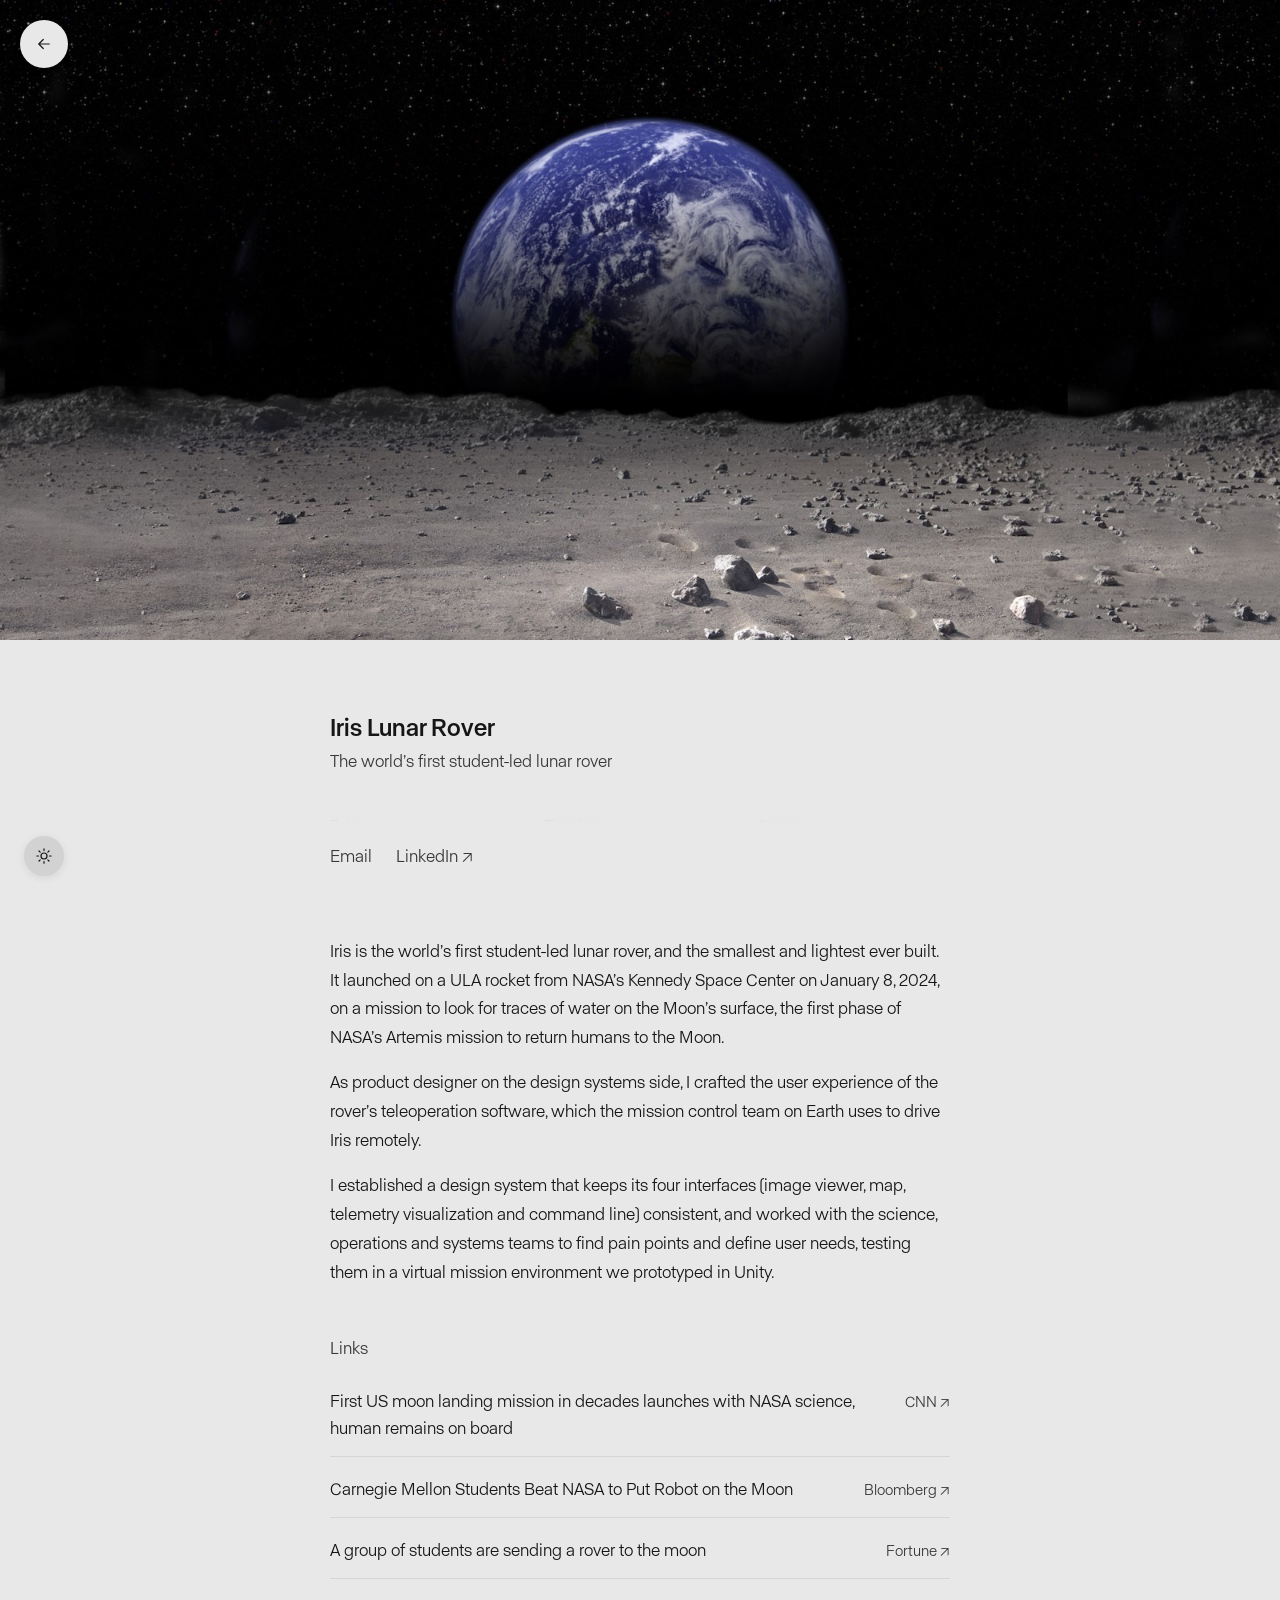
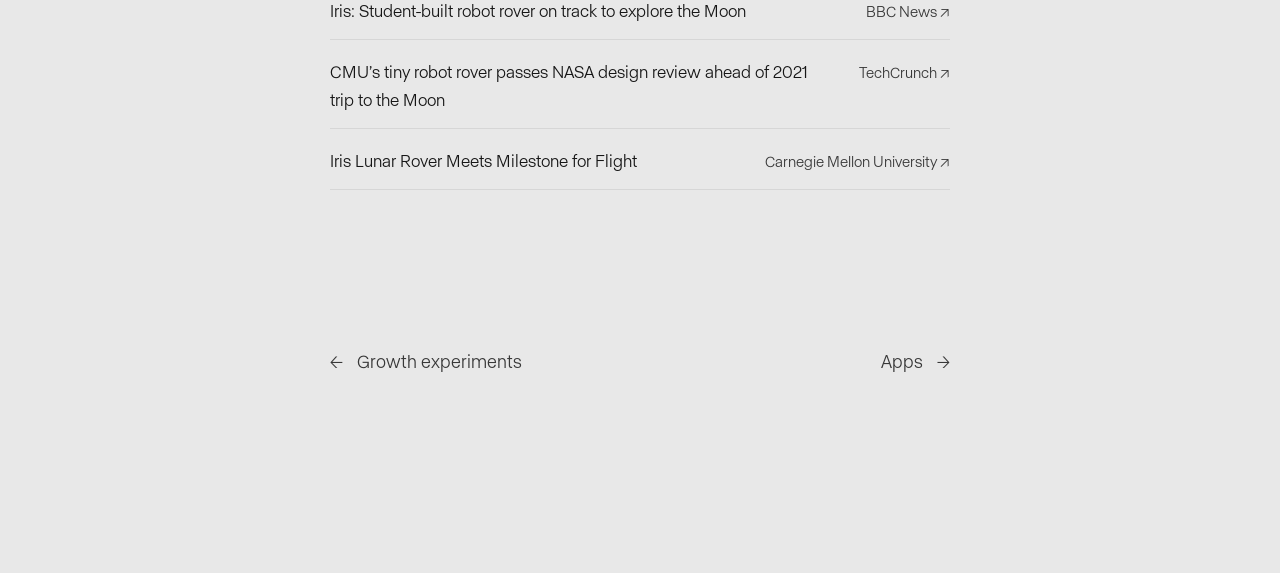
<file: work/iris.html>
<!doctype html>
<html lang="en">
<head>
  <meta charset="utf-8">
  <meta name="viewport" content="width=device-width, initial-scale=1">
  <!-- Google Analytics -->
  <script async src="https://www.googletagmanager.com/gtag/js?id=G-CFSD6H3RYP"></script>
  <script>
    window.dataLayer = window.dataLayer || [];
    function gtag(){dataLayer.push(arguments);}
    gtag('js', new Date());
    gtag('config', 'G-CFSD6H3RYP');
  </script>
  <title>Iris Lunar Rover · Sharon Dayoung Lee</title>
  <meta name="description" content="Iris Lunar Rover: designing the teleoperation software for the world’s first student-led lunar rover. A case study by Sharon Dayoung Lee.">
  <meta name="robots" content="noindex">
  <link rel="canonical" href="https://dayoung.design/work/iris.html">
  <meta property="og:type" content="website">
  <meta property="og:site_name" content="Sharon Dayoung Lee">
  <meta property="og:title" content="Iris Lunar Rover · Sharon Dayoung Lee">
  <meta property="og:description" content="Iris Lunar Rover: designing the teleoperation software for the world’s first student-led lunar rover. A case study by Sharon Dayoung Lee.">
  <meta property="og:url" content="https://dayoung.design/work/iris.html">
  <meta name="twitter:card" content="summary">
  <link rel="preload" href="../fonts/ABCNormal-Book.woff2" as="font" type="font/woff2" crossorigin>
  <link rel="preload" href="../fonts/ABCNormal-Neutral.woff2" as="font" type="font/woff2" crossorigin>
  <link rel="icon" href="../favicon.svg" type="image/svg+xml">
  <link rel="icon" href="../favicon-32.png" type="image/png" sizes="32x32">
  <link rel="apple-touch-icon" href="../apple-touch-icon.png">
  <link rel="stylesheet" href="../style.css?v=mwy0cm21">
  <script>
    // Apply the saved theme (default: device setting) before first paint so there's no flash.
    try {
      var t = localStorage.getItem('theme');
      if (['ink', 'slate', 'glacier'].indexOf(t) < 0) t = matchMedia('(prefers-color-scheme: dark)').matches ? 'ink' : 'glacier'; // no saved choice: follow the device's light/dark setting
      document.documentElement.dataset.theme = t;
    } catch (e) { document.documentElement.dataset.theme = 'ink'; }
    document.documentElement.classList.add('no-anim');
  </script>
</head>
<body class="has-contact-bar">
  <a class="case-back" href="../index.html" aria-label="Back to all work">
    <svg viewBox="0 0 24 24" width="18" height="18" fill="none" stroke="currentColor" stroke-width="1.6" stroke-linecap="round" stroke-linejoin="round" aria-hidden="true"><path d="M19 12H5M11 6l-6 6 6 6"/></svg>
  </a>
  <div class="case-theme">
      <!-- Theme slider: tap the sun to open, drag up for light, down for dark -->
      <div class="theme" id="theme">
        <div class="theme-track" role="slider" tabindex="0"
             aria-label="Color theme" aria-orientation="vertical"
             aria-valuemin="0" aria-valuemax="2" aria-valuenow="0">
          <div class="theme-ticks" aria-hidden="true"></div>
          <div class="theme-thumb" aria-hidden="true">
            <svg viewBox="0 0 24 24" width="18" height="18" fill="none" stroke="currentColor" stroke-width="1.6" stroke-linecap="round">
              <circle cx="12" cy="12" r="4"/>
              <path d="M12 2.5v2.2M12 19.3v2.2M2.5 12h2.2M19.3 12h2.2M5.3 5.3l1.6 1.6M17.1 17.1l1.6 1.6M5.3 18.7l1.6-1.6M17.1 6.9l1.6-1.6"/>
            </svg>
          </div>
        </div>
      </div>
  </div>

  <div class="case-bg" aria-hidden="true"></div>
  <main class="case">

    <div class="case-banner bleed"><img src="../images/iris-hero.jpg" alt="Earth rising over the lunar surface"></div>


    <header class="case-hero">
      <h1>Iris Lunar Rover</h1>
      <p class="case-sub">The world’s first student-led lunar rover</p>
      <dl class="meta">
        <div><dt>Role</dt><dd>Product Designer, Design Systems</dd></div>
        <div><dt>Timeline</dt><dd>Aug 2019 — Jul 2020</dd></div>
        <div><dt>Scope</dt><dd>Teleoperation software and its design system</dd></div>
      </dl>
    </header>

    <section class="block tight">
      <p class="summary">Iris is the world’s first student-led lunar rover, and the smallest and lightest ever built. It launched on a ULA rocket from NASA’s Kennedy Space Center on January 8, 2024, on a mission to look for traces of water on the Moon’s surface, the first phase of NASA’s Artemis mission to return humans to the Moon.</p>
      <p class="summary">As product designer on the design systems side, I crafted the user experience of the rover’s teleoperation software, which the mission control team on Earth uses to drive Iris remotely.</p>
      <p class="summary">I established a design system that keeps its four interfaces (image viewer, map, telemetry visualization and command line) consistent, and worked with the science, operations and systems teams to find pain points and define user needs, testing them in a virtual mission environment we prototyped in Unity.</p>
    </section>

    <section class="block tight">
      <p class="label">Links</p>
      <ul class="links-list">
        <li><a href="https://www.cnn.com/2024/01/08/world/ula-vulcan-centaur-rocket-peregrine-launch-scn/index.html" target="_blank" rel="noopener"><span>First US moon landing mission in decades launches with NASA science, human remains on board</span><span class="src">CNN <span aria-hidden="true">↗</span></span></a></li>
        <li><a href="https://www.bloomberg.com/news/articles/2023-03-29/carnegie-mellon-students-beat-nasa-to-put-robot-on-the-moon" target="_blank" rel="noopener"><span>Carnegie Mellon Students Beat NASA to Put Robot on the Moon</span><span class="src">Bloomberg <span aria-hidden="true">↗</span></span></a></li>
        <li><a href="https://fortune.com/2023/03/29/college-students-build-moon-rover-carnegie-mellon-iris/" target="_blank" rel="noopener"><span>A group of students are sending a rover to the moon</span><span class="src">Fortune <span aria-hidden="true">↗</span></span></a></li>
        <li><a href="https://www.bbc.com/news/science-environment-60231748" target="_blank" rel="noopener"><span>Iris: Student-built robot rover on track to explore the Moon</span><span class="src">BBC News <span aria-hidden="true">↗</span></span></a></li>
        <li><a href="https://techcrunch.com/2020/05/12/cmus-tiny-robot-rover-passes-nasa-design-review-ahead-of-2021-trip-to-the-moon/" target="_blank" rel="noopener"><span>CMU’s tiny robot rover passes NASA design review ahead of 2021 trip to the Moon</span><span class="src">TechCrunch <span aria-hidden="true">↗</span></span></a></li>
        <li><a href="https://www.cmu.edu/news/stories/archives/2020/may/iris-meets-milestone.html" target="_blank" rel="noopener"><span>Iris Lunar Rover Meets Milestone for Flight</span><span class="src">Carnegie Mellon University <span aria-hidden="true">↗</span></span></a></li>
      </ul>
    </section>

    <nav class="pager" aria-label="More projects">

      <a class="prev" href="growth-experiments.html"><span class="pager-arrow" aria-hidden="true">←</span><strong><span class="visually-hidden">Previous project: </span>Growth experiments</strong></a>

      <a class="next" href="apps.html"><strong><span class="visually-hidden">Next project: </span>Apps</strong><span class="next-arrow" aria-hidden="true">→</span></a>

    </nav>

  </main>

  <footer class="contact-bar">
    <div class="contact-bar-inner">
      <a href="mailto:gda6050@gmail.com" data-copy-email="gda6050@gmail.com">Email</a>
      <a href="https://www.linkedin.com/in/sharon-dayoung/" target="_blank" rel="noopener">LinkedIn <span aria-hidden="true">↗</span></a>
    </div>
  </footer>
  <div class="toast" id="toast" role="status" aria-live="polite"></div>
  <script src="../site.js?v=mwy0cm21"></script>
</body>
</html>
</file>
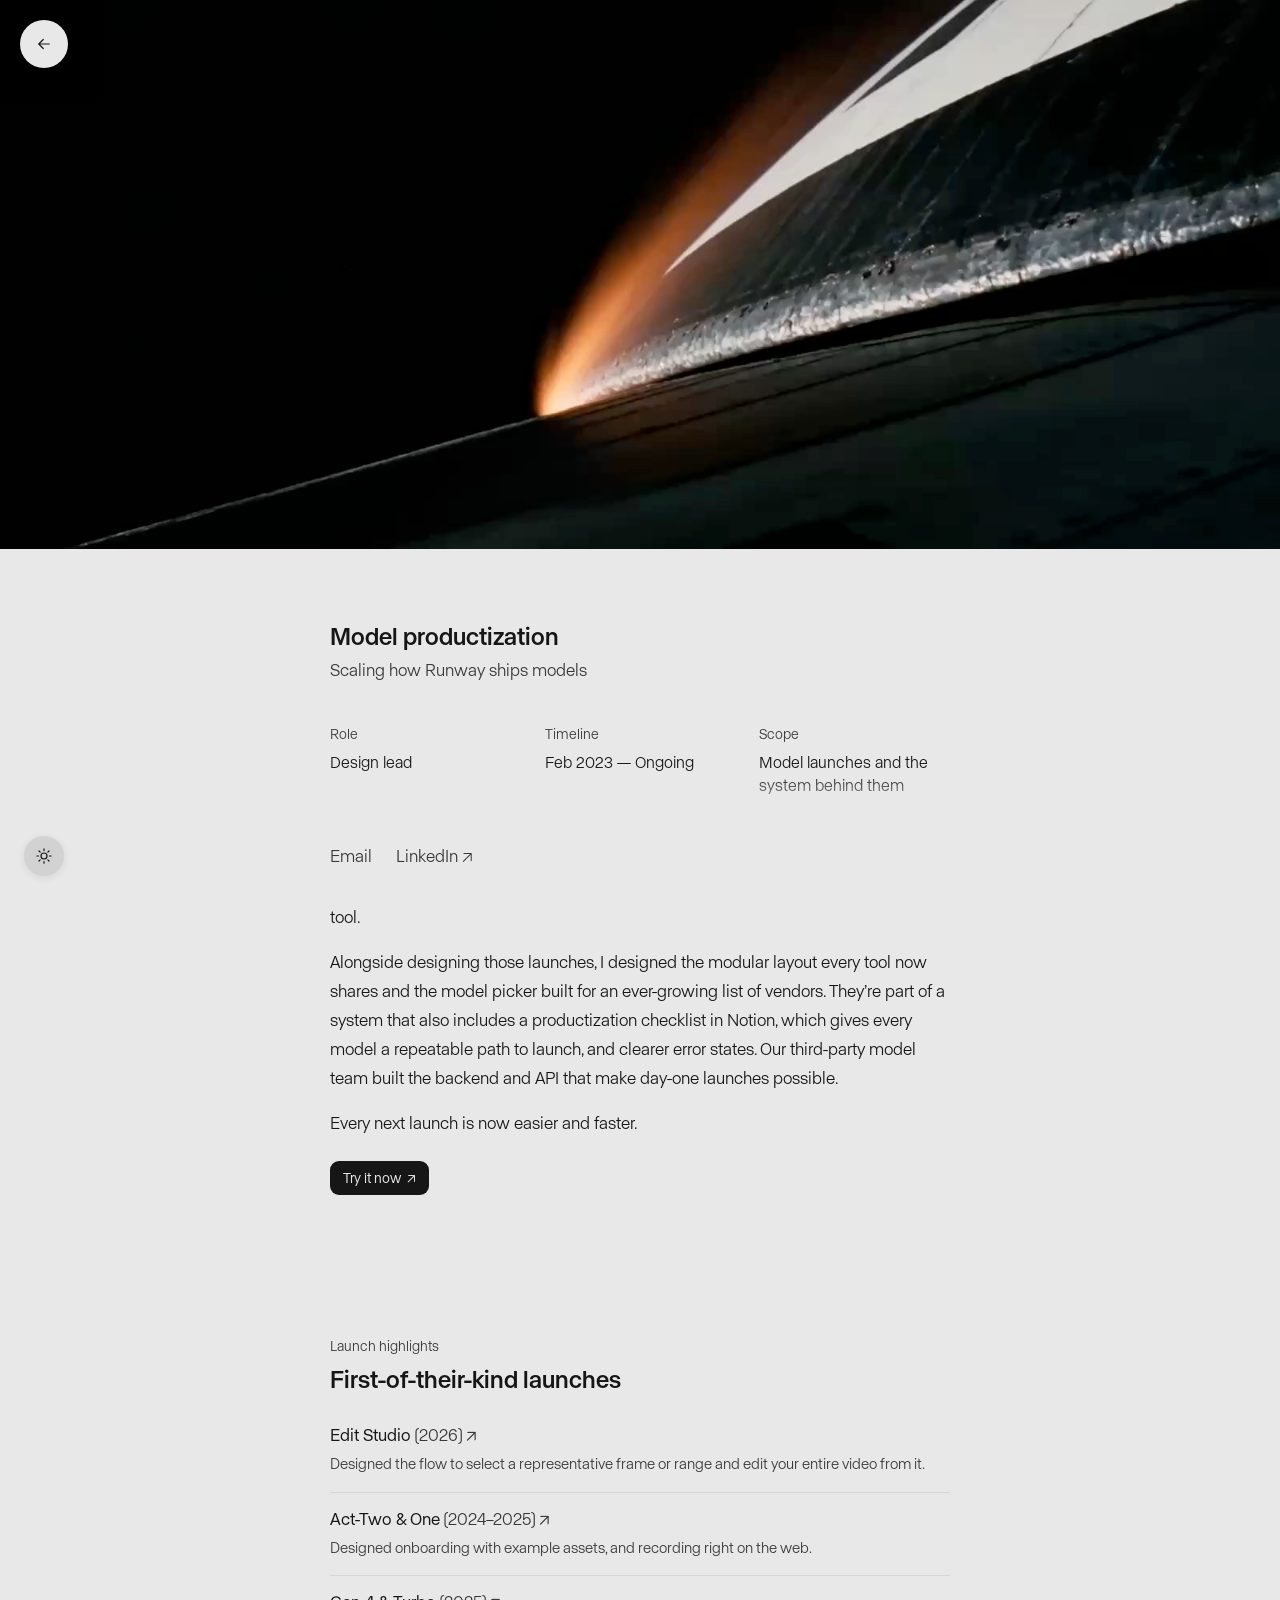
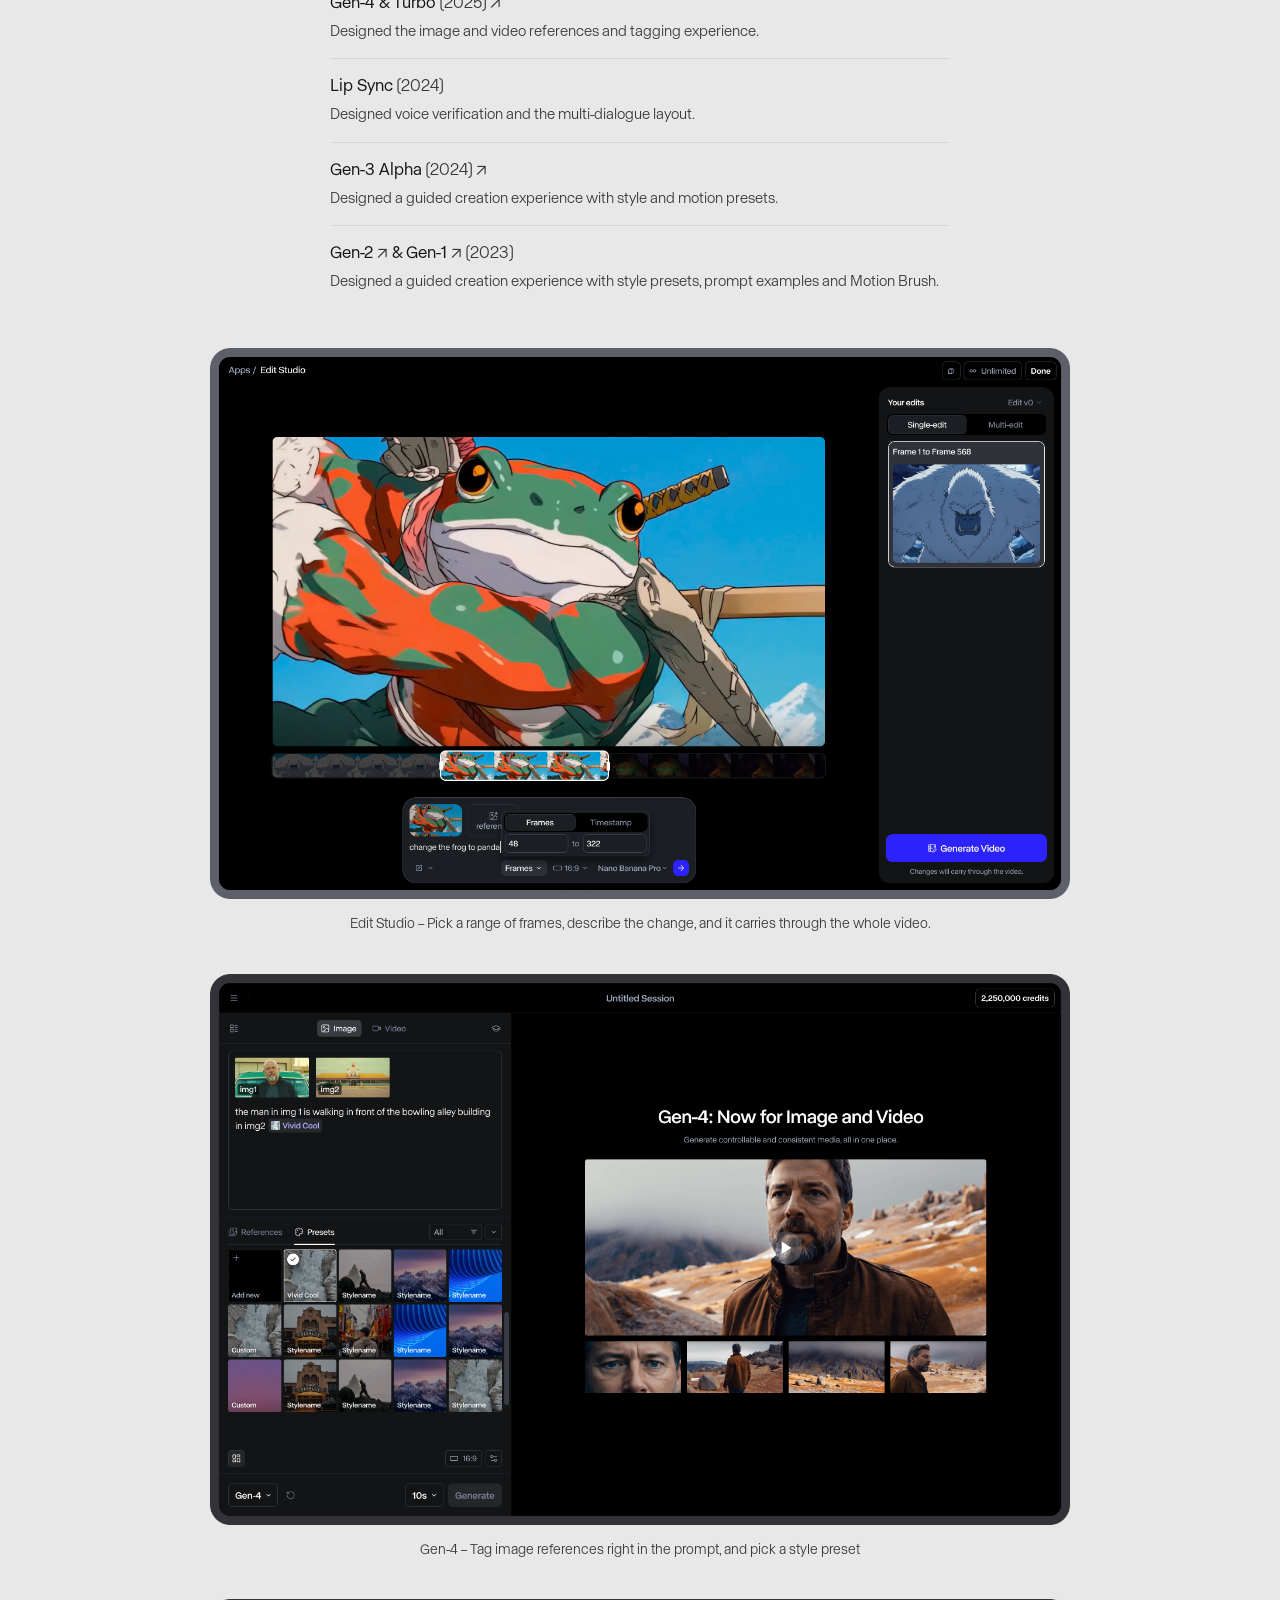
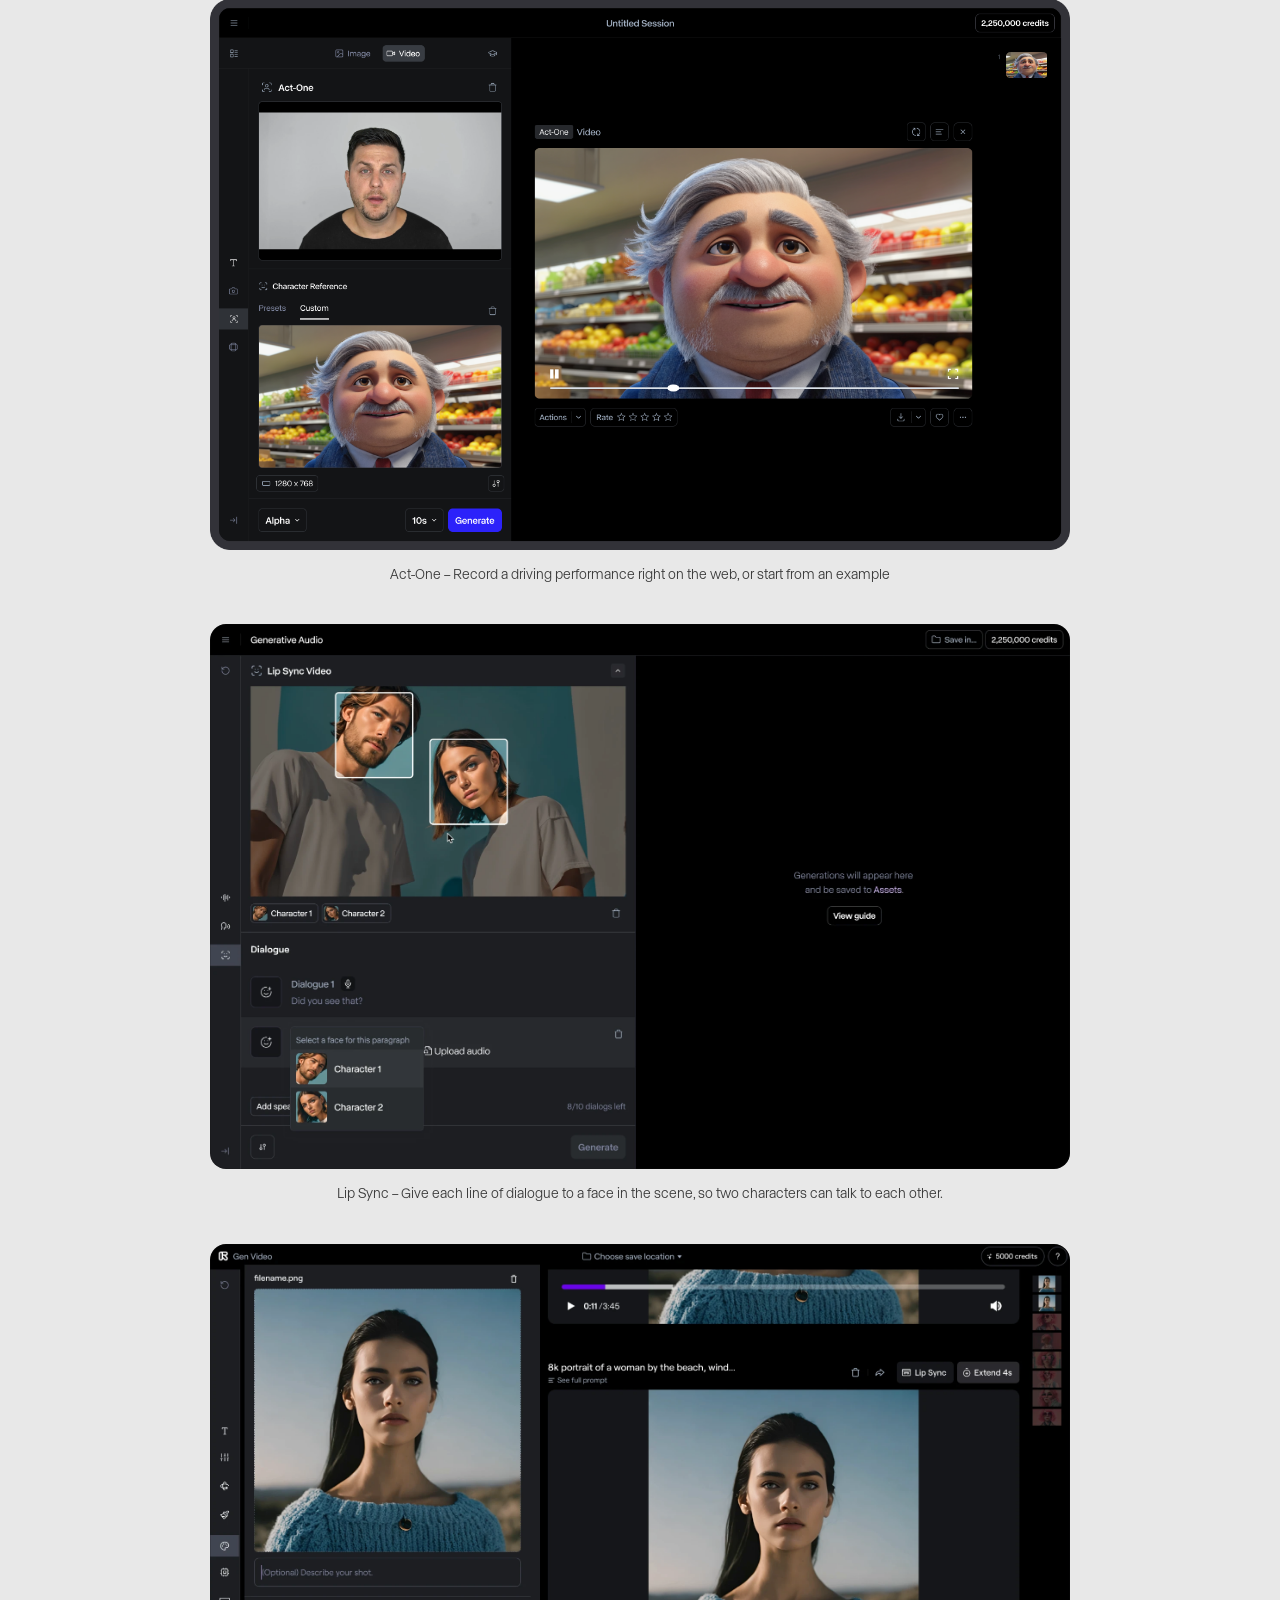
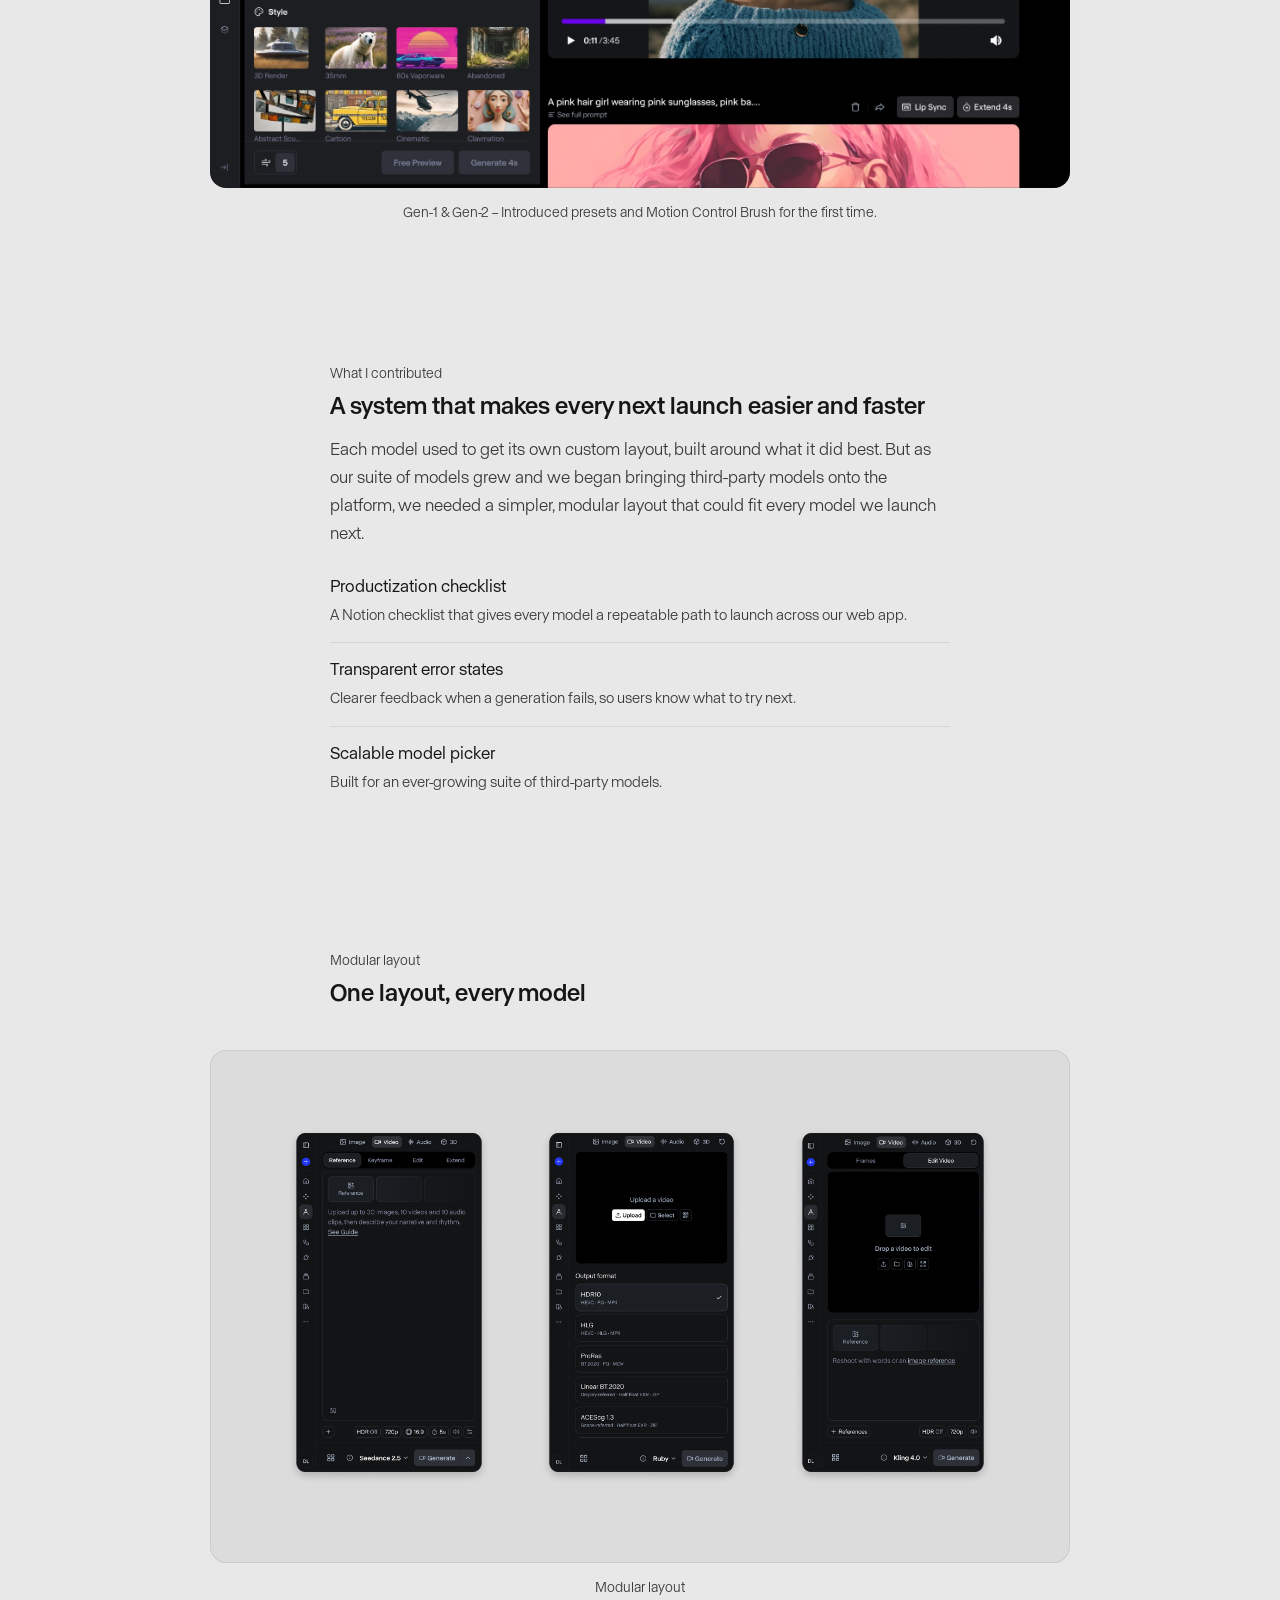
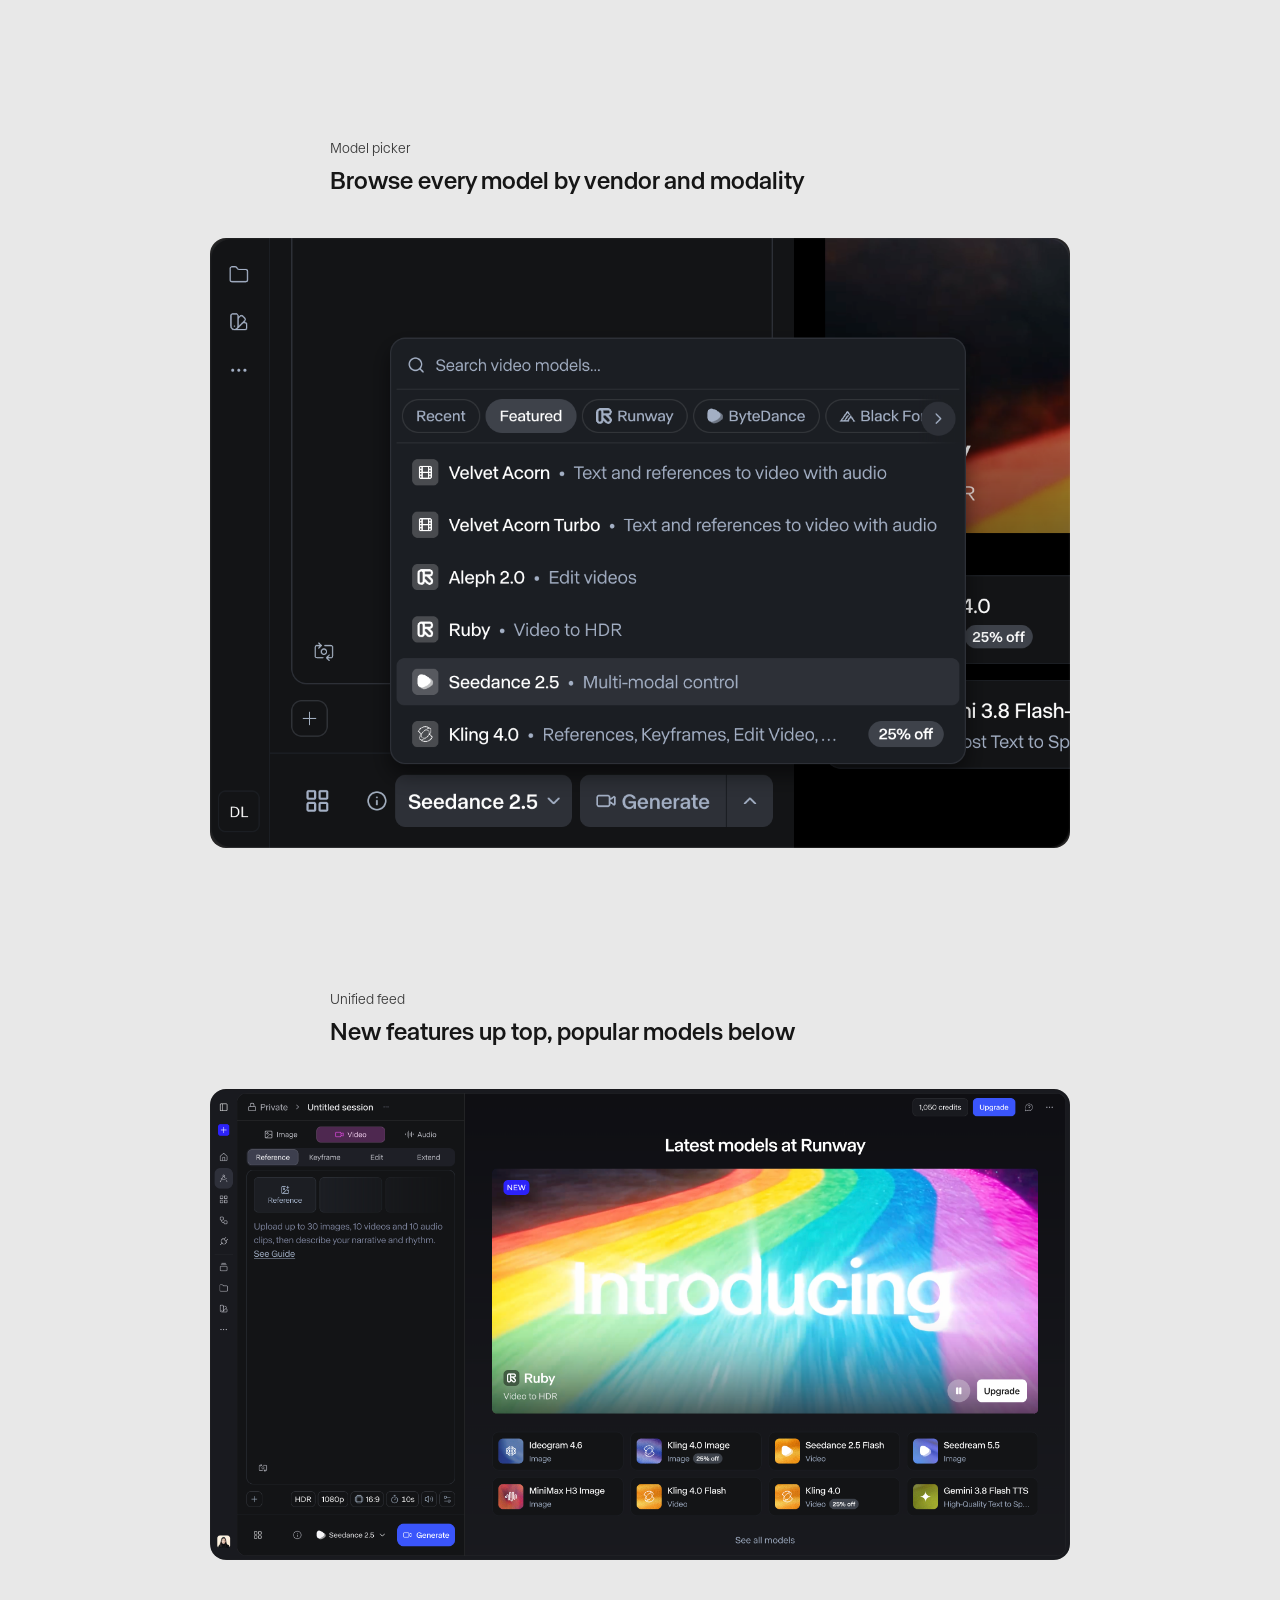
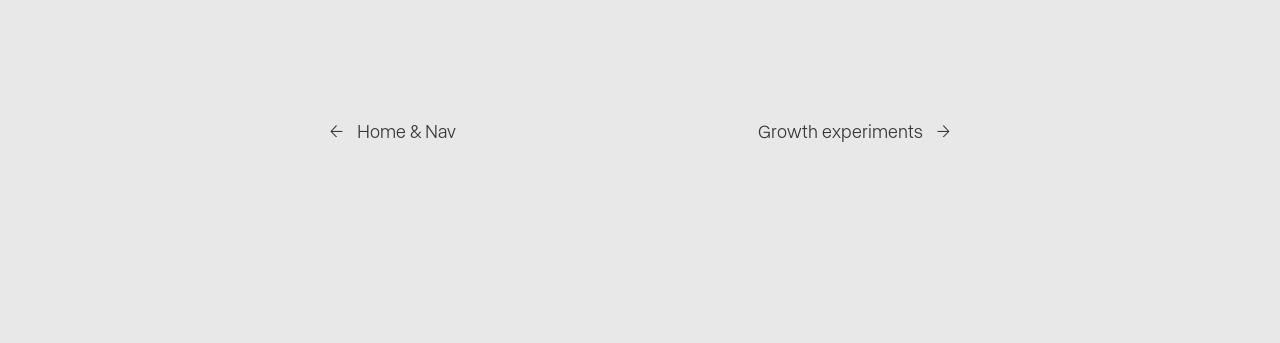
<file: work/model-productization.html>
<!doctype html>
<html lang="en">
<head>
  <meta charset="utf-8">
  <meta name="viewport" content="width=device-width, initial-scale=1">
  <!-- Google Analytics -->
  <script async src="https://www.googletagmanager.com/gtag/js?id=G-CFSD6H3RYP"></script>
  <script>
    window.dataLayer = window.dataLayer || [];
    function gtag(){dataLayer.push(arguments);}
    gtag('js', new Date());
    gtag('config', 'G-CFSD6H3RYP');
  </script>
  <title>Model productization · Sharon Dayoung Lee</title>
  <meta name="description" content="Model productization: Scaling how Runway ships models. A case study by Sharon Dayoung Lee, product designer at Runway.">
  <meta name="robots" content="noindex">
  <link rel="canonical" href="https://dayoung.design/work/model-productization.html">
  <meta property="og:type" content="website">
  <meta property="og:site_name" content="Sharon Dayoung Lee">
  <meta property="og:title" content="Model productization · Sharon Dayoung Lee">
  <meta property="og:description" content="Model productization: Scaling how Runway ships models. A case study by Sharon Dayoung Lee, product designer at Runway.">
  <meta property="og:url" content="https://dayoung.design/work/model-productization.html">
  <meta name="twitter:card" content="summary">
  <link rel="preload" href="../fonts/ABCNormal-Book.woff2" as="font" type="font/woff2" crossorigin>
  <link rel="preload" href="../fonts/ABCNormal-Neutral.woff2" as="font" type="font/woff2" crossorigin>
  <link rel="icon" href="../favicon.svg" type="image/svg+xml">
  <link rel="icon" href="../favicon-32.png" type="image/png" sizes="32x32">
  <link rel="apple-touch-icon" href="../apple-touch-icon.png">
  <link rel="stylesheet" href="../style.css?v=mwy0cm21">
  <script>
    // Apply the saved theme (default: device setting) before first paint so there's no flash.
    try {
      var t = localStorage.getItem('theme');
      if (['ink', 'slate', 'glacier'].indexOf(t) < 0) t = matchMedia('(prefers-color-scheme: dark)').matches ? 'ink' : 'glacier'; // no saved choice: follow the device's light/dark setting
      document.documentElement.dataset.theme = t;
    } catch (e) { document.documentElement.dataset.theme = 'ink'; }
    document.documentElement.classList.add('no-anim');
  </script>
</head>
<body class="has-contact-bar">
  <a class="case-back" href="../index.html" aria-label="Back to all work">
    <svg viewBox="0 0 24 24" width="18" height="18" fill="none" stroke="currentColor" stroke-width="1.6" stroke-linecap="round" stroke-linejoin="round" aria-hidden="true"><path d="M19 12H5M11 6l-6 6 6 6"/></svg>
  </a>
  <div class="case-theme">
      <!-- Theme slider: tap the sun to open, drag up for light, down for dark -->
      <div class="theme" id="theme">
        <div class="theme-track" role="slider" tabindex="0"
             aria-label="Color theme" aria-orientation="vertical"
             aria-valuemin="0" aria-valuemax="2" aria-valuenow="0">
          <div class="theme-ticks" aria-hidden="true"></div>
          <div class="theme-thumb" aria-hidden="true">
            <svg viewBox="0 0 24 24" width="18" height="18" fill="none" stroke="currentColor" stroke-width="1.6" stroke-linecap="round">
              <circle cx="12" cy="12" r="4"/>
              <path d="M12 2.5v2.2M12 19.3v2.2M2.5 12h2.2M19.3 12h2.2M5.3 5.3l1.6 1.6M17.1 17.1l1.6 1.6M5.3 18.7l1.6-1.6M17.1 6.9l1.6-1.6"/>
            </svg>
          </div>
        </div>
      </div>
  </div>

  <div class="case-bg" aria-hidden="true"></div>
  <main class="case wide-shots">

    <div class="case-banner bleed"><video src="../images/mp-hero.mp4" poster="../images/mp-hero-poster.jpg" autoplay muted loop playsinline aria-label="Runway hero video"></video></div>


    <header class="case-hero">
      <h1>Model productization</h1>
      <p class="case-sub">Scaling how Runway ships models</p>
      <dl class="meta">
        <div><dt>Role</dt><dd>Design lead</dd></div>
        <div><dt>Timeline</dt><dd>Feb 2023 — Ongoing</dd></div>
        <div><dt>Scope</dt><dd>Model launches and the system behind them</dd></div>
      </dl>
    </header>

    <section class="block tight">
      <p class="summary">Runway ships models fast, including third-party models on day one. But each launch started from scratch, so empty states, layouts and error handling differed from tool to tool.</p>
      <p class="summary">Alongside designing those launches, I designed the modular layout every tool now shares and the model picker built for an ever-growing list of vendors. They’re part of a system that also includes a productization checklist in Notion, which gives every model a repeatable path to launch, and clearer error states. Our third-party model team built the backend and API that make day-one launches possible.</p>
      <p class="summary">Every next launch is now easier and faster.</p>
      <p class="try"><a href="https://app.runwayml.com" target="_blank" rel="noopener">Try it now <span aria-hidden="true">↗</span><span class="visually-hidden"> (opens Runway in a new tab)</span></a></p>
    </section>

    <section class="showcase">
      <div class="showcase-text">
        <p class="label">Launch highlights</p>
        <h2>First-of-their-kind launches</h2>
      </div>
      <div class="cols showcase-text">
        <div><h3><a class="hl-title" href="https://runway.com/product/aleph-2" target="_blank" rel="noopener">Edit Studio <span class="hl-year">(2026)</span> <span aria-hidden="true">↗</span><span class="visually-hidden"> (opens Edit Studio on Runway in a new tab)</span></a></h3><p>Designed the flow to select a representative frame or range and edit your entire video from it.</p></div>
        <div><h3><a class="hl-title" href="https://runway.com/research/introducing-act-one" target="_blank" rel="noopener">Act-Two &amp; One <span class="hl-year">(2024–2025)</span> <span aria-hidden="true">↗</span><span class="visually-hidden"> (opens Act-Two & One on Runway in a new tab)</span></a></h3><p>Designed onboarding with example assets, and recording right on the web.</p></div>
        <div><h3><a class="hl-title" href="https://runway.com/research/introducing-runway-gen-4" target="_blank" rel="noopener">Gen-4 &amp; Turbo <span class="hl-year">(2025)</span> <span aria-hidden="true">↗</span><span class="visually-hidden"> (opens Gen-4 & Turbo on Runway in a new tab)</span></a></h3><p>Designed the image and video references and tagging experience.</p></div>
        <div><h3>Lip Sync <span class="hl-year">(2024)</span></h3><p>Designed voice verification and the multi-dialogue layout.</p></div>
        <div><h3><a class="hl-title" href="https://runway.com/research/introducing-gen-3-alpha" target="_blank" rel="noopener">Gen-3 Alpha <span class="hl-year">(2024)</span> <span aria-hidden="true">↗</span><span class="visually-hidden"> (opens Gen-3 Alpha on Runway in a new tab)</span></a></h3><p>Designed a guided creation experience with style and motion presets.</p></div>
        <div><h3><a class="hl-title" href="https://runway.com/research/gen-2" target="_blank" rel="noopener">Gen-2 <span aria-hidden="true">↗</span><span class="visually-hidden"> (opens Gen-2 on Runway Research in a new tab)</span></a> &amp; <a class="hl-title" href="https://runway.com/research/gen-1" target="_blank" rel="noopener">Gen-1 <span aria-hidden="true">↗</span><span class="visually-hidden"> (opens Gen-1 on Runway Research in a new tab)</span></a> <span class="hl-year">(2023)</span></h3><p>Designed a guided creation experience with style presets, prompt examples and Motion Brush.</p></div>
      </div>
      <figure class="shot">
        <img class="square" src="../images/mp-edit-studio.png" alt="Edit Studio: a video with a selected range of frames 48 to 322, a prompt to change the frog to a panda, and a Your edits panel with Generate Video" loading="lazy">
        <figcaption>Edit Studio – Pick a range of frames, describe the change, and it carries through the whole video.</figcaption>
      </figure>
      <figure class="shot">
        <img class="square" src="../images/mp-gen4.png" alt="Gen-4 image tool with two image references tagged img1 and img2 in the prompt, a Vivid Cool style preset, and a Gen-4: Now for Image and Video preview" loading="lazy">
        <figcaption>Gen-4 – Tag image references right in the prompt, and pick a style preset</figcaption>
      </figure>
      <figure class="shot">
        <img class="square" src="../images/mp-act-one-tool.png" alt="Act-One tool with a recorded driving performance of a man, a character reference of an animated older man, and the generated result in a grocery store" loading="lazy">
        <figcaption>Act-One – Record a driving performance right on the web, or start from an example</figcaption>
      </figure>
      <figure class="shot">
        <img class="framed" src="../images/mp-lip-sync.webp" alt="Generative Audio Lip Sync Video tool with two detected faces, Character 1 and Character 2, and a dialogue list where each line is assigned to a face" loading="lazy">
        <figcaption>Lip Sync – Give each line of dialogue to a face in the scene, so two characters can talk to each other.</figcaption>
      </figure>
      <figure class="shot">
        <img class="framed" src="../images/mp-gen-video.png" alt="Gen Video tool with a reference image, style presets like 3D Render and 35mm, and generated videos with Lip Sync and Extend" loading="lazy">
        <figcaption>Gen-1 &amp; Gen-2 – Introduced presets and Motion Control Brush for the first time.</figcaption>
      </figure>
    </section>

    <section class="showcase">
      <div class="showcase-text">
        <p class="label">What I contributed</p>
        <h2>A system that makes every next launch easier and faster</h2>
        <p>Each model used to get its own custom layout, built around what it did best. But as our suite of models grew and we began bringing third-party models onto the platform, we needed a simpler, modular layout that could fit every model we launch next.</p>
      </div>
      <div class="cols showcase-text">
        <div><h3>Productization checklist</h3><p>A Notion checklist that gives every model a repeatable path to launch across our web app.</p></div>
        <div><h3>Transparent error states</h3><p>Clearer feedback when a generation fails, so users know what to try next.</p></div>
        <div><h3>Scalable model picker</h3><p>Built for an ever-growing suite of third-party models.</p></div>
      </div>
    </section>

    <section class="showcase">
      <div class="showcase-text">
        <p class="label">Modular layout</p>
        <h2>One layout, every model</h2>
      </div>
      <figure class="shot trio">
        <div class="trio-card">
        <div class="trio-row">
          <img src="../images/mp-modular-1.png" alt="Seedance 2.5 video tool panel with Reference, Keyframe, Edit and Extend tabs and a reference upload area" loading="lazy">
          <img src="../images/mp-modular-2.png" alt="Ruby video tool panel with a video upload area and output format options like HDR10, HLG and ProRes" loading="lazy">
          <img src="../images/mp-modular-3.png" alt="Kling 4.0 Edit Video panel with a video drop zone and a reference prompt area" loading="lazy">
        </div>
        </div>
        <figcaption>Modular layout</figcaption>
      </figure>
    </section>

    <section class="showcase">
      <div class="showcase-text">
        <p class="label">Model picker</p>
        <h2>Browse every model by vendor and modality</h2>
      </div>
      <figure class="shot">
        <img src="../images/mp-picker.png" alt="Model picker grouped by vendor and modality" loading="lazy">
      </figure>
    </section>

    <section class="showcase">
      <div class="showcase-text">
        <p class="label">Unified feed</p>
        <h2>New features up top, popular models below</h2>
      </div>
      <figure class="shot">
        <img class="framed" src="../images/mp-feed.png?v=3" alt="Video tool with a Latest models at Runway feed: a large Ruby announcement up top and popular models like Ideogram 4.6, Kling 4.0 and Seedance 2.5 Flash below" loading="lazy">
      </figure>
    </section>

    <nav class="pager" aria-label="More projects">

      <a class="prev" href="home-nav.html"><span class="pager-arrow" aria-hidden="true">←</span><strong><span class="visually-hidden">Previous project: </span>Home &amp; Nav</strong></a>

      <a class="next" href="growth-experiments.html"><strong><span class="visually-hidden">Next project: </span>Growth experiments</strong><span class="next-arrow" aria-hidden="true">→</span></a>

    </nav>

  </main>

  <footer class="contact-bar">
    <div class="contact-bar-inner">
      <a href="mailto:gda6050@gmail.com" data-copy-email="gda6050@gmail.com">Email</a>
      <a href="https://www.linkedin.com/in/sharon-dayoung/" target="_blank" rel="noopener">LinkedIn <span aria-hidden="true">↗</span></a>
    </div>
  </footer>
  <div class="toast" id="toast" role="status" aria-live="polite"></div>
  <script src="../site.js?v=mwy0cm21"></script>
</body>
</html>
</file>
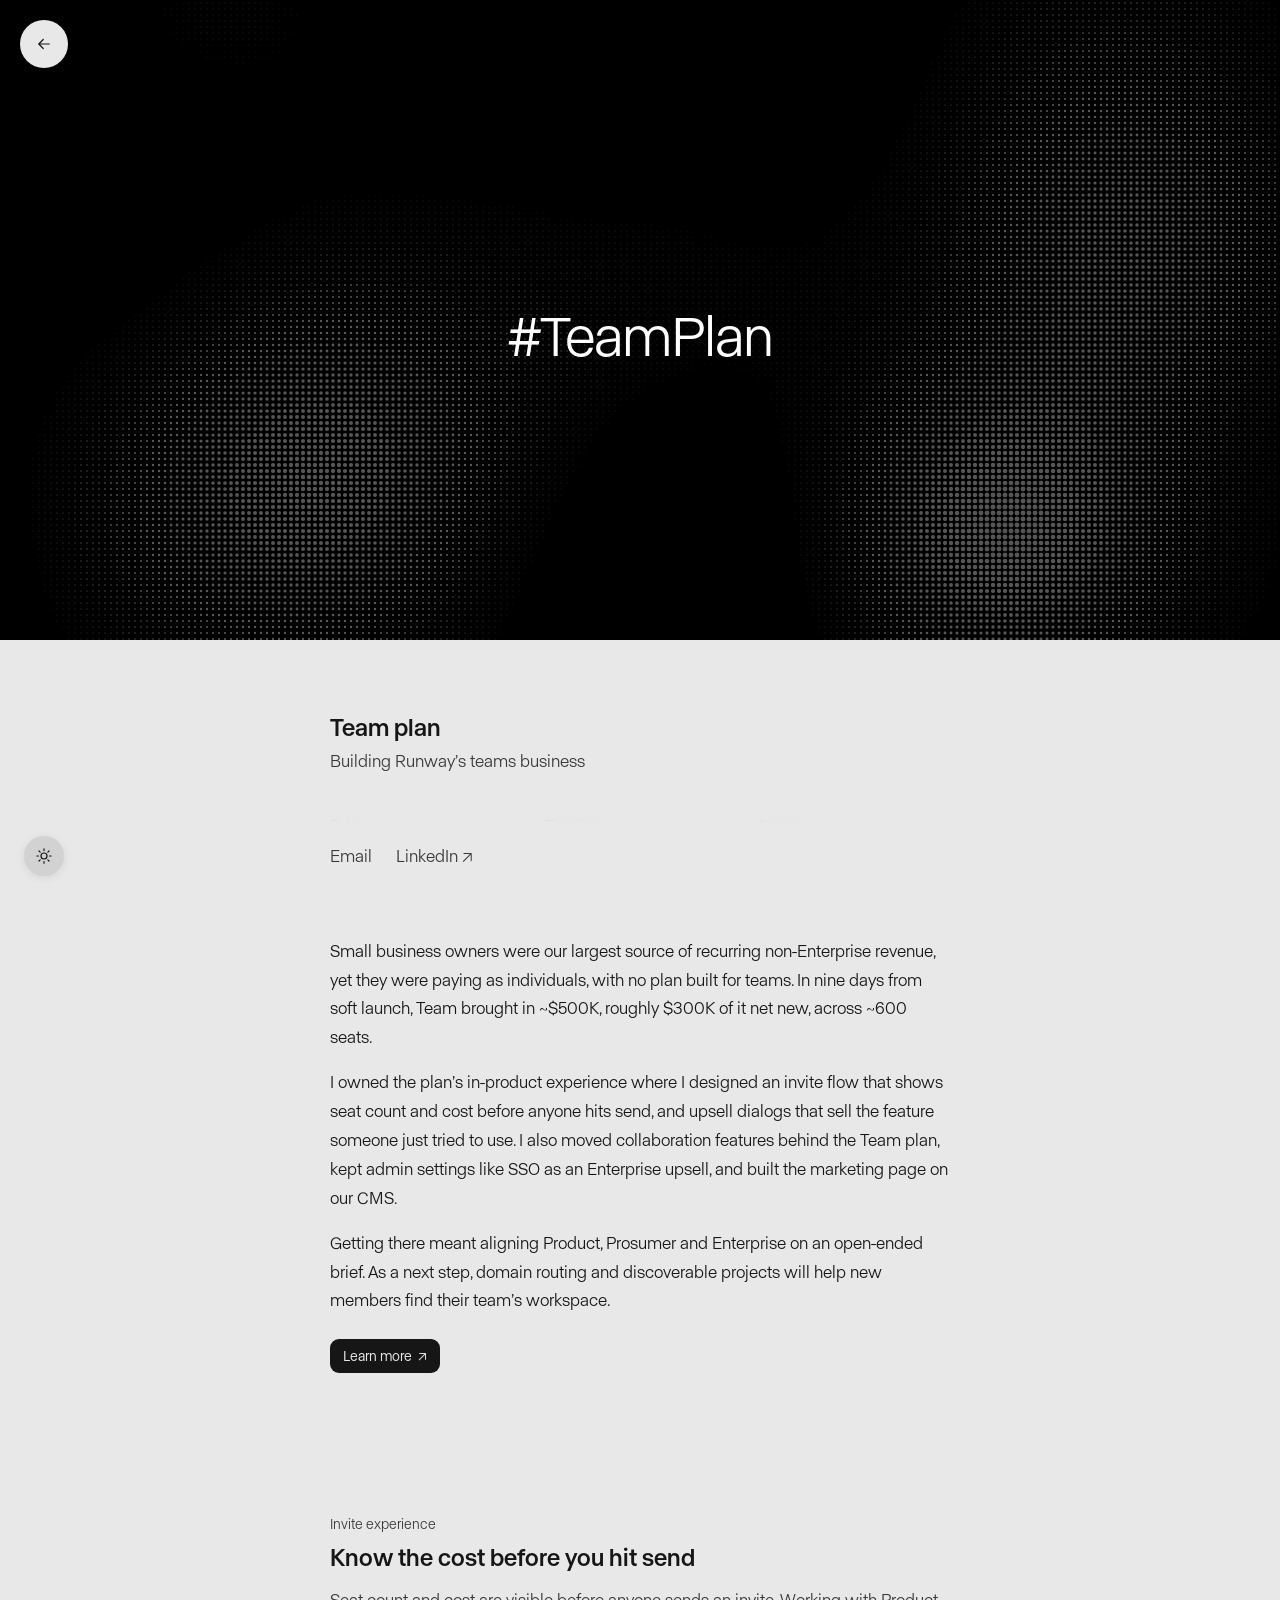
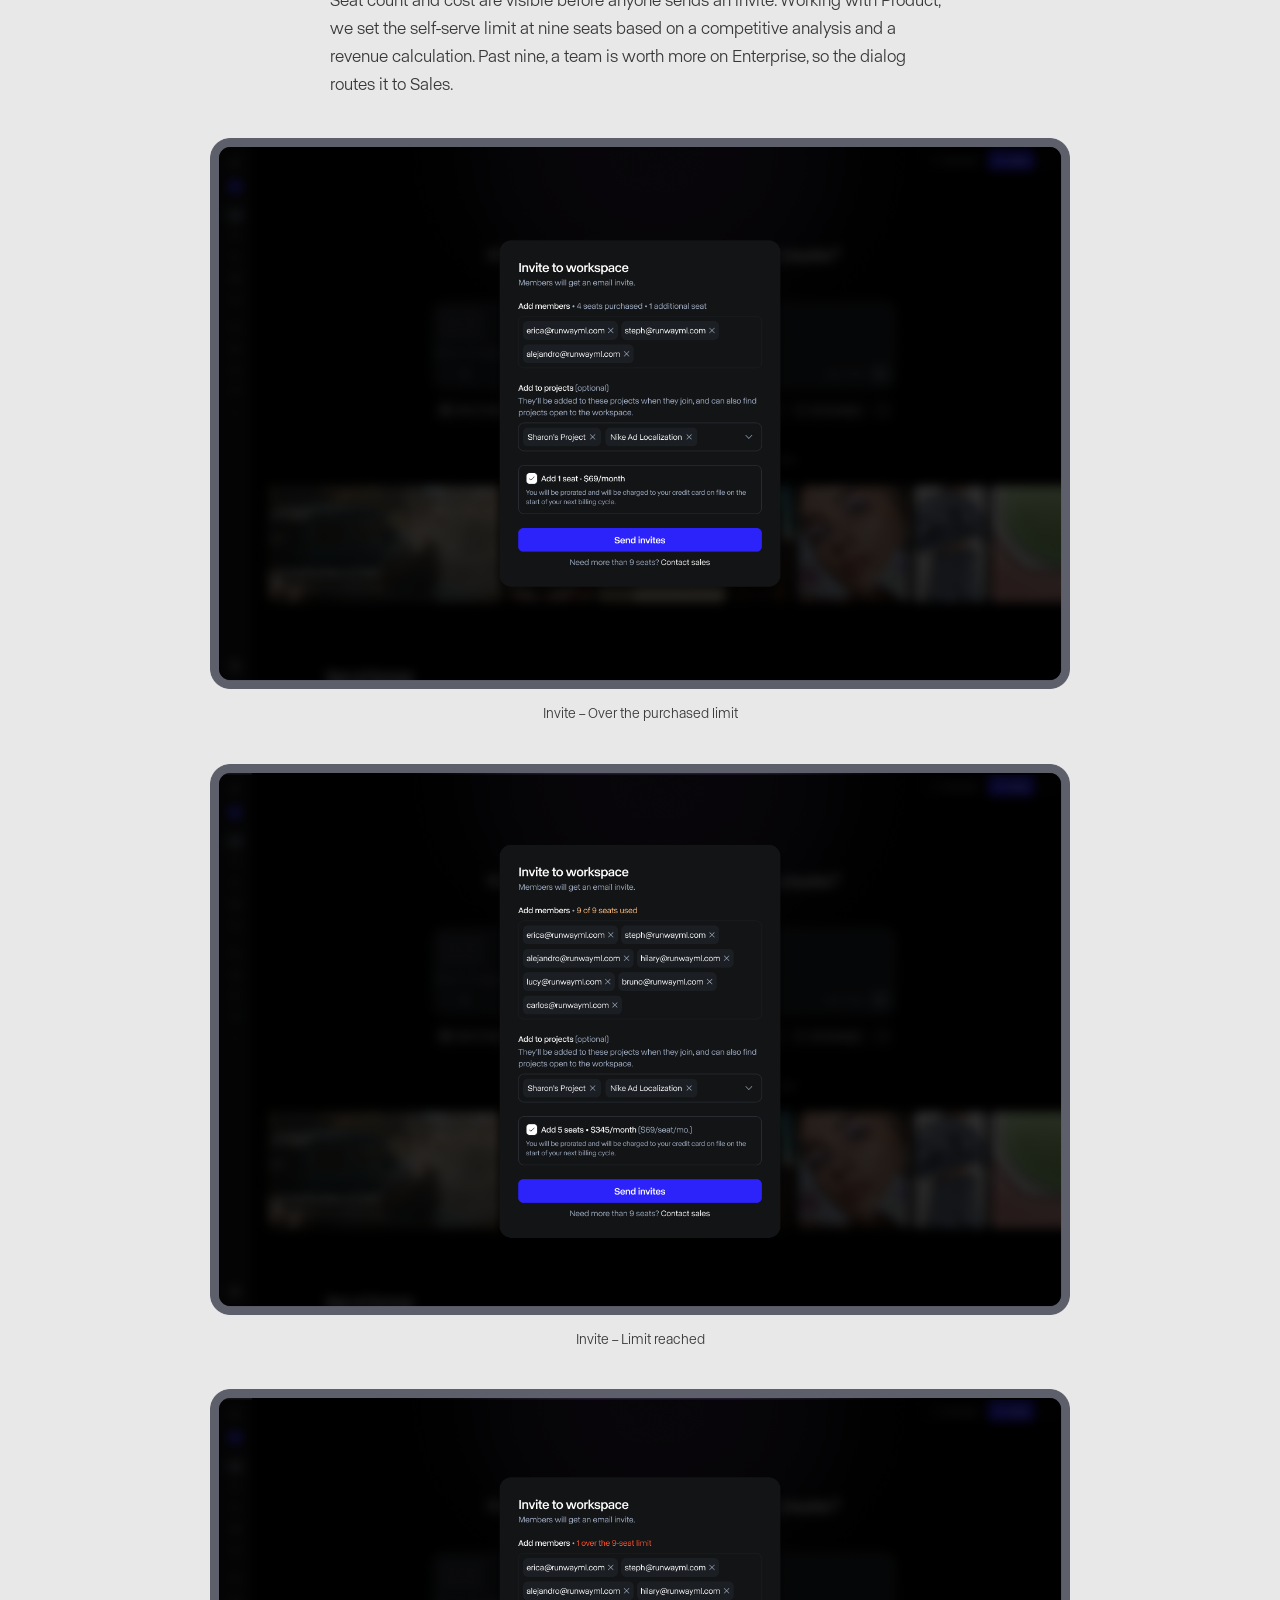
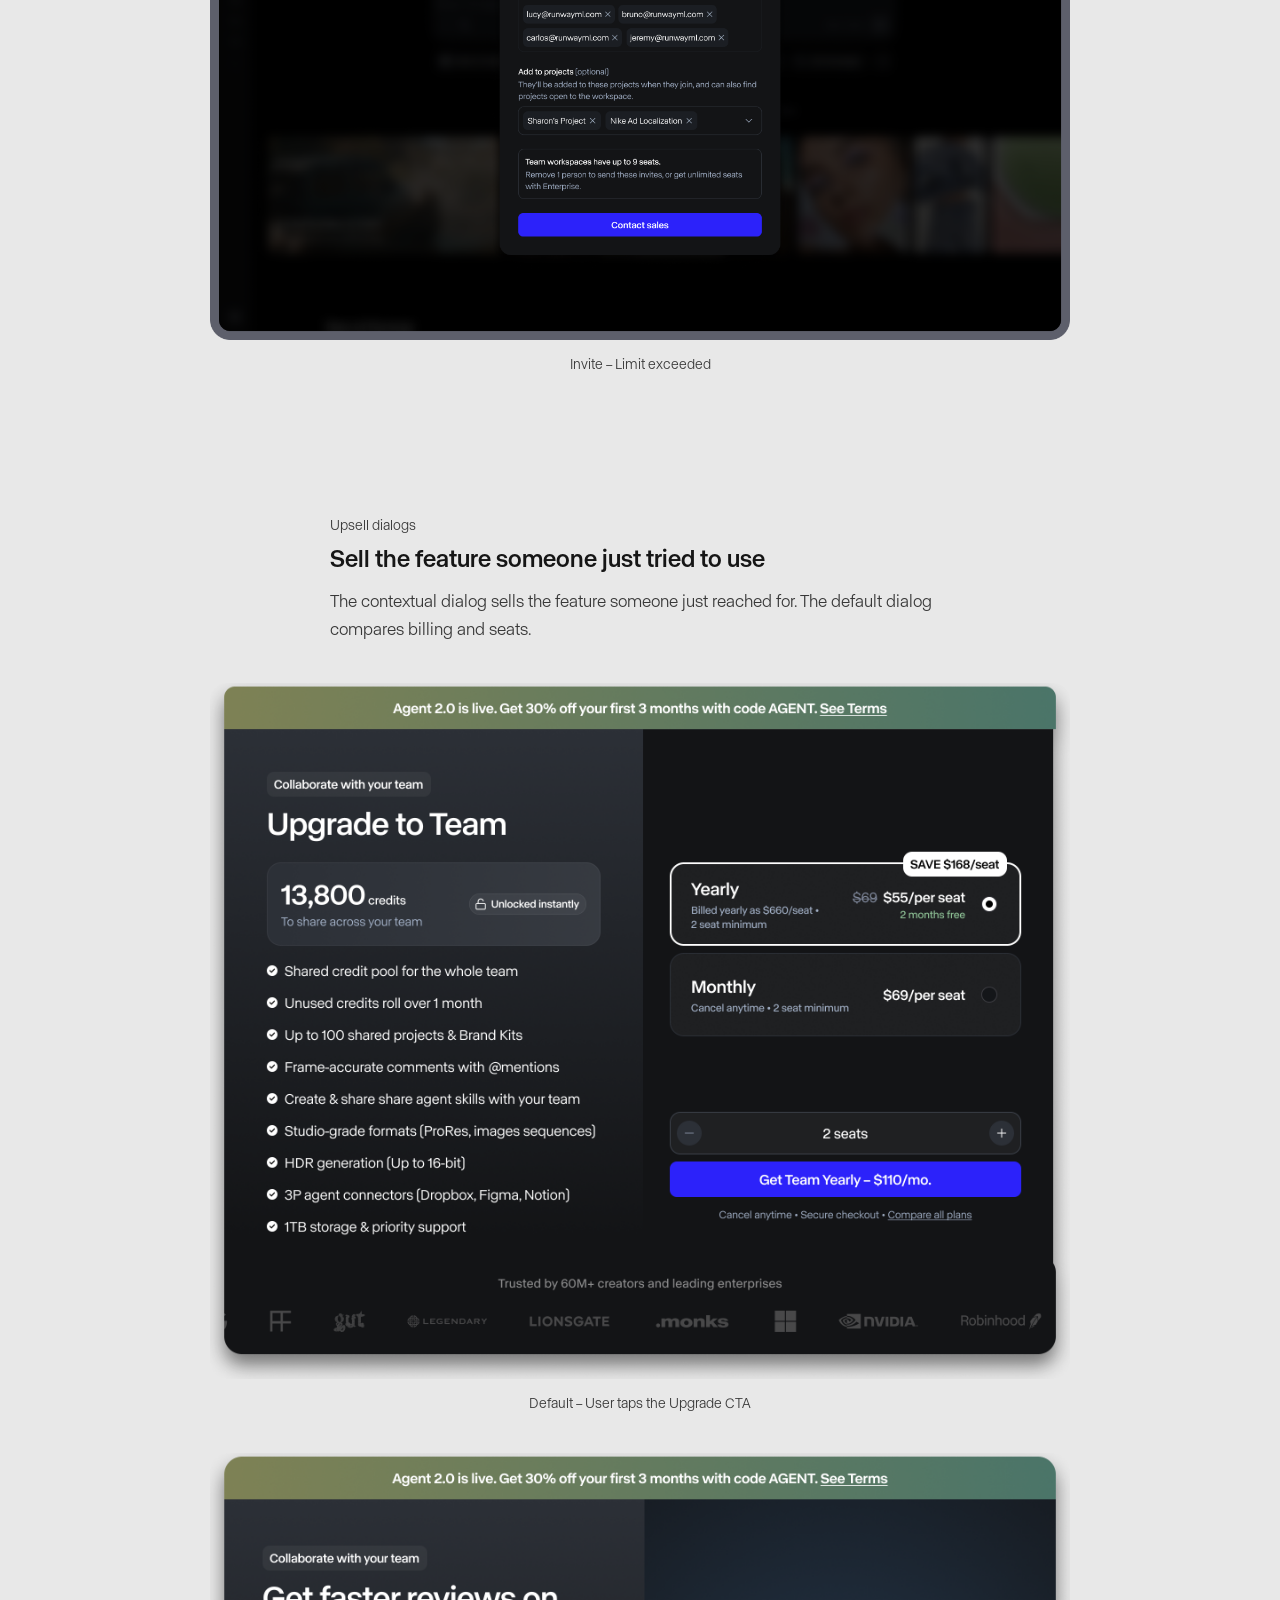
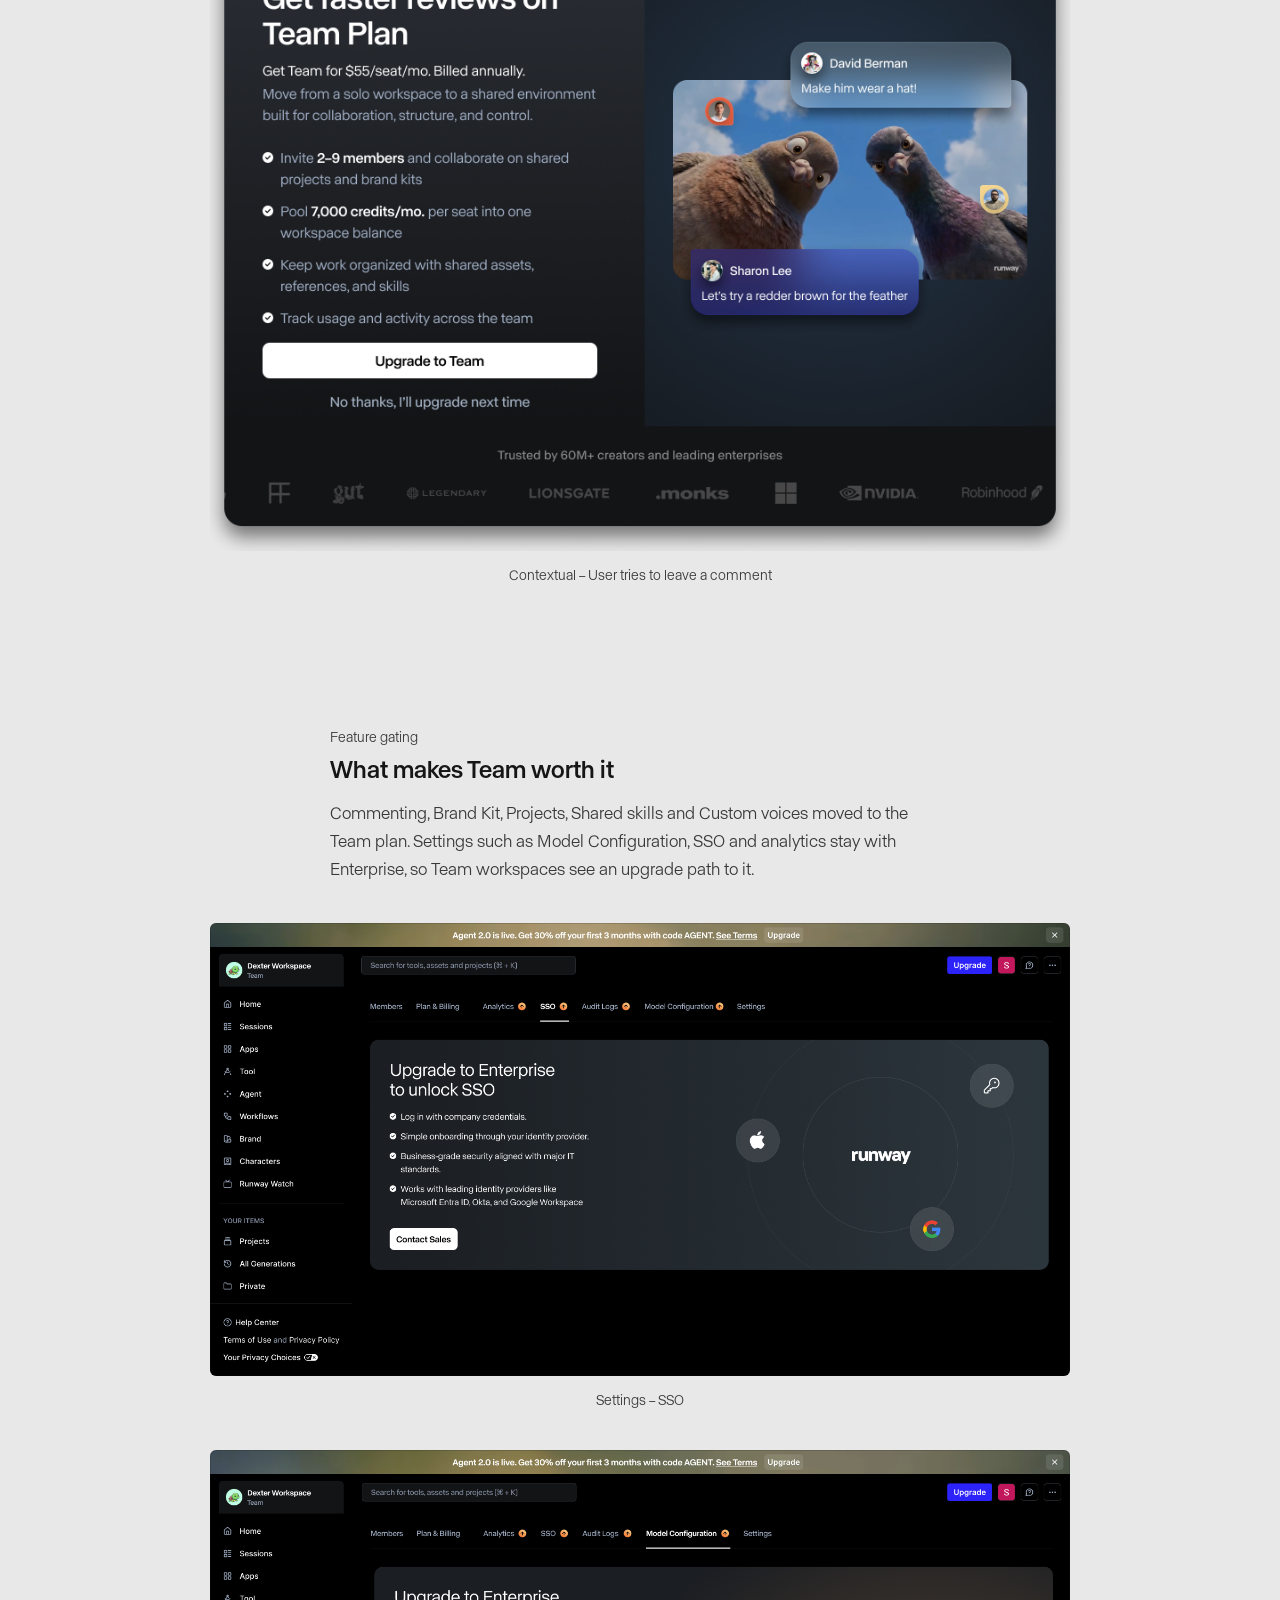
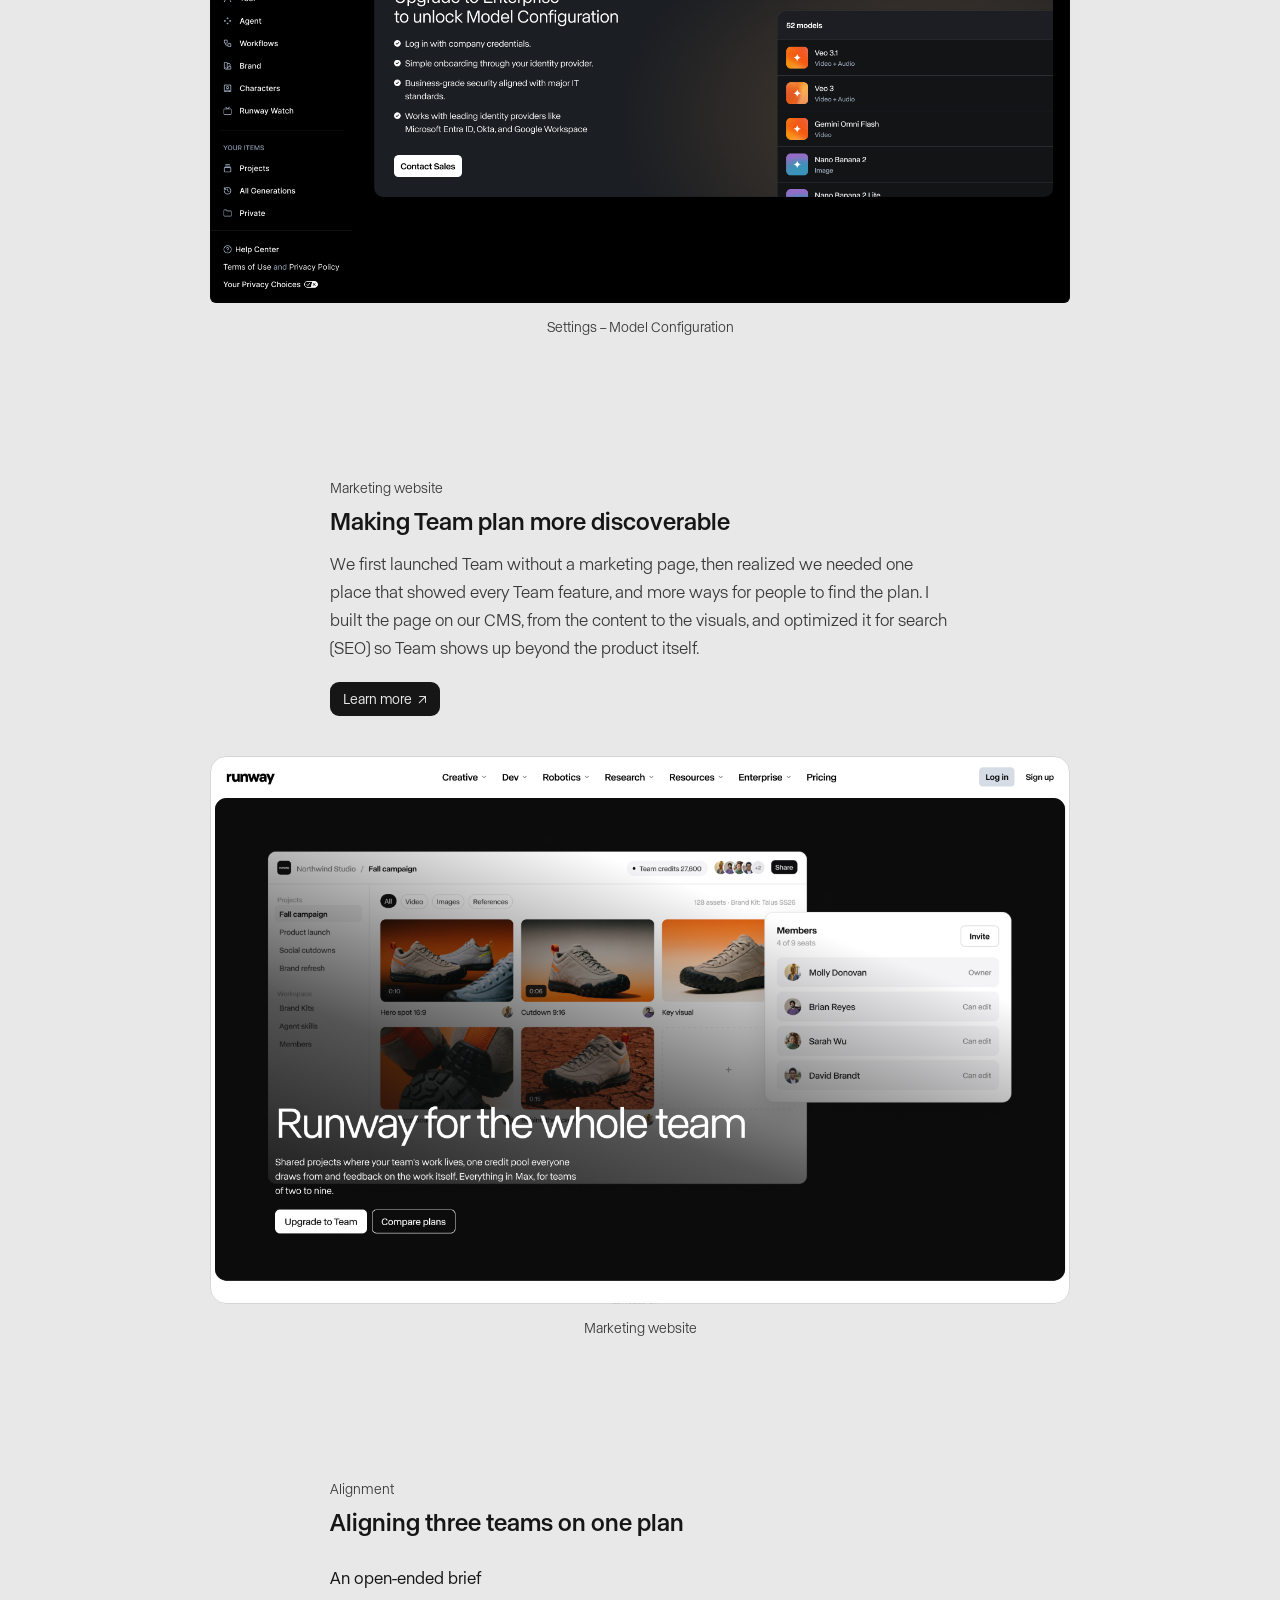
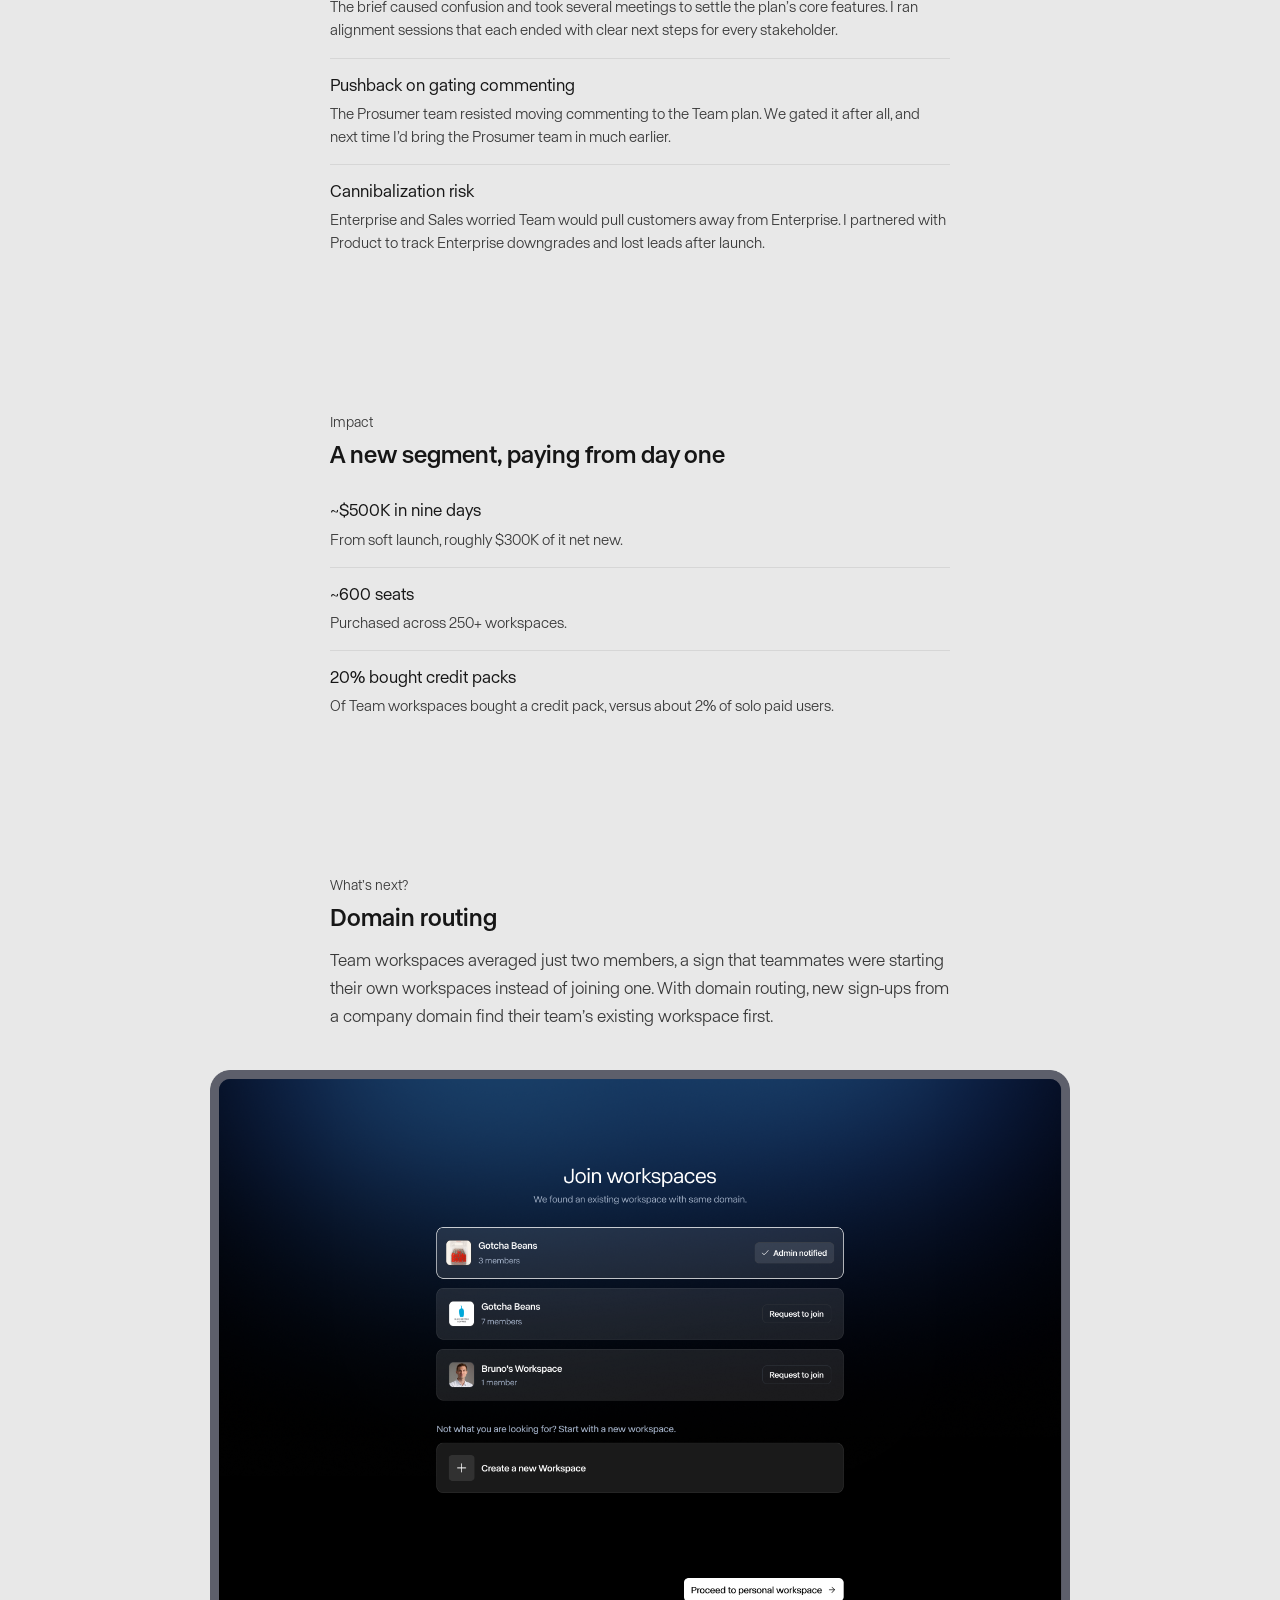
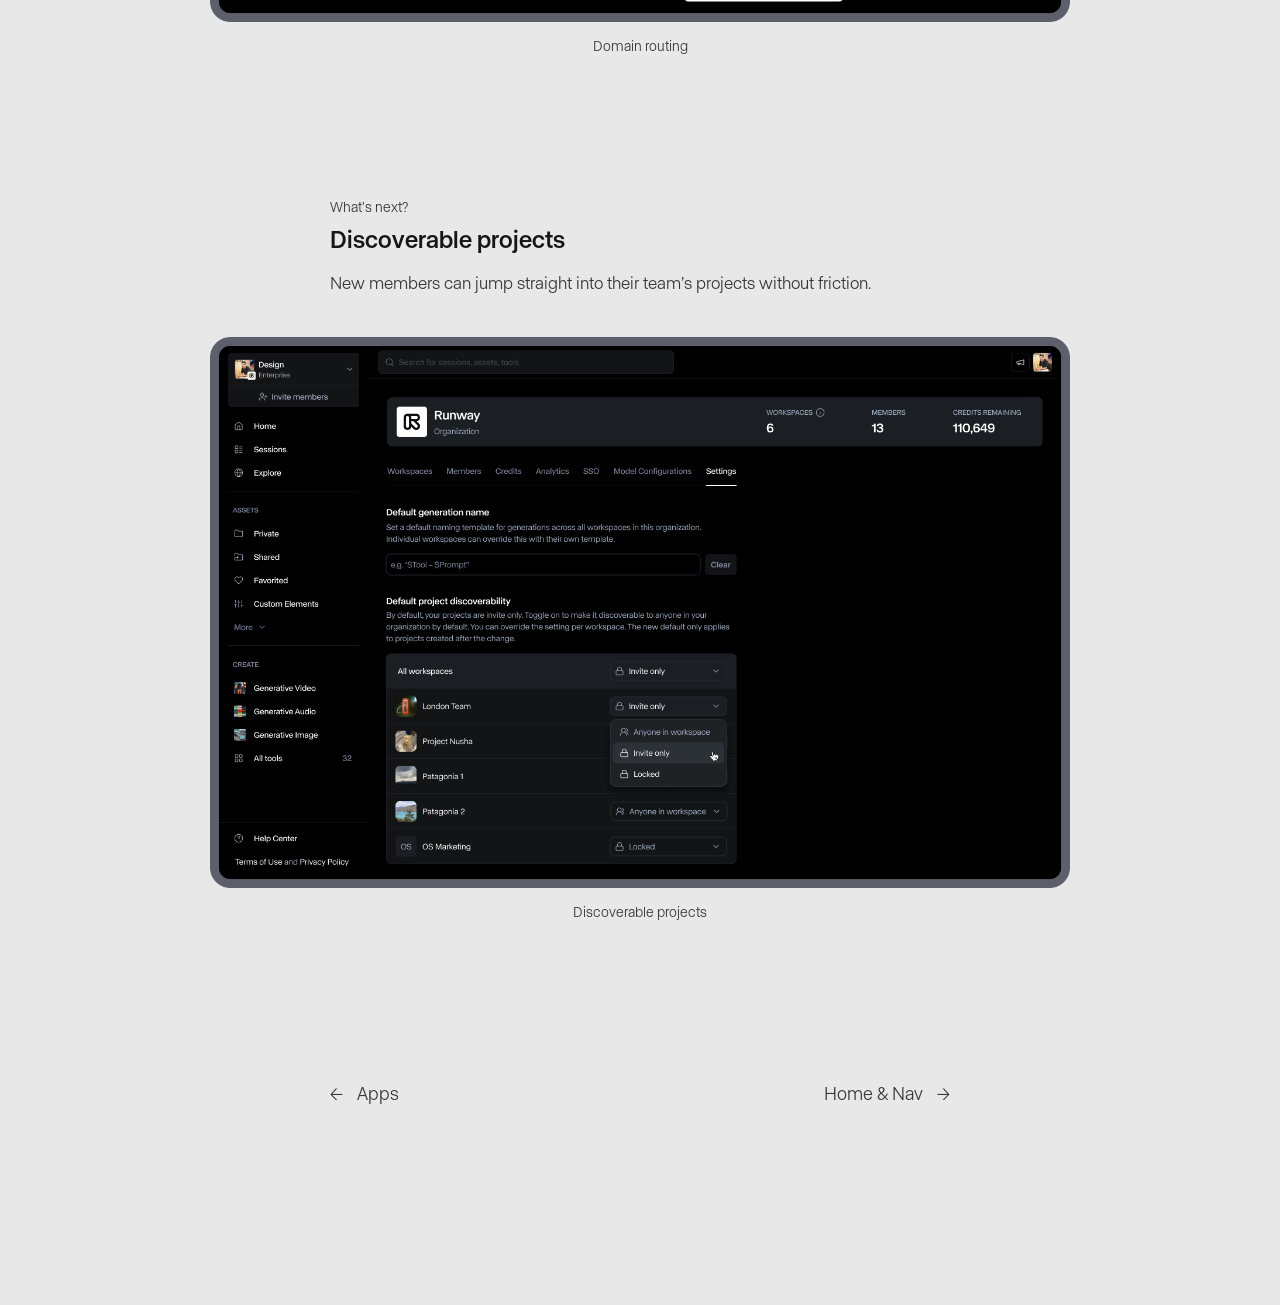
<file: work/team-plan.html>
<!doctype html>
<html lang="en">
<head>
  <meta charset="utf-8">
  <meta name="viewport" content="width=device-width, initial-scale=1">
  <!-- Google Analytics -->
  <script async src="https://www.googletagmanager.com/gtag/js?id=G-CFSD6H3RYP"></script>
  <script>
    window.dataLayer = window.dataLayer || [];
    function gtag(){dataLayer.push(arguments);}
    gtag('js', new Date());
    gtag('config', 'G-CFSD6H3RYP');
  </script>
  <title>Team plan · Sharon Dayoung Lee</title>
  <meta name="description" content="Team plan: Building Runway’s teams business. A case study by Sharon Dayoung Lee, product designer at Runway.">
  <meta name="robots" content="noindex">
  <link rel="canonical" href="https://dayoung.design/work/team-plan.html">
  <meta property="og:type" content="website">
  <meta property="og:site_name" content="Sharon Dayoung Lee">
  <meta property="og:title" content="Team plan · Sharon Dayoung Lee">
  <meta property="og:description" content="Team plan: Building Runway’s teams business. A case study by Sharon Dayoung Lee, product designer at Runway.">
  <meta property="og:url" content="https://dayoung.design/work/team-plan.html">
  <meta name="twitter:card" content="summary">
  <link rel="preload" href="../fonts/ABCNormal-Book.woff2" as="font" type="font/woff2" crossorigin>
  <link rel="preload" href="../fonts/ABCNormal-Neutral.woff2" as="font" type="font/woff2" crossorigin>
  <link rel="icon" href="../favicon.svg" type="image/svg+xml">
  <link rel="icon" href="../favicon-32.png" type="image/png" sizes="32x32">
  <link rel="apple-touch-icon" href="../apple-touch-icon.png">
  <link rel="stylesheet" href="../style.css?v=mwy0cm21">
  <script>
    // Apply the saved theme (default: device setting) before first paint so there's no flash.
    try {
      var t = localStorage.getItem('theme');
      if (['ink', 'slate', 'glacier'].indexOf(t) < 0) t = matchMedia('(prefers-color-scheme: dark)').matches ? 'ink' : 'glacier'; // no saved choice: follow the device's light/dark setting
      document.documentElement.dataset.theme = t;
    } catch (e) { document.documentElement.dataset.theme = 'ink'; }
    document.documentElement.classList.add('no-anim');
  </script>
</head>
<body class="has-contact-bar">
  <a class="case-back" href="../index.html" aria-label="Back to all work">
    <svg viewBox="0 0 24 24" width="18" height="18" fill="none" stroke="currentColor" stroke-width="1.6" stroke-linecap="round" stroke-linejoin="round" aria-hidden="true"><path d="M19 12H5M11 6l-6 6 6 6"/></svg>
  </a>
  <div class="case-theme">
      <!-- Theme slider: tap the sun to open, drag up for light, down for dark -->
      <div class="theme" id="theme">
        <div class="theme-track" role="slider" tabindex="0"
             aria-label="Color theme" aria-orientation="vertical"
             aria-valuemin="0" aria-valuemax="2" aria-valuenow="0">
          <div class="theme-ticks" aria-hidden="true"></div>
          <div class="theme-thumb" aria-hidden="true">
            <svg viewBox="0 0 24 24" width="18" height="18" fill="none" stroke="currentColor" stroke-width="1.6" stroke-linecap="round">
              <circle cx="12" cy="12" r="4"/>
              <path d="M12 2.5v2.2M12 19.3v2.2M2.5 12h2.2M19.3 12h2.2M5.3 5.3l1.6 1.6M17.1 17.1l1.6 1.6M5.3 18.7l1.6-1.6M17.1 6.9l1.6-1.6"/>
            </svg>
          </div>
        </div>
      </div>
  </div>

  <div class="case-bg" aria-hidden="true"></div>
  <main class="case wide-shots">

    <div class="case-banner word-banner" data-halftone><span>#TeamPlan</span></div>


    <header class="case-hero">
      <h1>Team plan</h1>
      <p class="case-sub">Building Runway’s teams business</p>
      <dl class="meta">
        <div><dt>Role</dt><dd>Design lead</dd></div>
        <div><dt>Timeline</dt><dd>3 weeks · September 2026</dd></div>
        <div><dt>Scope</dt><dd>In-product experience and marketing page</dd></div>
      </dl>
    </header>

    <section class="block tight">
      <p class="summary">Small business owners were our largest source of recurring non-Enterprise revenue, yet they were paying as individuals, with no plan built for teams. In nine days from soft launch, Team brought in ~$500K, roughly $300K of it net new, across ~600 seats.</p>
      <p class="summary">I owned the plan’s in-product experience where I designed an invite flow that shows seat count and cost before anyone hits send, and upsell dialogs that sell the feature someone just tried to use. I also moved collaboration features behind the Team plan, kept admin settings like SSO as an Enterprise upsell, and built the marketing page on our CMS.</p>
      <p class="summary">Getting there meant aligning Product, Prosumer and Enterprise on an open-ended brief. As a next step, domain routing and discoverable projects will help new members find their team’s workspace.</p>
      <p class="try"><a href="https://runway.com/team-plan" target="_blank" rel="noopener">Learn more <span aria-hidden="true">↗</span><span class="visually-hidden"> (opens the Runway Team plan page in a new tab)</span></a></p>
    </section>

    <section class="showcase">
      <div class="showcase-text">
        <p class="label">Invite experience</p>
        <h2>Know the cost before you hit send</h2>
        <p>Seat count and cost are visible before anyone sends an invite. Working with Product, we set the self-serve limit at nine seats based on a competitive analysis and a revenue calculation. Past nine, a team is worth more on Enterprise, so the dialog routes it to Sales.</p>
      </div>
      <figure class="shot">
        <img src="../images/tp-invite-over.png" alt="Invite to workspace dialog with 4 seats purchased and 1 additional seat, showing Add 1 seat for $69/month before Send invites" loading="lazy">
        <figcaption>Invite – Over the purchased limit</figcaption>
      </figure>
      <figure class="shot">
        <img src="../images/tp-invite-reached.png" alt="Invite dialog at 9 of 9 seats used, adding 5 seats for $345/month, with Need more than 9 seats? Contact sales" loading="lazy">
        <figcaption>Invite – Limit reached</figcaption>
      </figure>
      <figure class="shot">
        <img src="../images/tp-invite-exceeded.png" alt="Invite dialog 1 over the 9-seat limit, explaining Team workspaces have up to 9 seats, with a Contact sales button" loading="lazy">
        <figcaption>Invite – Limit exceeded</figcaption>
      </figure>
    </section>

    <section class="showcase">
      <div class="showcase-text">
        <p class="label">Upsell dialogs</p>
        <h2>Sell the feature someone just tried to use</h2>
        <p>The contextual dialog sells the feature someone just reached for. The default dialog compares billing and seats.</p>
      </div>
      <figure class="shot">
        <img src="../images/tp-upsell-default.png" alt="Upgrade to Team dialog with 13,800 shared credits, a feature list, yearly or monthly per-seat pricing and a seat counter" loading="lazy">
        <figcaption>Default – User taps the Upgrade CTA</figcaption>
      </figure>
      <figure class="shot">
        <img src="../images/tp-upsell-comment.png" alt="Get faster reviews on Team Plan dialog showing teammates commenting on an image, with an Upgrade to Team button" loading="lazy">
        <figcaption>Contextual – User tries to leave a comment</figcaption>
      </figure>
    </section>

    <section class="showcase">
      <div class="showcase-text">
        <p class="label">Feature gating</p>
        <h2>What makes Team worth it</h2>
        <p>Commenting, Brand Kit, Projects, Shared skills and Custom voices moved to the Team plan. Settings such as Model Configuration, SSO and analytics stay with Enterprise, so Team workspaces see an upgrade path to it.</p>
      </div>
      <figure class="shot">
        <img class="framed soft" src="../images/tp-gating-sso.png" alt="SSO settings tab showing Upgrade to Enterprise to unlock SSO, with identity providers around the Runway logo and a Contact Sales button" loading="lazy">
        <figcaption>Settings – SSO</figcaption>
      </figure>
      <figure class="shot">
        <img class="framed soft" src="../images/tp-gating-model-config.png" alt="Model Configuration settings tab showing Upgrade to Enterprise to unlock Model Configuration, beside a list of 52 models" loading="lazy">
        <figcaption>Settings – Model Configuration</figcaption>
      </figure>
    </section>

    <section class="showcase">
      <div class="showcase-text">
        <p class="label">Marketing website</p>
        <h2>Making Team plan more discoverable</h2>
        <p>We first launched Team without a marketing page, then realized we needed one place that showed every Team feature, and more ways for people to find the plan. I built the page on our CMS, from the content to the visuals, and optimized it for search (SEO) so Team shows up beyond the product itself.</p>
        <p class="try"><a href="https://runway.com/team-plan" target="_blank" rel="noopener">Learn more <span aria-hidden="true">↗</span><span class="visually-hidden"> (opens the Runway Team plan page in a new tab)</span></a></p>
      </div>
      <figure class="shot">
        <img class="framed" src="../images/tp-marketing-site.png" alt="Team plan marketing page: Runway for the whole team, with a shared project and a members list" loading="lazy">
        <figcaption>Marketing website</figcaption>
      </figure>
    </section>

    <section class="showcase">
      <div class="showcase-text">
        <p class="label">Alignment</p>
        <h2>Aligning three teams on one plan</h2>
      </div>
      <div class="cols showcase-text">
        <div><h3>An open-ended brief</h3><p>The brief caused confusion and took several meetings to settle the plan’s core features. I ran alignment sessions that each ended with clear next steps for every stakeholder.</p></div>
        <div><h3>Pushback on gating commenting</h3><p>The Prosumer team resisted moving commenting to the Team plan. We gated it after all, and next time I’d bring the Prosumer team in much earlier.</p></div>
        <div><h3>Cannibalization risk</h3><p>Enterprise and Sales worried Team would pull customers away from Enterprise. I partnered with Product to track Enterprise downgrades and lost leads after launch.</p></div>
      </div>
    </section>

    <section class="showcase">
      <div class="showcase-text">
        <p class="label">Impact</p>
        <h2>A new segment, paying from day one</h2>
      </div>
      <div class="cols showcase-text">
        <div><h3>~$500K in nine days</h3><p>From soft launch, roughly $300K of it net new.</p></div>
        <div><h3>~600 seats</h3><p>Purchased across 250+ workspaces.</p></div>
        <div><h3>20% bought credit packs</h3><p>Of Team workspaces bought a credit pack, versus about 2% of solo paid users.</p></div>
      </div>
    </section>

    <section class="showcase">
      <div class="showcase-text">
        <p class="label">What’s next?</p>
        <h2>Domain routing</h2>
        <p>Team workspaces averaged just two members, a sign that teammates were starting their own workspaces instead of joining one. With domain routing, new sign-ups from a company domain find their team’s existing workspace first.</p>
      </div>
      <figure class="shot">
        <img src="../images/tp-domain-routing.png?v=2" alt="Join workspaces screen: workspaces found for the same company domain, one marked Admin notified and others with Request to join, plus Create a new Workspace" loading="lazy">
        <figcaption>Domain routing</figcaption>
      </figure>
    </section>

    <section class="showcase">
      <div class="showcase-text">
        <p class="label">What’s next?</p>
        <h2>Discoverable projects</h2>
        <p>New members can jump straight into their team’s projects without friction.</p>
      </div>
      <figure class="shot">
        <img src="../images/tp-discoverable-projects.png?v=2" alt="Default project discoverability setting, letting new projects be open to anyone in the workspace or invite only" loading="lazy">
        <figcaption>Discoverable projects</figcaption>
      </figure>
    </section>

    <nav class="pager" aria-label="More projects">

      <a class="prev" href="apps.html"><span class="pager-arrow" aria-hidden="true">←</span><strong><span class="visually-hidden">Previous project: </span>Apps</strong></a>

      <a class="next" href="home-nav.html"><strong><span class="visually-hidden">Next project: </span>Home &amp; Nav</strong><span class="next-arrow" aria-hidden="true">→</span></a>

    </nav>

  </main>

  <footer class="contact-bar">
    <div class="contact-bar-inner">
      <a href="mailto:gda6050@gmail.com" data-copy-email="gda6050@gmail.com">Email</a>
      <a href="https://www.linkedin.com/in/sharon-dayoung/" target="_blank" rel="noopener">LinkedIn <span aria-hidden="true">↗</span></a>
    </div>
  </footer>
  <div class="toast" id="toast" role="status" aria-live="polite"></div>
  <script src="../site.js?v=mwy0cm21"></script>
</body>
</html>
</file>
<file: style.css>
/*
  ABC Normal (ABC Dinamo), web font files in /fonts (from the web license package).
  Only add .woff2 web files here, never the desktop .otf/.ttf files.
*/
@font-face {
  font-family: "ABC Normal";
  font-weight: 400;
  font-style: normal;
  font-display: swap;
  src: url("fonts/ABCNormal-Book.woff2") format("woff2");
}
@font-face {
  font-family: "ABC Normal";
  font-weight: 420;
  font-style: normal;
  font-display: swap;
  src: url("fonts/ABCNormal-Regular.woff2") format("woff2");
}
@font-face {
  font-family: "ABC Normal";
  font-weight: 460;
  font-style: normal;
  font-display: swap;
  src: url("fonts/ABCNormal-Normal.woff2") format("woff2");
}
@font-face {
  font-family: "ABC Normal";
  font-weight: 500;
  font-style: normal;
  font-display: swap;
  src: url("fonts/ABCNormal-Neutral.woff2") format("woff2");
}

/*
  Three neutral themes, dark to light: Ink, Slate (graphite), Glacier (mist).
  Dark values follow libraries.dev (#121212 bg, #ededed text).
  Three base colors each; muted/faint are derived from --text.
  Registering them with @property lets the browser animate the switch.
*/
@property --bg   { syntax: "<color>"; inherits: true; initial-value: #121212; }
@property --card { syntax: "<color>"; inherits: true; initial-value: #1a1a1a; }
@property --text { syntax: "<color>"; inherits: true; initial-value: #ededed; }

:root {
  --bg: #121212;
  --card: #1a1a1a;
  --text: #ededed;
  --muted: color-mix(in srgb, var(--text) 78%, transparent);
  --faint: color-mix(in srgb, var(--text) 70%, transparent);
  transition: --bg 0.5s ease, --card 0.5s ease, --text 0.5s ease;
  --radius: 32px;
  --sidebar: 240px;
  --gap: 16px;
  --sans: "ABC Normal", system-ui, -apple-system, sans-serif;
}
:root[data-theme="ink"]     { --bg: #121212; --card: #1a1a1a; --text: #ededed; }
:root[data-theme="slate"]   { --bg: #1f1f1f; --card: #2a2a2a; --text: #ededed; }
:root[data-theme="glacier"] { --bg: #e8e8e8; --card: #dcdcdc; --text: #161616; }

:root.no-anim, :root.no-anim * { transition: none !important; }

* { box-sizing: border-box; margin: 0; padding: 0; }

html { scroll-behavior: smooth; }

body {
  background: var(--bg);
  color: var(--text);
  font-family: var(--sans);
  font-size: 18px;
  line-height: 1.6;
  -webkit-font-smoothing: antialiased;
}

p { font-size: 16px; font-weight: 400; }

a { color: inherit; text-decoration: none; }

/* ---------- Sidebar ---------- */
.sidebar {
  position: fixed;
  inset: 0 auto 0 0;
  width: var(--sidebar);
  padding: 36px 32px;
  display: flex;
  flex-direction: column;
  justify-content: space-between;
}
.name { display: block; font-size: 18px; font-weight: 500; line-height: 1.15; margin-bottom: 10px; }
.role { color: var(--muted); font-size: 14px; font-weight: 400; line-height: 1.25; margin-bottom: 24px; }
.nav, .contact { display: flex; flex-direction: column; gap: 6px; }
.nav a, .contact a { font-size: 15px; font-weight: 460; transition: opacity 0.15s ease; }
.nav a:hover, .contact a:hover { opacity: 0.6; }
/* Current page: small dot to the right of the label */
.nav a { display: inline-flex; align-items: center; width: fit-content; }
.nav a::after {
  content: "";
  width: 5px;
  height: 5px;
  margin-left: 8px;
  border-radius: 50%;
  background: currentColor;
  opacity: 0;
  transform: scale(0);
  transition: opacity 0.2s ease, transform 0.2s ease;
}
.nav a.active::after { opacity: 1; transform: scale(1); }

/* ---------- Theme slider ---------- */
.sidebar-bottom { display: flex; flex-direction: column; align-items: flex-start; gap: 18px; }
.theme {
  --h: 40px;
  --pos: 0;
  position: relative;
  width: 40px;
  height: var(--h);
  transition: height 0.35s cubic-bezier(0.3, 0.7, 0.2, 1);
}
.theme.open { --h: 128px; height: var(--h); }
.theme-track {
  position: absolute;
  inset: 0;
  border-radius: 999px;
  background: color-mix(in srgb, var(--text) 10%, transparent);
  cursor: pointer;
  touch-action: none;
  outline: none;
}
.theme-track:focus-visible { box-shadow: 0 0 0 2px var(--text); }
.theme-ticks {
  position: absolute;
  inset: 20px 0;
  display: flex;
  flex-direction: column-reverse;
  justify-content: space-between;
  align-items: center;
  opacity: 0;
  transition: opacity 0.2s ease;
}
.theme.open .theme-ticks { opacity: 1; transition-delay: 0.12s; }
.theme-ticks span {
  width: 3px;
  height: 3px;
  border-radius: 50%;
  background: color-mix(in srgb, var(--text) 40%, transparent);
}
.theme-thumb {
  position: absolute;
  left: 0;
  bottom: 0;
  width: 40px;
  height: 40px;
  display: grid;
  place-items: center;
  border-radius: 50%;
  color: var(--text);
  transition: bottom 0.35s cubic-bezier(0.3, 0.7, 0.2, 1), transform 0.2s ease;
}
.theme.open .theme-thumb {
  bottom: calc(var(--pos) * (var(--h) - 40px));
  background: var(--bg);
  transform: scale(0.8);
  cursor: grab;
}
.theme.open .theme-thumb:active { cursor: grabbing; }
.theme-track:hover .theme-thumb svg { transform: rotate(30deg); }
.theme-thumb svg { transition: transform 0.4s ease; }

/* ---------- Main ---------- */
main {
  margin-left: var(--sidebar);
  padding: 24px 24px 24px 0;
  max-width: calc(var(--sidebar) + 1200px);
}

.grid {
  display: grid;
  grid-template-columns: repeat(2, minmax(0, 1fr));
  gap: var(--gap);
}

.card {
  position: relative;
  aspect-ratio: 1 / 1;
  border-radius: var(--radius);
  overflow: hidden;
  background: var(--card);
  transition: transform 0.25s ease;
}
a.card:hover { transform: scale(0.985); }

/* Image cards */
.card.media img,
.card.media .placeholder {
  width: 100%;
  height: 100%;
  object-fit: cover;
  display: block;
}
.placeholder {
  background:
    radial-gradient(120% 90% at 30% 20%, color-mix(in srgb, var(--tint, #555) 90%, white 10%), transparent 70%),
    var(--tint, #555);
}
.placeholder.checker {
  --sq2: color-mix(in srgb, var(--card), var(--text) 8%);
  background: conic-gradient(var(--sq2) 25%, var(--card) 0 50%, var(--sq2) 0 75%, var(--card) 0) 0 0 / 25% 25%;
}

/* Text cards */
.card.text {
  display: flex;
  flex-direction: column;
  justify-content: center;
  padding: 40px;
}
.card.text h3 { font-size: 24px; font-weight: 500; line-height: 1.4; margin-bottom: 14px; }
.card.text p { color: var(--muted); max-width: 30em; }
.arrow { color: var(--muted); font-size: 0.8em; }
.caption {
  position: absolute;
  left: 40px;
  bottom: 32px;
  font-family: var(--sans);
  font-size: 15px;
  font-weight: 400;
  color: var(--faint) !important;
}

/* ---------- About ---------- */
.about {
  padding: 120px 0 80px;   /* left edge lines up with the cards */
  max-width: 720px;
}
.about-name { color: var(--text); font-weight: 500; }
.about p.about-name { margin-bottom: 8px; }
.about p { font-size: 17px; line-height: 1.6; margin-bottom: 20px; }
.about .muted { color: var(--muted); }
.about p:not(.about-name), .links a { font-weight: 400; }
.links { display: flex; flex-wrap: wrap; gap: 24px; margin-top: 32px; }
.links a { color: var(--muted); transition: color 0.15s ease; }
.links a:hover { color: var(--text); }

.footer {
  padding: 40px;
  color: var(--faint);
  font-family: var(--sans);
  font-size: 15px;
}

/* ---------- Tablet ---------- */
@media (max-width: 1000px) {
  .card.text { padding: 28px; }
  .card.text h3 { font-size: 20px; }
  .caption { left: 28px; bottom: 22px; }
}

/* ---------- Phone ---------- */
@media (max-width: 720px) {
  .sidebar {
    position: static;
    width: auto;
    padding: 28px 16px 24px;
    flex-direction: row;
    align-items: flex-start;
  }
  .role { margin-bottom: 16px; }
  /* theme slider floats in the bottom-left corner on phones */
  .theme { position: fixed; left: 16px; bottom: 16px; z-index: 20; }
  .theme-track { background: color-mix(in srgb, var(--card), var(--text) 12%); }
  .nav { flex-direction: row; gap: 18px; }
  main { margin-left: 0; padding: 0 16px 16px; }
  .grid { grid-template-columns: 1fr; gap: 12px; }
  .card { border-radius: 24px; }
  /* text cards don't need to be square on a phone */
  .card.text { aspect-ratio: auto; min-height: 260px; padding: 28px 24px 64px; }
  .caption { left: 24px; }
  .about { padding: 72px 0 40px; }
  .footer { padding: 24px 8px; }
}

/* Screenshot cards: show the whole image, centered with breathing room */
.card.media.shot {
  display: grid;
  place-items: center;
  padding: 36px;
}
.card.media.shot img {
  width: 100%;
  height: 100%;
  object-fit: contain;
  filter: drop-shadow(0 18px 30px rgba(0, 0, 0, 0.25));
}
@media (max-width: 720px) {
  .card.media.shot { padding: 20px; }
}

/* =====================================================================
   Case study pages (work/*.html)
   ===================================================================== */
.case {
  --line: color-mix(in srgb, var(--text) 14%, transparent);
  --col: 620px;   /* reading column */
  --gutter: 40px;
  --bleed: 25px;  /* images run a little wider than the text column */
  margin-left: 0; /* no sidebar on project pages */
  padding: 0 var(--gutter) 96px;
  max-width: none;
}
.case > * { max-width: var(--col); margin-left: auto; margin-right: auto; }
/* Banner, next project + footer run the full page width */
.case > .case-banner, .case > .next, .case > .footer {
  max-width: none;
  margin-left: calc(-1 * var(--gutter));
  margin-right: calc(-1 * var(--gutter));
  padding-left: max(var(--gutter), calc(50% + var(--gutter) - var(--col) / 2));
  padding-right: max(var(--gutter), calc(50% + var(--gutter) - var(--col) / 2));
}
/* Round back button, pinned top-left */
.case-back {
  position: fixed;
  top: 20px;
  left: 20px;
  z-index: 20;
  width: 48px;
  height: 48px;
  display: grid;
  place-items: center;
  border-radius: 50%;
  background: var(--bg);
  color: var(--text);
  transition: transform 0.2s ease, background 0.2s ease;
}
.case-back:hover { transform: translateX(-2px); background: color-mix(in srgb, var(--bg), var(--text) 8%); }
.case-back:focus-visible { outline: 2px solid var(--text); outline-offset: 2px; }
/* Theme slider stays available, bottom-left */
.case-theme { position: fixed; left: 24px; bottom: 24px; z-index: 20; }

/* Full-bleed banner with the project's main image on a filled background */
.case-banner {
  display: grid;
  place-items: center;
  height: clamp(380px, 50vw, 640px);
  padding-top: 88px !important;
  padding-bottom: 56px !important;
  background: var(--card);
  margin-bottom: 72px;
}
.case-banner :is(img, video) {
  display: block;
  max-width: min(100%, 1040px);
  max-height: 100%;
  width: auto;
  height: auto;
  border-radius: 12px;
  filter: drop-shadow(0 24px 40px rgba(0, 0, 0, 0.3));
}

.case-hero h1 {
  font-size: 24px;
  font-weight: 500;
  line-height: 1.35;
  margin-bottom: 4px;
}
.case-sub { font-size: 17px; line-height: 1.5; color: var(--muted); }
.meta {
  display: grid;
  grid-template-columns: repeat(3, minmax(0, 1fr));
  gap: 24px;
  margin-top: 40px;
}
.meta dt, .label { font-size: 14px; color: var(--muted); margin-bottom: 6px; }
.meta dd { font-size: 16px; line-height: 1.45; }

.block { margin-top: 96px; }
.block.tight { margin-top: 48px; }
.block h2 {
  font-size: 24px;
  font-weight: 500;
  line-height: 1.4;
  margin-bottom: 16px;
}
.block > p, .lede {
  font-size: 17px;
  line-height: 1.65;
  color: var(--muted);
}
.block > p + p { margin-top: 16px; }
.block > p.lede, .lede { color: var(--text); font-size: 17px; line-height: 1.6; }
.block > p.summary { color: var(--text); font-size: 17px; line-height: 1.7; }
.note { font-size: 14px; color: var(--muted); margin-top: 12px; }

/* Figures */
.fig { margin-top: 56px; }
.fig + .fig, .fig + .figs, .figs + .fig, .figs + .figs { margin-top: 88px; }
.fig figure { margin: 0; }
figure.fig { margin: 56px 0 0; }   /* space between text and the asset below it */
.shotbox {
  display: grid;
  place-items: center;
  background: var(--card);
  border-radius: 24px;
  padding: clamp(20px, 4vw, 48px);
}
/* Images bleed slightly past the text column */
.case figure.fig .shotbox, .case .figs { margin-left: calc(-1 * var(--bleed)); margin-right: calc(-1 * var(--bleed)); }
.case .figs figcaption { padding: 0 4px; }
.shotbox img {
  display: block;
  max-width: 100%;
  max-height: 680px;
  width: auto;
  height: auto;
  border-radius: 10px;
  filter: drop-shadow(0 18px 30px rgba(0, 0, 0, 0.25));
}
.shotbox.flush { padding: 0; overflow: hidden; }
.shotbox.flush img { border-radius: 0; filter: none; max-height: none; width: 100%; }
figcaption { font-size: 14px; color: var(--muted); margin-top: 14px; line-height: 1.45; max-width: 40em; }

.figs { display: grid; gap: 40px 28px; margin-top: 56px; }
.figs.c2 { grid-template-columns: repeat(2, minmax(0, 1fr)); }
.figs.c3 { grid-template-columns: repeat(3, minmax(0, 1fr)); }
.figs .shotbox { height: 100%; padding: 16px; border-radius: 20px; }
.figs figure { display: flex; flex-direction: column; }
.figs figure .shotbox { flex: 1; }
.figs .shotbox img { max-height: 520px; }

/* Columns: challenges, problems, goals */
.cols { display: grid; grid-template-columns: repeat(3, minmax(0, 1fr)); gap: 40px 32px; margin-top: 48px; }
.cols h3 { font-size: 18px; font-weight: 500; line-height: 1.3; margin-bottom: 10px; }
.cols p { font-size: 15px; line-height: 1.55; color: var(--muted); }
.cols .label { margin-bottom: 8px; }
.cols .outcome { margin-top: 24px; }
.cols .num { font-size: 18px; color: var(--muted); margin-bottom: 8px; }

/* Stats */
.stats { display: grid; grid-template-columns: repeat(3, minmax(0, 1fr)); gap: 16px; margin-top: 48px; }
.stats > div { background: var(--card); border-radius: 28px; padding: 36px 32px; }
.stats strong { display: block; font-size: clamp(36px, 4vw, 48px); font-weight: 500; line-height: 1; letter-spacing: -0.02em; margin-bottom: 16px; }
.stats p { color: var(--muted); font-size: 15px; line-height: 1.5; }

/* Next project */
.next {
  display: block;
  margin-top: 160px;
  padding-top: 0;
  padding-bottom: 0;
  position: relative;
}
.next > * { padding-right: 80px; }
.next-arrow {
  position: absolute;
  top: 50%;
  right: max(var(--gutter), calc(50% - var(--col) / 2));
  transform: translateY(-50%);
  padding-right: 0;
  font-size: 24px;
  line-height: 1;
  transition: transform 0.25s ease;
}
.next:hover .next-arrow { transform: translate(6px, -50%); }
.next .label { margin-bottom: 10px; }
.next strong { display: block; font-size: 24px; font-weight: 500; line-height: 1.3; }
.next span.sub { display: block; margin-top: 4px; color: var(--muted); font-size: 17px; }
.case .footer { padding-top: 72px; padding-bottom: 40px; }

@media (max-width: 900px) {
  .cols, .figs.c3 { grid-template-columns: 1fr 1fr; }
}
@media (max-width: 720px) {
  .case { --gutter: 16px; --bleed: 0px; padding: 0 var(--gutter) 64px; }
  .case-banner { height: auto; min-height: 280px; padding-top: 80px !important; padding-bottom: 32px !important; margin-bottom: 48px; }
  .case-banner :is(img, video) { border-radius: 8px; }
  .case-back { top: 16px; left: 16px; }
  .case-theme { left: 16px; bottom: 16px; }
  .meta, .cols, .stats, .figs.c2, .figs.c3 { grid-template-columns: 1fr; }
  .meta { gap: 16px; margin-top: 36px; }
  .block { margin-top: 72px; }
  .shotbox { border-radius: 20px; }
  .stats > div { border-radius: 22px; padding: 28px 24px; }
  .next { margin-top: 112px; }
  .next > * { padding-right: 48px; }

  .fig + .fig, .fig + .figs, .figs + .fig, .figs + .figs { margin-top: 64px; }
}

/* ---------- Homepage project cards: screenshot on top, text below ---------- */
.card.project {
  display: flex;
  flex-direction: column;
  padding: 14px;
  overflow: visible;        /* lets the card grow if the text needs more room */
}
.card.project .thumb {
  position: relative;
  aspect-ratio: 2 / 1;
  border-radius: 22px;
  background: color-mix(in srgb, var(--card), var(--text) 5%);
  overflow: hidden;
}
.card.project .thumb :is(img, video) {
  position: absolute;
  inset: 20px;
  width: calc(100% - 40px);
  height: calc(100% - 40px);
  object-fit: contain;
  filter: drop-shadow(0 14px 24px rgba(0, 0, 0, 0.25));
}
.card.project .card-body { padding: 40px 26px 0; }
.card.project h3 { font-size: 24px; font-weight: 500; line-height: 1.4; margin-bottom: 12px; }
.card.project .card-body p { color: var(--muted); font-size: 18px; max-width: 30em; }
.card.project .caption {
  position: static;
  margin-top: auto;
  padding: 24px 26px 18px;
}
@media (max-width: 1000px) {
  .card.project .card-body { padding: 28px 14px 0; }
  .card.project h3 { font-size: 20px; }
  .card.project .card-body p { font-size: 16px; }
  .card.project .caption { padding: 20px 14px 10px; }
}
@media (max-width: 720px) {
  .card.project { aspect-ratio: auto; padding: 12px; }
  .card.project .thumb { border-radius: 16px; }
  .card.project .thumb :is(img, video) { inset: 14px; width: calc(100% - 28px); height: calc(100% - 28px); }
  .card.project .card-body { padding: 24px 12px 0; }
  .card.project .caption { padding: 20px 12px 10px; }
}

/* Hover: the screenshot panel grows to cover the whole tile.
   Only on devices with a real pointer and wide enough for square tiles;
   phones keep the stacked layout above. */
@media (hover: hover) and (min-width: 721px) {
  .card.project {
    position: relative;
    padding-top: 50%;          /* reserves the top half for the panel (square tile) */
  }
  .card.project .thumb {
    position: absolute;
    z-index: 2;
    top: 14px;
    left: 14px;
    right: 14px;
    bottom: 50%;
    aspect-ratio: auto;
    transition:
      top 0.5s cubic-bezier(0.2, 0.8, 0.2, 1),
      left 0.5s cubic-bezier(0.2, 0.8, 0.2, 1),
      right 0.5s cubic-bezier(0.2, 0.8, 0.2, 1),
      bottom 0.5s cubic-bezier(0.2, 0.8, 0.2, 1),
      border-radius 0.5s cubic-bezier(0.2, 0.8, 0.2, 1);
  }
  .card.project .thumb :is(img, video) { transition: inset 0.5s cubic-bezier(0.2, 0.8, 0.2, 1), width 0.5s cubic-bezier(0.2, 0.8, 0.2, 1), height 0.5s cubic-bezier(0.2, 0.8, 0.2, 1); }
  a.card.project:hover { transform: none; }
  .card.project:hover .thumb,
  .card.project:focus-visible .thumb {
    top: 0;
    left: 0;
    right: 0;
    bottom: 0;
    border-radius: var(--radius);
  }
  .card.project:hover .thumb :is(img, video),
  .card.project:focus-visible .thumb :is(img, video) {
    inset: 36px;
    width: calc(100% - 72px);
    height: calc(100% - 72px);
  }
}

/* ---------- Underlined text links (inline links, About links) ---------- */
.role a,
.links a,
.about p a,
.block p a {
  text-decoration: underline;
  text-decoration-thickness: 1px;
  text-underline-offset: 0.2em;
  text-decoration-color: color-mix(in srgb, currentColor 45%, transparent);
  transition: color 0.15s ease, text-decoration-color 0.15s ease;
}
.role a:hover,
.links a:hover,
.about p a:hover,
.block p a:hover {
  color: var(--text);
  text-decoration-color: currentColor;
}

/* ---------- Opening a project: the card expands into the page ----------
   Uses cross-document view transitions (Chrome/Edge 126+, Safari 18.2+).
   The clicked card and the case page's .case-bg share the name "case-card",
   so the browser morphs one into the other; the page content fades in on top. */
@view-transition { navigation: auto; }

.case-bg {
  position: fixed;
  top: 0;
  right: 0;
  bottom: 0;
  left: 0;
  z-index: -1;
  background: var(--bg);
  pointer-events: none;
  view-transition-name: case-card;
}
main.case { view-transition-name: case-content; }

::view-transition-group(case-card) {
  animation-duration: 0.6s;
  animation-timing-function: cubic-bezier(0.2, 0.8, 0.2, 1);
}
::view-transition-old(case-card),
::view-transition-new(case-card) {
  height: 100%;
  object-fit: cover;
  object-position: top left;
  animation-duration: 0.6s;
}

/* Page content arrives after the card has mostly opened */
::view-transition-new(case-content) {
  animation: case-content-in 0.45s cubic-bezier(0.2, 0.8, 0.2, 1) 0.25s both;
}
::view-transition-old(case-content) {
  animation: case-content-out 0.2s ease both;
}
@keyframes case-content-in {
  from { opacity: 0; transform: translateY(16px); }
  to   { opacity: 1; transform: none; }
}
@keyframes case-content-out { to { opacity: 0; } }

@media (prefers-reduced-motion: reduce) {
  @view-transition { navigation: none; }
}

/* Fallback for browsers without view transitions: wipe in left to right */
@keyframes case-reveal {
  from { clip-path: inset(0 100% 0 0); opacity: 0.4; transform: translateX(-12px); }
  to   { clip-path: inset(0 0 0 0);    opacity: 1;   transform: none; }
}
@supports not (view-transition-name: none) {
  @media (prefers-reduced-motion: no-preference) {
    main.case { animation: case-reveal 0.9s cubic-bezier(0.65, 0, 0.35, 1) both; }
  }
}

/* ---------- Hairline stroke on cards (inset, so layout doesn't shift) ---------- */
:root { --stroke: color-mix(in srgb, var(--text) 8%, transparent); }
.card, .shotbox, .stats > div { box-shadow: inset 0 0 0 1px var(--stroke); }
.shotbox.flush { box-shadow: none; outline: 1px solid var(--stroke); outline-offset: -1px; }

/* "Try it" link under a project summary */
.block > p.try { margin-top: 24px; color: var(--text); }
.visually-hidden { position: absolute; width: 1px; height: 1px; overflow: hidden; clip: rect(0 0 0 0); white-space: nowrap; }

/* ---------- Full-bleed video: fills the banner / card thumb edge to edge ---------- */
.case-banner.bleed { height: auto; padding: 0 !important; background: #000; }
.case-banner.bleed video {
  width: 100%;
  max-width: none;
  max-height: 80vh;
  height: auto;
  object-fit: cover;
  border-radius: 0;
  filter: none;
}
.card.project .thumb.bleed :is(img, video) {
  inset: 0;
  width: 100%;
  height: 100%;
  object-fit: cover;
  filter: none;
}
.card.project:hover .thumb.bleed :is(img, video),
.card.project:focus-visible .thumb.bleed :is(img, video) { inset: 0; width: 100%; height: 100%; }

/* Link list on a project page (e.g. Iris press links) */
.links-list { list-style: none; margin-top: 8px; }
.links-list li + li { margin-top: 2px; }
.links-list a {
  display: flex;
  justify-content: space-between;
  align-items: baseline;
  gap: 24px;
  padding: 16px 0;
  font-size: 17px;
  box-shadow: inset 0 -1px 0 var(--stroke);
  transition: opacity 0.15s ease;
}
.links-list a:hover { opacity: 0.65; }
.links-list .src { flex-shrink: 0; color: var(--muted); font-size: 15px; }
@media (max-width: 720px) {
  .links-list a { flex-direction: column; gap: 4px; }
}
.case-banner.bleed img { width: 100%; max-width: none; max-height: 80vh; height: auto; object-fit: cover; border-radius: 0; filter: none; }

/* ---------- Homepage grid: 3 columns on wide screens ---------- */
@media (min-width: 1100px) {
  .grid { grid-template-columns: repeat(3, minmax(0, 1fr)); }
  .card.project { aspect-ratio: auto; }  /* cards in a row share one height */
  .card.project .card-body { padding: 28px 16px 0; }
  .card.project h3 { font-size: 20px; margin-bottom: 8px; }
  .card.project .card-body p { font-size: 15px; line-height: 1.5; }
  .card.project .caption { padding: 16px 16px 12px; font-size: 14px; }
}

/* ---------- About: work experience, speaking, education ---------- */
.cv { margin-top: 48px; }
.cv h3 { font-size: 15px; font-weight: 460; margin-bottom: 12px; }
.cv ul { list-style: none; }
.cv li {
  display: grid;
  grid-template-columns: 180px minmax(0, 1fr);
  gap: 16px;
  padding: 12px 0;
  box-shadow: inset 0 1px 0 var(--stroke);
  font-size: 15px;
  line-height: 1.5;
}
.cv-date { color: var(--muted); font-variant-numeric: tabular-nums; }
.cv-what { display: flex; flex-direction: column; }
.cv-title { color: var(--text); }
.cv-org { color: var(--muted); }
@media (max-width: 720px) {
  .cv li { grid-template-columns: 1fr; gap: 2px; }
}

/* ---------- Toast (e.g. "Email copied") ---------- */
.toast {
  position: fixed;
  right: 24px;
  bottom: 24px;
  z-index: 50;
  padding: 12px 16px;
  border-radius: 14px;
  background: var(--card);
  color: var(--text);
  box-shadow: inset 0 0 0 1px var(--stroke), 0 12px 32px rgba(0, 0, 0, 0.25);
  font-size: 15px;
  opacity: 0;
  transform: translateY(8px);
  pointer-events: none;
  display: flex;
  align-items: center;
  gap: 12px;
  padding-right: 8px;
  transition: opacity 0.2s ease, transform 0.2s ease;
}
.toast.show { opacity: 1; transform: none; pointer-events: auto; }
.toast-close {
  display: grid;
  place-items: center;
  width: 28px;
  height: 28px;
  border: 0;
  border-radius: 50%;
  background: transparent;
  color: var(--muted);
  cursor: pointer;
  transition: background 0.15s ease, color 0.15s ease;
}
.toast-close:hover { background: color-mix(in srgb, var(--text) 10%, transparent); color: var(--text); }
.toast-close:focus-visible { outline: 2px solid var(--text); outline-offset: 1px; }
.toast .muted { color: var(--muted); }
@media (max-width: 720px) { .toast { right: 16px; bottom: 16px; left: 72px; } }

/* ---------- Next project: quiet secondary link, primary on hover ---------- */
.next strong { font-size: 18px; font-weight: 400; color: var(--muted); transition: color 0.2s ease; }
.next .next-arrow { font-size: 18px; color: var(--muted); transition: transform 0.25s ease, color 0.2s ease; }
.next:hover strong, .next:hover .next-arrow,
.next:focus-visible strong, .next:focus-visible .next-arrow { color: var(--text); }

/* Iris links: headline stays primary; the source label is secondary and turns primary on hover */
.links-list a { color: var(--text); }
.links-list a:hover, .links-list a:focus-visible { opacity: 1; }
.links-list .src { color: var(--muted); transition: color 0.2s ease; }
.links-list a:hover .src, .links-list a:focus-visible .src { color: var(--text); }

/* ---------- About page (about.html): project-page layout, no banner ---------- */
.about-page { padding-top: 144px; }
.about-page .about { padding: 40px 0 0; max-width: var(--col); }
@media (max-width: 720px) { .about-page { padding-top: 96px; } }

.cv li:first-child { box-shadow: none; }  /* no line between a section heading and its first row */

/* ---------- Project pages: Email / LinkedIn pinned to the bottom ---------- */
.has-contact-bar { padding-bottom: 104px; }
.contact-bar {
  position: fixed;
  left: 0;
  right: 0;
  bottom: 0;
  z-index: 15;
  padding: 64px 40px 24px;   /* bottom matches the theme button (bottom: 24px) */
  background: linear-gradient(to top, var(--bg) 60%, color-mix(in srgb, var(--bg) 0%, transparent));
  pointer-events: none;
}
.contact-bar-inner {
  max-width: 620px;           /* same as the reading column */
  margin: 0 auto;
  display: flex;
  gap: 24px;
  height: 40px;      /* same height as the theme button, so both share a centre line */
  align-items: center;
  font-size: 17px;   /* same as project body text */
  pointer-events: auto;
}
.contact-bar a { color: var(--muted); transition: color 0.2s ease; }
.contact-bar a:hover, .contact-bar a:focus-visible { color: var(--text); }
.has-contact-bar .toast { bottom: 72px; }
@media (max-width: 720px) {
  .contact-bar { padding: 56px 16px 16px; }
  .contact-bar-inner { justify-content: flex-end; }  /* theme slider sits bottom-left */
}

/* Banner with three images (Growth experiments): centre image fully visible, side images run off the edges */
.case-banner.trio {
  --shot-h: clamp(180px, 27vw, 380px);   /* height of the centre (Pro) dialog */
  display: grid;
  grid-template-columns: minmax(0, 1fr) auto minmax(0, 1fr);
  align-items: center;
  gap: 32px;
  height: auto;
  padding-left: 0 !important;
  padding-right: 0 !important;
  overflow: hidden;
}
.case-banner.trio img {
  height: var(--shot-h);
  width: auto;
  max-width: none;
  max-height: none;
  border-radius: 0;
}
/* Side dialogs keep the same UI scale as the exports: height = export height / Pro export height (1358px) */
.case-banner.trio img:first-child { justify-self: end; height: calc(var(--shot-h) * 724 / 1358); }   /* Cancel export 1040x724 (left) */
.case-banner.trio img:last-child { justify-self: start; height: calc(var(--shot-h) * 1728 / 1358); }  /* Ads export 1964x1728 (right) */
@media (max-width: 720px) {
  .case-banner.trio { gap: 16px; --shot-h: 160px; }
}

/* ---------- Light theme (Mist): stop text from rendering thin ----------
   "antialiased" smoothing makes dark-on-light text look spindly on macOS,
   so the light theme uses the system's normal smoothing and slightly stronger grey text. */
:root[data-theme="glacier"] body { -webkit-font-smoothing: auto; -moz-osx-font-smoothing: auto; }
/* iOS ignores font-smoothing and always renders text thin (grayscale antialiasing),
   so on touch screens the light theme adds a hairline stroke to match the Mac's weight. */
@media (hover: none) and (pointer: coarse) {
  :root[data-theme="glacier"] body { -webkit-text-stroke: 0.25px currentColor; }
}
html { -webkit-text-size-adjust: 100%; text-size-adjust: 100%; }
:root[data-theme="glacier"] {
  --muted: color-mix(in srgb, var(--text) 84%, transparent);
  --faint: color-mix(in srgb, var(--text) 76%, transparent);
}

/* ---------- Typewriter name (sidebar): Sharon Dayoung Lee <-> 이다영 ---------- */
.tw { display: inline-block; min-height: 1.15em; white-space: nowrap; }
.tw::after {
  content: "";
  display: inline-block;
  width: 2px;
  height: 0.95em;
  margin-left: 2px;
  vertical-align: -0.1em;
  background: currentColor;
  animation: tw-blink 1s steps(1) infinite;
}
.tw.typing::after { animation: none; }   /* solid cursor while typing/deleting */
@keyframes tw-blink { 50% { opacity: 0; } }
@media (prefers-reduced-motion: reduce) { .tw::after { display: none; } }

/* ---------- Mascot (Mochi) above the name: breathes, blinks, eyes follow the cursor ---------- */
.mascot { display: inline-block; margin-bottom: 14px; line-height: 0; }
.mascot svg { overflow: visible; }
.mascot-body { transform-box: fill-box; transform-origin: 50% 100%; animation: mochi-breathe 3.2s ease-in-out infinite; }
.mascot:hover .mascot-body { animation: mochi-squish 0.5s cubic-bezier(.3, 1.6, .5, 1); }
.mascot-face { transition: transform 0.15s ease-out; }
.mascot-eyes { transform-box: fill-box; transform-origin: 50% 50%; transition: transform 0.08s ease; }
.mascot.blink .mascot-eyes { transform: scaleY(0.12); }
@keyframes mochi-breathe { 0%, 100% { transform: scale(1, 1); } 50% { transform: scale(1.03, 0.96); } }
@keyframes mochi-squish { 0% { transform: scale(1, 1); } 35% { transform: scale(1.12, 0.86); } 70% { transform: scale(0.95, 1.06); } 100% { transform: scale(1, 1); } }
@media (prefers-reduced-motion: reduce) { .mascot-body { animation: none; } }


/* Mascot: drag it around (springs back) or tap it for a squish */
.mascot { position: relative; z-index: 30; cursor: grab; touch-action: none; user-select: none; -webkit-user-select: none; }
.mascot.dragging { cursor: grabbing; }
.mascot.dragging .mascot-body { animation: none; transform: scale(1.08); }
.mascot.returning { transition: transform 0.6s cubic-bezier(0.34, 1.56, 0.64, 1); }
.mascot.pop .mascot-body { animation: mochi-squish 0.5s cubic-bezier(.3, 1.6, .5, 1); }
.mascot.pop .mascot-eyes { transform: scaleY(0.12); }

/* Mascot on the light theme: soft shadow so the white body doesn't disappear */
:root[data-theme="glacier"] .mascot svg { filter: drop-shadow(0 3px 6px rgba(20, 24, 60, 0.18)) drop-shadow(0 1px 1.5px rgba(20, 24, 60, 0.12)); }
/* Tap: a little vertical hop */
.mascot.jump svg { animation: mochi-jump 0.55s cubic-bezier(.3, .7, .4, 1); }
@keyframes mochi-jump {
  0%   { transform: translateY(0); }
  35%  { transform: translateY(-12px); }
  65%  { transform: translateY(0); }
  80%  { transform: translateY(-3px); }
  100% { transform: translateY(0); }
}
@media (prefers-reduced-motion: reduce) { .mascot.jump svg { animation: none; } }

/* ---------- Showcase sections (asset-first, wider than the text column) ---------- */
.case > .showcase { max-width: var(--col); margin-top: 140px; }   /* images stay within the content column */
.showcase-text { max-width: var(--col); margin-left: auto; margin-right: auto; }
.showcase h2 { font-size: 24px; font-weight: 500; line-height: 1.35; margin-bottom: 12px; }
.showcase-text > p:not(.label) { font-size: 17px; line-height: 1.65; color: var(--muted); }
.shot { margin: 40px 0 0; }
.shot img { display: block; width: 100%; height: auto; border-radius: 16px; box-shadow: inset 0 0 0 1px var(--stroke); }
.shot figcaption { max-width: var(--col); margin: 14px auto 0; text-align: center; }
.shot-row { display: grid; grid-template-columns: repeat(2, minmax(0, 1fr)); gap: 16px; }
.shot-row .shot { margin-top: 16px; }
.showcase .cols { margin-top: 32px; grid-template-columns: repeat(3, minmax(0, 1fr)); }
.steps { margin-top: 28px; padding-left: 0; list-style: none; counter-reset: step; }
.steps li { counter-increment: step; display: flex; gap: 16px; padding: 14px 0; font-size: 17px; box-shadow: inset 0 1px 0 var(--stroke); }
.steps li:first-child { box-shadow: none; }
.steps li::before { content: counter(step, decimal-leading-zero); color: var(--muted); font-variant-numeric: tabular-nums; }
@media (max-width: 720px) {
  .case > .showcase { margin-top: 96px; }
  .shot-row, .showcase .cols { grid-template-columns: 1fr; }
  .shot img { border-radius: 12px; }
}

.showcase .cols p:not(.num) { font-size: 15px; line-height: 1.55; color: var(--muted); }
.showcase .cols h3 { font-size: 17px; font-weight: 460; margin-bottom: 6px; }
.showcase .cols .num { font-size: 15px; color: var(--muted); margin-bottom: 8px; }
.shot-row .shot figcaption { text-align: left; }

/* ---------- Text groups are always a single-column list, never a grid ---------- */
.cols, .showcase .cols { display: block; margin-top: 24px; }
.cols > div { padding: 16px 0; box-shadow: inset 0 1px 0 var(--stroke); }
.cols > div:first-child { box-shadow: none; padding-top: 4px; }
.cols > div h3 { margin-bottom: 4px; }
.showcase .cols .num { display: inline; margin: 0 10px 0 0; }
.showcase .cols .num + h3 { display: inline; }
.showcase .cols .num ~ p:last-child { margin-top: 4px; }

/* ---------- Assets: one per row by default, never side by side ---------- */
.shot-row, .figs, .figs.c2, .figs.c3 { display: block; }
.shot-row .shot { margin-top: 40px; }
.shot-row .shot figcaption { text-align: center; }

/* ---------- Card screenshot never covers the title ----------
   The panel's height used to be 50% of the card's HEIGHT, while the space
   reserved for it (padding-top: 50%) is 50% of the card's WIDTH. When text made
   a card taller than wide, the panel grew over the title. Now the panel's size
   is tied to the card's width, so it always ends exactly where the reserved space ends. */
@supports (width: 1cqw) {
  @media (hover: hover) and (min-width: 721px) {
    .card.project { container-type: inline-size; }
    .card.project .thumb { bottom: calc(100% - 14px - 50cqw); }
    .card.project:hover .thumb,
    .card.project:focus-visible .thumb { bottom: 0; }
  }
}

/* ---------- Uniform gap between the screenshot and the card text ----------
   Text sits at the bottom of each card; the screenshot panel stretches to fill
   everything above it (its ratio adapts per card), so the gap to the title is
   always the same. --stack (set in site.js) = height of the text block. */
@media (hover: hover) and (min-width: 721px) {
  .card.project .card-body { margin-top: auto; }
  .card.project .caption { margin-top: 0; }
  .card.project .thumb { bottom: var(--stack, 50%); }
  @supports (width: 1cqw) {
    .card.project .thumb { bottom: var(--stack, calc(100% - 14px - 50cqw)); }
  }
  .card.project:hover .thumb,
  .card.project:focus-visible .thumb { bottom: 0; }
}

/* ---------- Cards stay square; the screenshot takes whatever space the text leaves ---------- */
@media (min-width: 721px) {
  .card.project { aspect-ratio: 1 / 1; overflow: hidden; }
  /* keep descriptions short enough to fit a square card */
  .card.project .card-body p {
    display: -webkit-box;
    -webkit-box-orient: vertical;
    -webkit-line-clamp: 3;
    overflow: hidden;
  }
}
@media (min-width: 1100px) {
  .card.project { aspect-ratio: 1 / 1; }
}
@media (hover: hover) and (min-width: 721px) {
  /* the screenshot sizes itself to the space above the text, so no fixed space needs reserving */
  .card.project { padding-top: 14px; align-self: start; }
}

/* Column count: wide enough cards that a square still leaves room for the screenshot */
@media (min-width: 721px) and (max-width: 1039px) { .grid { grid-template-columns: minmax(0, 1fr); } }
@media (min-width: 1040px) and (max-width: 1359px) { .grid { grid-template-columns: repeat(2, minmax(0, 1fr)); } }
@media (min-width: 1360px) { .grid { grid-template-columns: repeat(3, minmax(0, 1fr)); } }
@media (min-width: 1100px) and (max-width: 1359px) {
  /* undo the 3-column text tightening while there are 2 columns */
  .card.project .card-body { padding: 28px 16px 0; }
}

/* Tighter gap between card screenshot and title */
@media (min-width: 721px) { .card.project .card-body { padding-top: 18px; } }

/* ---------- Password gate on locked project pages ---------- */
main.case.locked { padding-top: 180px; min-height: 70vh; }
.lock-gate { max-width: var(--col); margin: 0 auto; }
.lock-form { display: flex; gap: 8px; margin-top: 28px; max-width: 360px; }
.lock-form input {
  flex: 1;
  min-width: 0;
  height: 44px;
  padding: 0 14px;
  border: 0;
  border-radius: 12px;
  background: var(--card);
  box-shadow: inset 0 0 0 1px var(--stroke);
  color: var(--text);
  font: inherit;
  font-size: 16px;
}
.lock-form input:focus { outline: none; box-shadow: inset 0 0 0 1.5px var(--text); }
.lock-form button {
  height: 44px;
  padding: 0 18px;
  border: 0;
  border-radius: 12px;
  background: var(--text);
  color: var(--bg);
  font: inherit;
  font-size: 15px;
  font-weight: 460;
  cursor: pointer;
}
.lock-form button:disabled { opacity: 0.6; cursor: default; }
.lock-error { margin-top: 12px; font-size: 15px; color: var(--muted); }
@media (max-width: 720px) { main.case.locked { padding-top: 120px; } }

/* ---------- Phone: centered password gate with the button below the field ---------- */
@media (max-width: 720px) {
  main.case.locked {
    padding-top: 0;
    min-height: 100vh;
    min-height: 100svh;
    display: flex;
    align-items: center;
    justify-content: center;
  }
  .lock-gate { width: 100%; text-align: center; margin-top: -40px; }
  .lock-form { flex-direction: column; max-width: none; gap: 10px; }
  .lock-form input { flex: none; height: 48px; }
  .lock-form button { width: 100%; height: 48px; }
}

/* ---------- About lists: same text size as the About paragraphs ---------- */
.cv li { font-size: 17px; }
.cv h3 { font-size: 17px; }

/* Mascot on the password screen */
.lock-gate .lock-mascot { display: inline-block; margin-bottom: 20px; }
.lock-gate .lock-mascot svg { width: 64px; height: 64px; }

/* ---------- Phone: centered header; tap the mascot to open the nav as an overlay ---------- */
@media (max-width: 720px) {
  .sidebar { justify-content: center; }
  .sidebar .intro { width: 100%; display: flex; flex-direction: column; align-items: center; text-align: center; }
  .sidebar .role { margin-bottom: 0; }
  .mascot { cursor: pointer; z-index: 60; -webkit-tap-highlight-color: transparent; }
  .mascot:focus-visible { outline: 2px solid var(--text); outline-offset: 4px; border-radius: 50%; }

  /* nav hidden until the mascot is tapped */
  .sidebar .nav {
    position: fixed;
    inset: 0;
    z-index: 55;
    display: flex;
    flex-direction: column;
    align-items: center;
    justify-content: center;
    gap: 28px;
    background: color-mix(in srgb, var(--bg) 88%, transparent);
    -webkit-backdrop-filter: blur(18px);
    backdrop-filter: blur(18px);
    opacity: 0;
    visibility: hidden;
    transition: opacity 0.25s ease, visibility 0s linear 0.25s;
  }
  .sidebar .nav a { font-size: 28px; transform: translateY(8px); transition: transform 0.3s cubic-bezier(.2, .8, .2, 1); }
  body.nav-open .sidebar .nav { opacity: 1; visibility: visible; transition: opacity 0.25s ease; }
  body.nav-open .sidebar .nav a { transform: none; }
  body.nav-open { overflow: hidden; }
  /* the mascot stays above the overlay so tapping it again closes the menu */
  .toast { z-index: 70; }
}

/* ---------- Phone homepage: Email / LinkedIn at the end of the scroll ---------- */
.home-contact { display: none; }
@media (max-width: 720px) {
  .home-contact {
    display: flex;
    justify-content: flex-end;   /* the theme button sits bottom-left */
    align-items: center;
    gap: 24px;
    height: 40px;                /* same as the theme button, so they line up at the bottom */
    margin-top: 48px;
    font-size: 17px;
  }
  .home-contact a { color: var(--muted); transition: color 0.2s ease; }
  .home-contact a:hover { color: var(--text); }
}

/* ---------- Locked pages: pile of mascot copies ---------- */
.mochi-pile { position: fixed; inset: 0; z-index: 40; pointer-events: none; overflow: hidden; }
.mochi { position: absolute; left: 0; top: 0; width: 72px; height: 72px; pointer-events: auto; cursor: grab; touch-action: none; will-change: transform; }
.mochi.held { cursor: grabbing; }
.mochi svg { width: 100%; height: 100%; display: block; overflow: visible; }
:root[data-theme="glacier"] .mochi svg { filter: drop-shadow(0 2px 4px rgba(20, 24, 60, 0.18)); }
.mochi-pile.full { animation: pile-shake 0.3s ease; }
@keyframes pile-shake { 25% { transform: translateX(-3px); } 75% { transform: translateX(3px); } }

/* ---------- Phone: "Next project" becomes a solid button (dark on light themes, light on dark) ---------- */
@media (max-width: 720px) {
  .case > .next {
    display: flex;
    align-items: center;
    justify-content: space-between;
    gap: 12px;
    margin: 96px 0 0;
    padding: 0 20px !important;
    height: 56px;
    border-radius: 14px;
    background: var(--text);
    color: var(--bg);
    transition: transform 0.15s ease, opacity 0.15s ease;
  }
  .case > .next:active { transform: scale(0.98); opacity: 0.9; }
  .case > .next > * { padding-right: 0; }
  .next strong, .next:hover strong, .next:focus-visible strong { color: var(--bg); font-size: 17px; font-weight: 460; }
  .next .next-arrow, .next:hover .next-arrow, .next:focus-visible .next-arrow {
    position: static; transform: none; color: var(--bg); font-size: 18px;
  }
}

/* Back button: soft shadow so it stays readable over scrolling text */
.case-back { box-shadow: 0 2px 8px rgba(0, 0, 0, 0.08), 0 0 1px rgba(0, 0, 0, 0.06); }

/* Theme switch (sun button + slider): same soft shadow as the back button */
.theme-track { box-shadow: 0 2px 8px rgba(0, 0, 0, 0.08), 0 0 1px rgba(0, 0, 0, 0.06); }
.theme-track:focus-visible { box-shadow: 0 0 0 2px var(--text), 0 2px 8px rgba(0, 0, 0, 0.08); }
.theme.open .theme-thumb { box-shadow: 0 2px 8px rgba(0, 0, 0, 0.08), 0 0 1px rgba(0, 0, 0, 0.06); }

/* ---------- Desktop: password gate centered on the page too ---------- */
@media (min-width: 721px) {
  main.case.locked {
    padding-top: 0;
    min-height: calc(100vh - var(--lock-foot, 120px));
    display: flex;
    align-items: center;
    justify-content: center;
  }
  .lock-gate { width: 100%; text-align: center; }
  .lock-form { margin-left: auto; margin-right: auto; max-width: 400px; }
  .lock-form input { flex: 1; min-width: 0; }
}

/* ---------- Image placeholder in showcase sections (until the real asset is ready) ---------- */
.shot-ph {
  display: grid; place-items: center;
  aspect-ratio: 16 / 10;
  border-radius: 16px;
  background: var(--card);
  box-shadow: inset 0 0 0 1px var(--stroke);
  color: var(--muted); font-size: 14px;
}
@media (max-width: 720px) { .shot-ph { border-radius: 12px; } }

/* ---------- Corner crop: device shot anchored top-left, bleeding off the right and bottom ---------- */
.shot.corner .corner-frame {
  background: var(--card);
  border-radius: 16px;
  box-shadow: inset 0 0 0 1px var(--stroke);
  overflow: hidden;
  padding: 10% 0 0 10%;
}
.shot.corner .corner-frame img { border-radius: 0; box-shadow: none; }
@media (max-width: 720px) { .shot.corner .corner-frame { border-radius: 12px; padding: 8% 0 0 8%; } }

/* ---------- Trio card: three panel shots side by side in one card, caption inside ---------- */
.trio-card {
  background: var(--card);
  border-radius: 16px;
  box-shadow: inset 0 0 0 1px var(--stroke);
  padding: 9%;
}
.trio-row { display: grid; grid-template-columns: 696fr 696fr 684fr; gap: 7%; align-items: start; }  /* fr = export widths, so all three keep one scale */
.trio-row img { width: 100%; height: auto; border-radius: 0; box-shadow: none; }

@media (max-width: 720px) { .trio-card { border-radius: 12px; padding: 8% 6%; } .trio-row { gap: 4%; } }

/* No stroke around screenshots (it showed through transparent device-frame exports) */
.shot img { box-shadow: none; }
.shot img.square { border-radius: 0; }   /* screenshots whose content runs to the corners */

/* ---------- Feature section: full-bleed filled band like the banner, larger asset ---------- */
.case > .showcase.feature {
  max-width: none;
  margin-left: calc(-1 * var(--gutter));
  margin-right: calc(-1 * var(--gutter));
  padding: 96px var(--gutter);
  background: var(--card);
}
.showcase.feature .shot { max-width: 860px; margin-left: auto; margin-right: auto; }
.showcase.feature .shot img { filter: drop-shadow(0 24px 40px rgba(0, 0, 0, 0.3)); }
@media (max-width: 720px) { .case > .showcase.feature { padding: 64px var(--gutter); } }

/* ---------- "Try it now": a solid button right under the first summary paragraph ---------- */
.block > p.try { margin: 24px 0 32px; }
.block p.try a {
  display: inline-flex;
  align-items: center;
  gap: 8px;
  height: 44px;
  padding: 0 18px;
  border-radius: 12px;
  background: var(--text);
  color: var(--bg);
  font-size: 16px;
  font-weight: 460;
  text-decoration: none;
  transition: transform 0.15s ease, opacity 0.15s ease;
}
.block p.try a:hover { color: var(--bg); opacity: 0.88; }
.block p.try a:active { transform: scale(0.98); }
.block p.try a:focus-visible { outline: 2px solid var(--text); outline-offset: 3px; }
.block p.try a { height: 34px; padding: 0 13px; gap: 6px; border-radius: 9px; font-size: 14px; font-weight: 500; }
.shot img { margin-left: auto; margin-right: auto; }   /* narrower-than-column shots (kept at export scale) sit centered */
/* Screenshots exported without a device-frame stroke get one, to match the framed exports */
.shot img.framed { border-radius: 16px; outline: 1px solid color-mix(in srgb, var(--text) 18%, transparent); outline-offset: -1px; }
@media (max-width: 720px) { .shot img.framed { border-radius: 12px; } }

/* ---------- Growth banner: the credits card's orange gradient with one large word ---------- */
.case-banner.growth-banner {
  background:
    radial-gradient(120% 90% at 15% 0%, rgba(214, 178, 112, 0.9), transparent 60%),
    linear-gradient(165deg, #c9a46a 0%, #d58a48 45%, #c8602c 100%);
}
.growth-banner .banner-word {
  margin: 0;
  color: #fff;
  font-size: clamp(72px, 14vw, 200px);
  font-weight: 400;
  line-height: 1;
  letter-spacing: -0.04em;
}

/* Shimmer: a soft highlight sweeps across the word */
.growth-banner .banner-word {
  background: linear-gradient(105deg, rgba(255,255,255,0.72) 0%, rgba(255,255,255,0.72) 40%, #fff 50%, rgba(255,255,255,0.72) 60%, rgba(255,255,255,0.72) 100%);
  background-size: 250% 100%;
  background-position: 100% 0;
  -webkit-background-clip: text;
  background-clip: text;
  color: transparent;
  animation: shimmer 3.2s ease-in-out infinite;
}
@keyframes shimmer { 0% { background-position: 100% 0; } 60%, 100% { background-position: 0% 0; } }
@media (prefers-reduced-motion: reduce) { .growth-banner .banner-word { animation: none; color: #fff; background: none; } }

/* Growth banner v2: black backdrop, the credits-card orange gradient is the shimmer on the word */
.case-banner.growth-banner { background: #000; }
.growth-banner .banner-word {
  background: linear-gradient(105deg,
    #3a2a1c 0%, #3a2a1c 30%,
    #c9a46a 40%, #d58a48 50%, #c8602c 60%,
    #3a2a1c 70%, #3a2a1c 100%);
  background-size: 300% 100%;
  -webkit-background-clip: text;
  background-clip: text;
  color: transparent;
  animation: shimmer 3.6s ease-in-out infinite;
}
@media (prefers-reduced-motion: reduce) {
  .growth-banner .banner-word { animation: none; background: linear-gradient(165deg, #c9a46a, #d58a48 45%, #c8602c); -webkit-background-clip: text; background-clip: text; color: transparent; }
}
/* Ping-pong: the band sweeps left to right, then back right to left, on a loop */
.growth-banner .banner-word { animation: shimmer-pingpong 2.4s ease-in-out infinite alternate; }
@keyframes shimmer-pingpong { from { background-position: 100% 0; } to { background-position: 0% 0; } }
@media (prefers-reduced-motion: reduce) { .growth-banner .banner-word { animation: none; } }
/* Brighter resting colour; the gradient band still reads as the shimmer */
.growth-banner .banner-word {
  background-image: linear-gradient(105deg,
    #8c6a48 0%, #8c6a48 30%,
    #e2bd80 40%, #f0a060 50%, #e0773c 60%,
    #8c6a48 70%, #8c6a48 100%);
}
.growth-banner .banner-word {
  background-image: linear-gradient(105deg,
    #b89068 0%, #b89068 30%,
    #f0cf98 40%, #ffb070 50%, #f08a4c 60%,
    #b89068 70%, #b89068 100%);
}

/* Growth banner v3: back to the orange gradient; the word draws itself in (like a handwritten "hello"), then fills */
.case-banner.growth-banner {
  background:
    radial-gradient(120% 90% at 15% 0%, rgba(214, 178, 112, 0.9), transparent 60%),
    linear-gradient(165deg, #c9a46a 0%, #d58a48 45%, #c8602c 100%);
}
.banner-draw { width: min(86%, 980px); height: auto; overflow: visible; }
.banner-draw text {
  font-size: 250px;
  font-weight: 400;
  letter-spacing: -0.04em;
  fill: #fff;
  fill-opacity: 0;
  stroke: #fff;
  stroke-width: 2;
  stroke-linejoin: round;
  stroke-dasharray: 1400;
  stroke-dashoffset: 1400;
  animation: draw-word 2.8s cubic-bezier(.55, 0, .25, 1) 0.3s forwards, fill-word 0.9s ease 2.6s forwards;
}
@keyframes draw-word { to { stroke-dashoffset: 0; } }
@keyframes fill-word { to { fill-opacity: 1; stroke-opacity: 0; } }
@media (prefers-reduced-motion: reduce) { .banner-draw text { animation: none; stroke-dashoffset: 0; fill-opacity: 1; stroke-opacity: 0; } }


/* ---------- Growth banner: coins drop in from the top and pile up (gravity on entry) ---------- */
.case-banner.growth-banner { position: relative; overflow: hidden; }
.coin {
  position: absolute;
  left: 0;
  top: 0;
  z-index: 2;
  width: var(--coin, 96px);
  height: auto;
  cursor: grab;
  user-select: none;
  -webkit-user-select: none;
  -webkit-user-drag: none;
  touch-action: none;
  will-change: transform;
  filter: drop-shadow(0 6px 8px rgba(0, 0, 0, 0.22));
}
.coin.grabbed { cursor: grabbing; filter: drop-shadow(0 14px 16px rgba(0, 0, 0, 0.3)); }
.growth-banner .banner-draw { position: relative; z-index: 1; }
.case-banner.growth-banner img.coin { width: var(--coin, 96px); height: var(--coin, 96px); max-width: none; max-height: none; border-radius: 50%; filter: drop-shadow(0 6px 8px rgba(0, 0, 0, 0.22)); }
.case-banner.growth-banner img.coin.grabbed { filter: drop-shadow(0 14px 16px rgba(0, 0, 0, 0.3)); }

/* Growth: each experiment's variants sit in a full-bleed band (like the Home & Nav solution) */
.case > .showcase.feature.variants { margin-top: 72px; }
.showcase.feature.variants .shot + .shot { margin-top: 64px; }
/* variants side by side inside the band; each image keeps its export scale within its column */
.showcase.feature.variants .variant-pair {
  display: grid;
  grid-template-columns: 1fr 1fr;
  gap: 48px;
  align-items: end;
  max-width: 1240px;
  margin: 40px auto 0;
}
.showcase.feature.variants .variant-pair .shot { max-width: none; margin: 0; }
.showcase.feature.variants .shot + .shot { margin-top: 0; }
@media (max-width: 900px) {
  .showcase.feature.variants .variant-pair { grid-template-columns: 1fr; gap: 48px; }
}
.showcase.feature.variants .showcase-text { max-width: 1240px; }
/* Experiment 1's tall dialogs stack instead of sitting side by side */
.showcase.feature.variants .variant-pair.stacked { grid-template-columns: 1fr; max-width: 860px; gap: 64px; }
/* "Variants" label: centered and a bit larger */
.showcase.feature.variants .showcase-text { text-align: center; }
.showcase.feature.variants .label { font-size: 17px; }
.showcase.feature.variants .label { font-weight: 500; color: var(--text); }
/* Experiment 1's exports are small (808/994px): cap the pair so they show at about half their pixel width and stay sharp */
.showcase.feature.variants .variant-pair.compact { max-width: 1040px; }

/* Growth word v4: no draw-in; white shimmer sweeping back and forth on the orange gradient */
.growth-banner .banner-word {
  position: relative;
  z-index: 1;
  font-weight: 400;
  background-image: linear-gradient(105deg,
    rgba(255,255,255,0.78) 0%, rgba(255,255,255,0.78) 35%,
    #ffffff 50%,
    rgba(255,255,255,0.78) 65%, rgba(255,255,255,0.78) 100%);
  background-size: 250% 100%;
  -webkit-background-clip: text;
  background-clip: text;
  color: transparent;
  animation: shimmer-pingpong 2.4s ease-in-out infinite alternate;
}
@media (prefers-reduced-motion: reduce) { .growth-banner .banner-word { animation: none; background: none; color: #fff; } }

/* ---------- Previous / Next project row ---------- */
.case > .pager {
  max-width: none;
  margin: 160px calc(-1 * var(--gutter)) 0;
  padding-left: max(var(--gutter), calc(50% + var(--gutter) - var(--col) / 2));
  padding-right: max(var(--gutter), calc(50% + var(--gutter) - var(--col) / 2));
  display: flex;
  justify-content: space-between;
  align-items: center;
  gap: 24px;
}
.pager a { display: inline-flex; align-items: center; gap: 14px; position: static; margin: 0; min-width: 0; }
.pager .next > *, .pager .prev > * { padding-right: 0; }
.pager strong { display: block; font-size: 18px; font-weight: 400; line-height: 1.3; color: var(--muted); transition: color 0.2s ease; white-space: nowrap; overflow: hidden; text-overflow: ellipsis; }
.pager .next-arrow, .pager .pager-arrow {
  position: static; transform: none;
  font-size: 18px; line-height: 1; color: var(--muted);
  transition: transform 0.25s ease, color 0.2s ease;
}
.pager a:hover strong, .pager a:focus-visible strong,
.pager a:hover .next-arrow, .pager a:hover .pager-arrow,
.pager a:focus-visible .next-arrow, .pager a:focus-visible .pager-arrow { color: var(--text); }
.pager .next:hover .next-arrow { transform: translateX(6px); }
.pager .prev:hover .pager-arrow { transform: translateX(-6px); }
.pager .next { margin-left: auto; }

/* Phone: two buttons, Previous quiet, Next solid */
@media (max-width: 720px) {
  .case > .pager { margin-top: 96px; padding-left: 0; padding-right: 0; margin-left: 0; margin-right: 0; gap: 10px; }
  .pager a { flex: 1 1 0; height: 56px; padding: 0 18px; border-radius: 14px; justify-content: space-between; transition: transform 0.15s ease, opacity 0.15s ease; }
  .pager a:active { transform: scale(0.98); opacity: 0.9; }
  .pager .prev { box-shadow: inset 0 0 0 1px var(--line); }
  .pager .prev strong, .pager .prev .pager-arrow { color: var(--text); }
  .pager .next { background: var(--text); margin-left: 0; }
  .pager .next strong, .pager .next .next-arrow, .pager .next:hover strong, .pager .next:hover .next-arrow { color: var(--bg); }
  .pager strong { font-size: 16px; font-weight: 460; }
}
/* keep the word readable in front of the coin pile */
.growth-banner .banner-word { z-index: 3; }
/* Growth word: plain white, no shimmer */
.growth-banner .banner-word { animation: none; background: none; -webkit-background-clip: border-box; background-clip: border-box; color: #fff; }

/* Homepage card cover made of one word on black (Team plan) */
.card.project .thumb.word-cover { background: #000; display: grid; place-items: center; }
.thumb.word-cover span { color: #fff; font-size: clamp(28px, 3.2vw, 44px); font-weight: 400; letter-spacing: -0.02em; }
.thumb.word-cover span { font-size: clamp(20px, 2vw, 28px); }
/* Halftone ambient backdrop behind the word */
.thumb.word-cover { position: relative; }
.thumb.word-cover canvas.halftone { position: absolute; inset: 0; width: 100%; height: 100%; display: block; }
.thumb.word-cover span { position: relative; z-index: 1; }
/* 20% black veil over the dots, under the word */
.thumb.word-cover::after { content: ""; position: absolute; inset: 0; background: rgba(0, 0, 0, 0.2); z-index: 0; pointer-events: none; }

/* Team plan page banner: same halftone visual as the homepage card */
.case-banner.word-banner { background: #000; position: relative; overflow: hidden; }
.case-banner.word-banner canvas.halftone { position: absolute; inset: 0; width: 100%; height: 100%; display: block; }
.case-banner.word-banner::after { content: ""; position: absolute; inset: 0; background: rgba(0, 0, 0, 0.2); z-index: 0; pointer-events: none; }
.case-banner.word-banner span { position: relative; z-index: 1; color: #fff; font-size: clamp(32px, 4.4vw, 64px); font-weight: 400; letter-spacing: -0.02em; }
/* full-window shots with controls in the corners: only a slight rounding so nothing gets clipped */
.shot img.framed.soft { border-radius: 6px; }

/* Home & Nav: screenshots run wider than the text column (like the Runway Home image), banner image bigger */
.case.wide-shots > .showcase:not(.feature) .shot {
  width: min(860px, calc(100vw - 2 * var(--gutter)));
  position: relative;
  left: 50%;
  transform: translateX(-50%);
}
.case-banner.big { height: clamp(440px, 62vw, 820px); padding-top: 72px !important; padding-bottom: 40px !important; }
.case-banner.big :is(img, video) { max-width: min(100%, 1240px); }
@media (max-width: 720px) { .case-banner.big { height: auto; } }
.case > .case-banner.big { padding-left: var(--gutter); padding-right: var(--gutter); }

/* Home & Nav banner v2: a little smaller, anchored to the top and running off the bottom of the banner */
.case > .case-banner.big {
  display: block;
  height: clamp(400px, 46vw, 620px);
  padding-top: 88px !important;
  padding-bottom: 0 !important;
  overflow: hidden;
}
.case-banner.big :is(img, video) {
  display: block;
  width: min(1000px, 100%);
  max-width: none;
  max-height: none;
  height: auto;
  margin: 0 auto;
  border-radius: 0;
}
@media (max-width: 720px) { .case > .case-banner.big { height: clamp(240px, 70vw, 340px); padding-top: 72px !important; } }
/* a single shot that runs wider than the text column, matching the 860px variant bands */
.case > .showcase .shot.wide { width: min(860px, calc(100vw - 2 * var(--gutter))); position: relative; left: 50%; transform: translateX(-50%); }
@media (max-width: 720px) { .shot img.framed.soft { border-radius: 4px; } }
/* Phone: Previous and Next project stack, full width */
@media (max-width: 720px) {
  .case > .pager { flex-direction: column; align-items: stretch; gap: 10px; }
  .pager a { flex: none; width: 100%; }
}
.block p.try a { font-weight: 460; }
/* "Learn more" / "Try it now" button inside a showcase section: same button as the intro one */
.showcase-text > p.try { margin-top: 20px; }
.showcase-text p.try a {
  display: inline-flex; align-items: center; gap: 6px;
  height: 34px; padding: 0 13px; border-radius: 9px;
  background: var(--text); color: var(--bg);
  font-size: 14px; font-weight: 460; text-decoration: none;
  transition: transform 0.15s ease, opacity 0.15s ease;
}
.showcase-text p.try a:hover { color: var(--bg); opacity: 0.88; }
.showcase-text p.try a:active { transform: scale(0.98); }
.showcase-text p.try a:focus-visible { outline: 2px solid var(--text); outline-offset: 3px; }
/* Launch highlights: "Model • what it is" title line, your role underneath */
.cols h3 .hl-desc { color: var(--muted); font-weight: 400; }
.cols .hl-links { margin-top: 6px; display: flex; flex-wrap: wrap; gap: 4px 16px; }
.cols .hl-links a { font-size: 15px; color: var(--muted); transition: color 0.15s ease; }
.cols .hl-links a:hover { color: var(--text); }
.cols h3 a.hl-title { color: inherit; text-decoration: none; transition: opacity 0.15s ease; }
.cols h3 a.hl-title span[aria-hidden] { color: var(--muted); }
.cols h3 a.hl-title:hover { opacity: 0.7; }
.cols h3 .hl-year { color: var(--muted); font-weight: 400; }
/* Small credit line at the end of About */
.about-credit { margin-top: 48px; font-size: 14px; line-height: 1.5; color: var(--muted); }
.about p.about-credit { font-size: 14px; line-height: 1.5; color: var(--muted); margin-top: 48px; }
.about p.about-credit { margin-top: 96px; }
/* Download resume icon next to "Work experience" */
.cv h3 { display: flex; align-items: center; gap: 8px; }
.cv-download { display: inline-grid; place-items: center; width: 26px; height: 26px; border-radius: 7px; color: var(--muted); transition: color 0.15s ease, background 0.15s ease; }
.cv-download:hover { color: var(--text); background: color-mix(in srgb, var(--text) 8%, transparent); }
.cv-download:focus-visible { outline: 2px solid var(--text); outline-offset: 2px; }
/* Phone: Next project is the button; Previous project is a quiet text link under it */
@media (max-width: 720px) {
  .pager .next { order: 1; }
  .pager .prev { order: 2; align-self: center; flex: none; width: auto; height: auto; padding: 8px 4px; box-shadow: none; background: none; justify-content: center; gap: 8px; }
  .pager .prev strong, .pager .prev .pager-arrow { color: var(--muted); font-size: 15px; font-weight: 400; }
  .pager .prev:hover strong, .pager .prev:hover .pager-arrow { color: var(--text); }
}
/* Phone: only the Next project button */
@media (max-width: 720px) { .pager .prev { display: none; } }

/* ---------- Locked section (e.g. Impact numbers): blurred sneak peek with a centered password form ---------- */
.lock-peek { position: relative; }
.lock-teaser {
  filter: blur(7px);
  opacity: 0.55;
  user-select: none;
  pointer-events: none;
}
.lock-teaser > .showcase-text:first-child { margin-top: 0; }
.lock-inline {
  position: absolute;
  inset: 0;
  display: flex;
  flex-direction: column;
  align-items: center;
  justify-content: center;
  text-align: center;
  padding: 0 16px;
}
.lock-inline .lock-note { color: var(--text); font-weight: 460; }
.lock-section .lock-form { margin: 16px auto 0; width: 100%; max-width: 400px; }
.lock-section .lock-error { text-align: center; }
@media (max-width: 720px) {
  .lock-section .lock-form { flex-direction: row; gap: 8px; }
  .lock-section .lock-form input { flex: 1; height: 44px; }
  .lock-section .lock-form button { width: auto; height: 44px; }
}

/* Apps banner: show the whole device frame, letterboxed on black */
.case-banner.bleed.fit video { object-fit: contain; }
</file>
